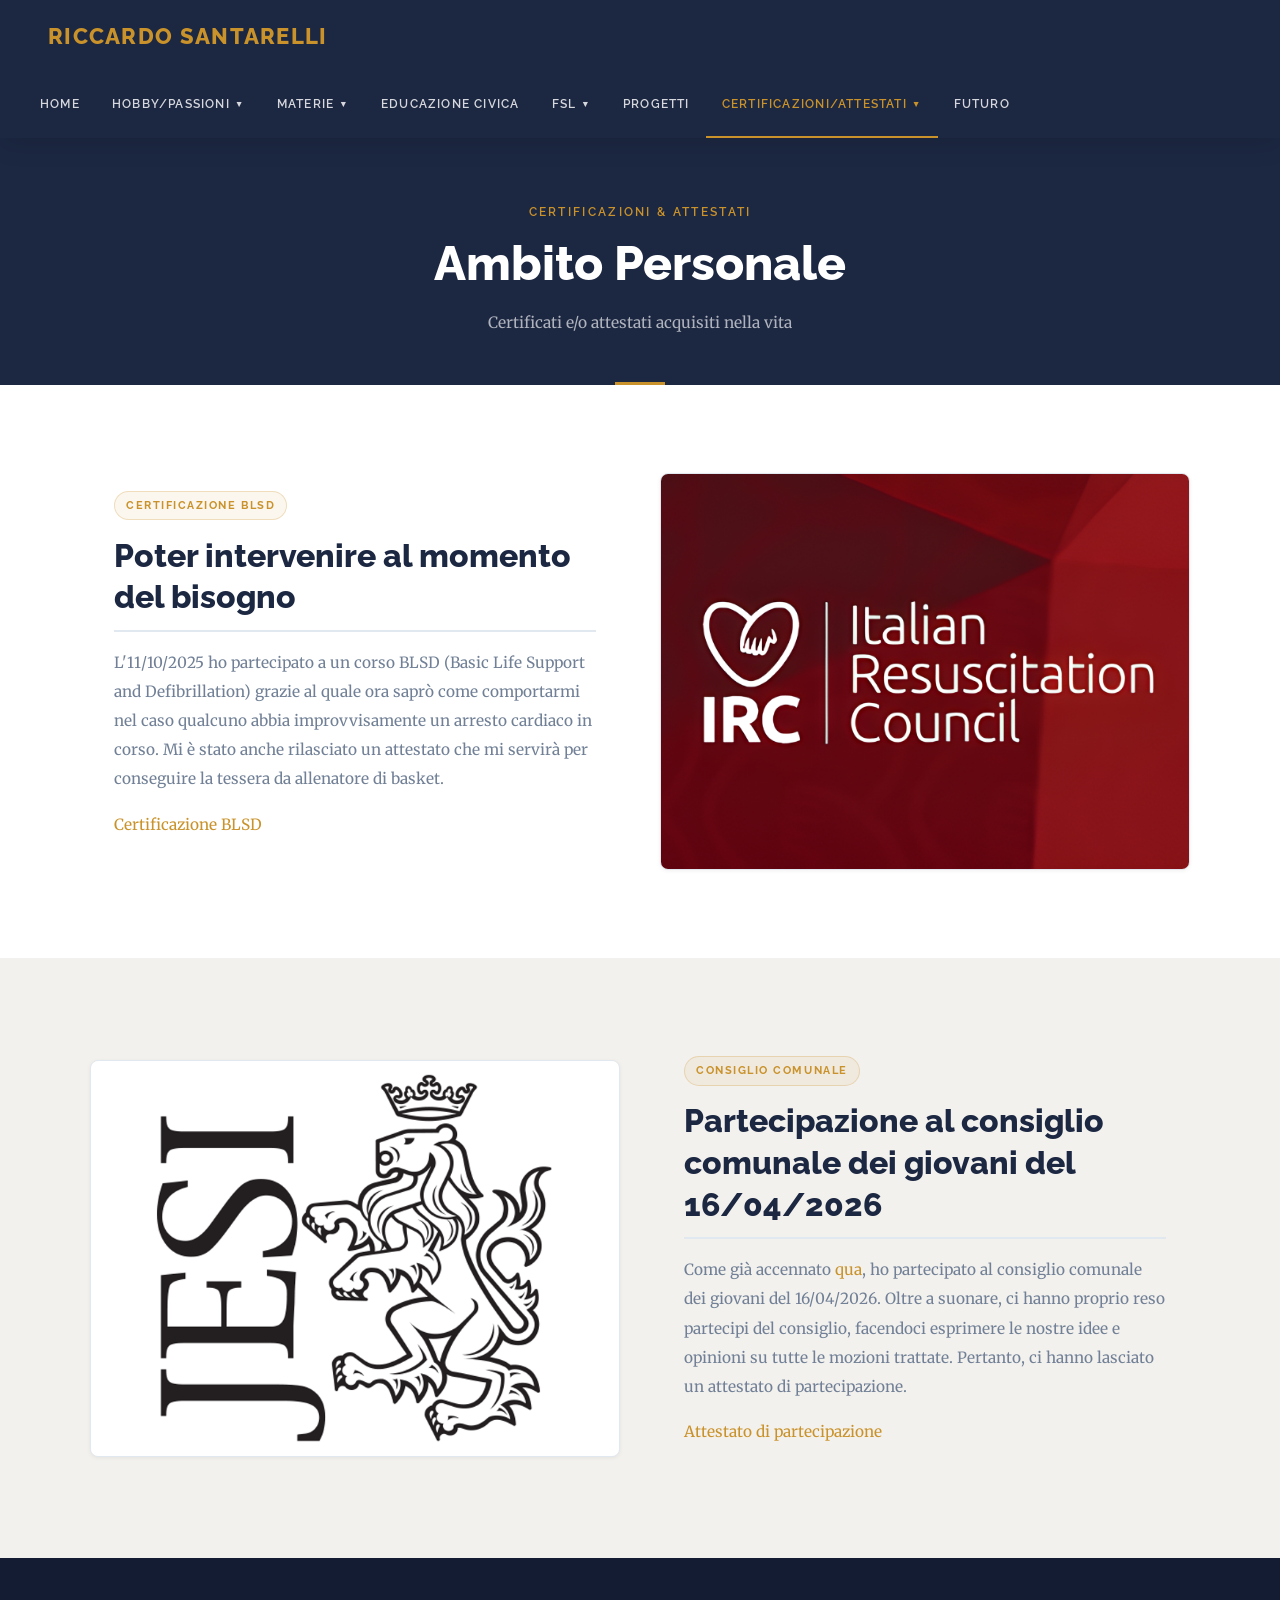
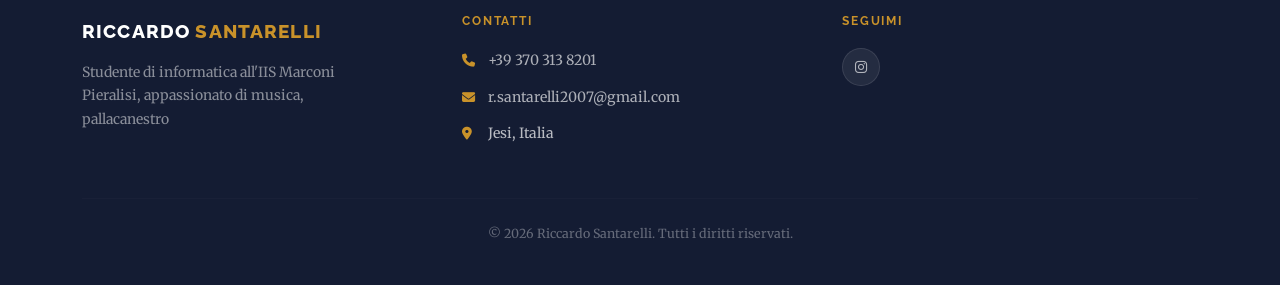
<file: ambito-personale.html>
<!DOCTYPE html>
<html lang="it">
<head>
  <meta charset="UTF-8" />
  <meta name="viewport" content="width=device-width, initial-scale=1.0" />
  <meta name="description" content="Certificazioni — Ambito Personale" />
  <title>Certificazioni — Ambito Personale</title>
  <link rel="stylesheet" href="https://cdn.jsdelivr.net/npm/bootstrap@5.3.2/dist/css/bootstrap.min.css" />
  <link rel="stylesheet" href="https://cdnjs.cloudflare.com/ajax/libs/font-awesome/6.5.0/css/all.min.css" />
  <link rel="preconnect" href="https://fonts.googleapis.com" />
  <link rel="preconnect" href="https://fonts.gstatic.com" crossorigin />
  <link href="https://fonts.googleapis.com/css2?family=Raleway:wght@400;600;700;800&family=Merriweather:wght@300;400&display=swap" rel="stylesheet" />
  <link rel="stylesheet" href="css/style.css" />
</head>
<body>

  <div id="navbar-placeholder"></div>

  <section class="page-hero">
    <div class="container">
      <p class="page-category">Certificazioni & Attestati</p>
      <h1>Ambito Personale</h1>
      <p class="page-description">
        Certificati e/o attestati acquisiti nella vita
      </p>
    </div>
  </section>

  <section class="content-section bg-white">
    <div class="container">
      <div class="row align-items-center gy-4">
        <div class="col-lg-6 fade-in">
          <div class="section-text-block">
            <span class="section-badge">Certificazione BLSD</span>
            <h2 class="section-title">Poter intervenire al momento del bisogno</h2>
            <p class="section-text">
              L'11/10/2025 ho partecipato a un corso BLSD (Basic Life Support and Defibrillation) grazie al
              quale ora saprò come comportarmi nel caso qualcuno abbia improvvisamente un
              arresto cardiaco in corso. Mi è stato anche rilasciato un attestato che mi servirà per
              conseguire la tessera da allenatore di basket.
            </p>
            <p class="section-text">
              <a href="ATTESTATO SANTARELLI RICCARDO blsd-1.png" target="_blank">Certificazione BLSD</a>
            </p>
          </div>
        </div>
        <div class="col-lg-6 fade-in">
          <div class="section-image-wrapper">
            <img class="section-image" src="irc.png" alt="Corsi e diplomi personali" />
          </div>
        </div>
      </div>
    </div>
  </section>

  <section class="content-section bg-alt">
    <div class="container">
      <div class="row align-items-center gy-4">
        <div class="col-lg-6 fade-in">
          <div class="section-image-wrapper">
            <img class="section-image" src="logo jesi.jpg" alt="Brevetti e qualifiche personali" />
          </div>
        </div>
        <div class="col-lg-6 fade-in">
          <div class="section-text-block">
            <span class="section-badge">Consiglio comunale</span>
            <h2 class="section-title">Partecipazione al consiglio comunale dei giovani del 16/04/2026</h2>
            <p class="section-text">
              Come già accennato <a href="progetti.html#collegamentoMusica">qua</a>, ho partecipato al consiglio comunale dei giovani del 16/04/2026.
              Oltre a suonare, ci hanno proprio reso partecipi del consiglio, facendoci esprimere le nostre idee e opinioni su tutte le mozioni trattate. Pertanto, ci hanno lasciato un attestato di partecipazione.
            </p>
            <p class="section-text">
              <a href="pdf/comune.pdf" target="_blank">Attestato di partecipazione</a>
            </p>
          </div>
        </div>
      </div>
    </div>
  </section>

  

  <div id="footer-placeholder"></div>

  <script src="https://cdn.jsdelivr.net/npm/bootstrap@5.3.2/dist/js/bootstrap.bundle.min.js"></script>
  <script src="js/main.js"></script>
</body>
</html>
</file>
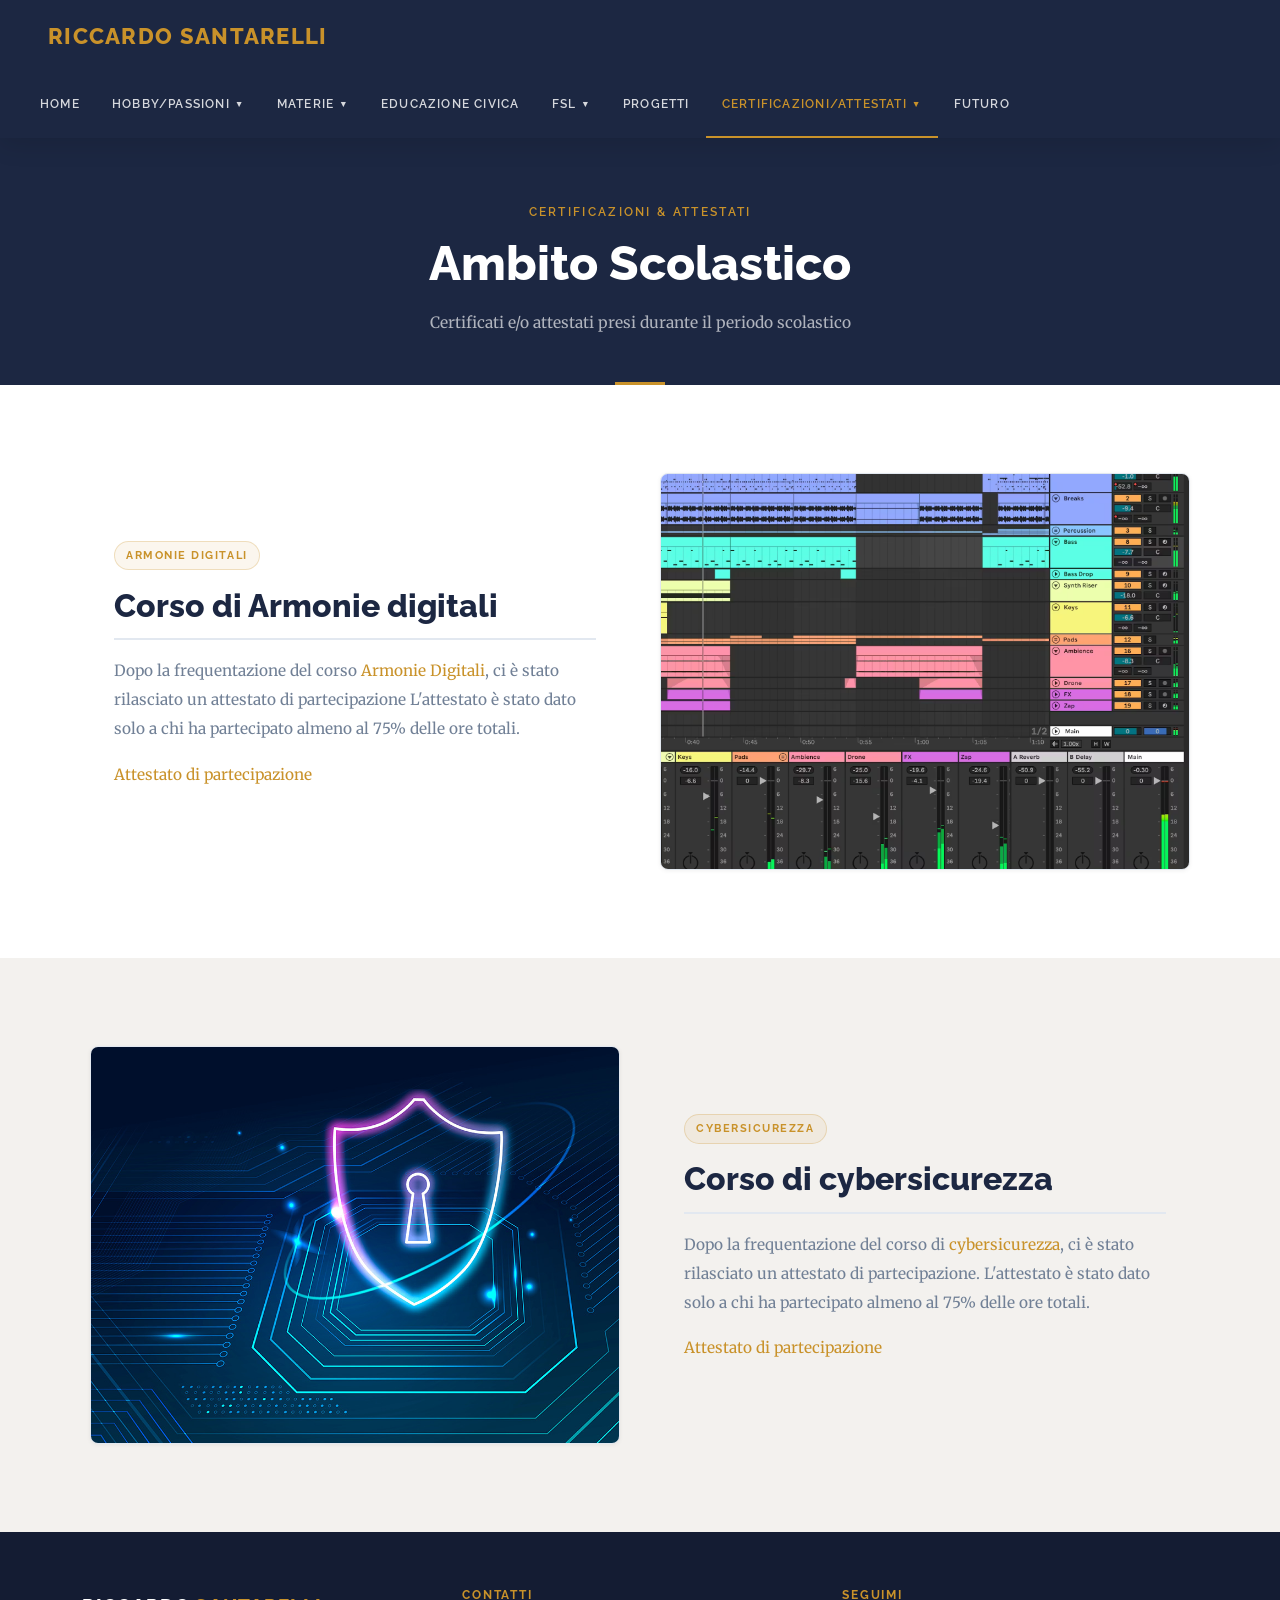
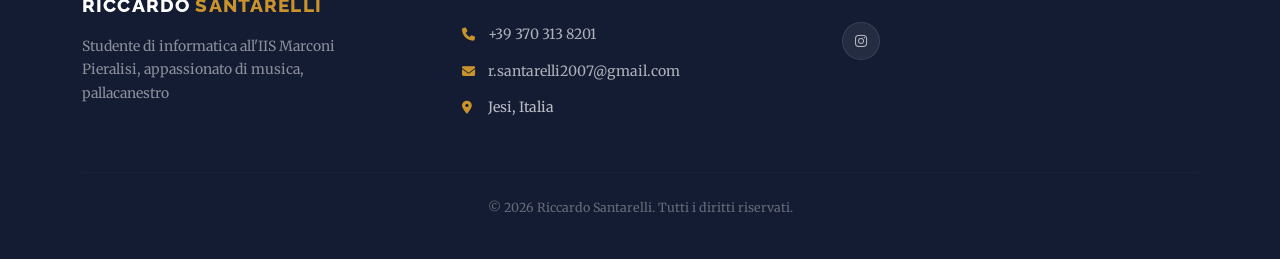
<file: ambito-scolastico.html>
<!DOCTYPE html>
<html lang="it">
<head>
  <meta charset="UTF-8" />
  <meta name="viewport" content="width=device-width, initial-scale=1.0" />
  <meta name="description" content="Certificazioni — Ambito Scolastico" />
  <title>Certificazioni — Ambito Scolastico</title>
  <link rel="stylesheet" href="https://cdn.jsdelivr.net/npm/bootstrap@5.3.2/dist/css/bootstrap.min.css" />
  <link rel="stylesheet" href="https://cdnjs.cloudflare.com/ajax/libs/font-awesome/6.5.0/css/all.min.css" />
  <link rel="preconnect" href="https://fonts.googleapis.com" />
  <link rel="preconnect" href="https://fonts.gstatic.com" crossorigin />
  <link href="https://fonts.googleapis.com/css2?family=Raleway:wght@400;600;700;800&family=Merriweather:wght@300;400&display=swap" rel="stylesheet" />
  <link rel="stylesheet" href="css/style.css" />
</head>
<body>

  <div id="navbar-placeholder"></div>

  <section class="page-hero">
    <div class="container">
      <p class="page-category">Certificazioni & Attestati</p>
      <h1>Ambito Scolastico</h1>
      <p class="page-description">
        Certificati e/o attestati presi durante il periodo scolastico
      </p>
    </div>
  </section>

  <section class="content-section bg-white">
    <div class="container">
      <div class="row align-items-center gy-4">
        <div class="col-lg-6 fade-in">
          <div class="section-text-block">
            <span class="section-badge">Armonie digitali</span>
            <h2 class="section-title">Corso di Armonie digitali</h2>
            <p class="section-text">
              Dopo la frequentazione del corso <a href="progetti.html#collegamentoMusica">Armonie Digitali</a>, ci è stato rilasciato un attestato di partecipazione
              L'attestato è stato dato solo a chi ha partecipato almeno al 75% delle ore totali.
            </p>
            <p class="section-text">
              <a href="pdf/attestato armonie digitali.pdf" target="_blank">Attestato di partecipazione</a>
            </p>
          </div>
        </div>
        <div class="col-lg-6 fade-in">
          <div class="section-image-wrapper">
            <img class="section-image" src="ableton.png" alt="Certificazioni linguistiche" />
          </div>
        </div>
      </div>
    </div>
  </section>

  <section class="content-section bg-alt">
    <div class="container">
      <div class="row align-items-center gy-4">
        <div class="col-lg-6 fade-in">
          <div class="section-image-wrapper">
            <img class="section-image" src="cybersicurezza.jpg" alt="Attestati scolastici" />
          </div>
        </div>
        <div class="col-lg-6 fade-in">
          <div class="section-text-block">
            <span class="section-badge">Cybersicurezza</span>
            <h2 class="section-title">Corso di cybersicurezza</h2>
            <p class="section-text">
              Dopo la frequentazione del corso di <a href="progetti.html#collegamentoCyber">cybersicurezza</a>, ci è stato rilasciato un attestato di partecipazione.
              L'attestato è stato dato solo a chi ha partecipato almeno al 75% delle ore totali.
            </p>
            <p class="section-text">
              <a href="pdf/attestato cybersicurezza.pdf" target="_blank">Attestato di partecipazione</a>
            </p>
          </div>
        </div>
      </div>
    </div>
  </section>

  <div id="footer-placeholder"></div>

  <script src="https://cdn.jsdelivr.net/npm/bootstrap@5.3.2/dist/js/bootstrap.bundle.min.js"></script>
  <script src="js/main.js"></script>
</body>
</html>
</file>
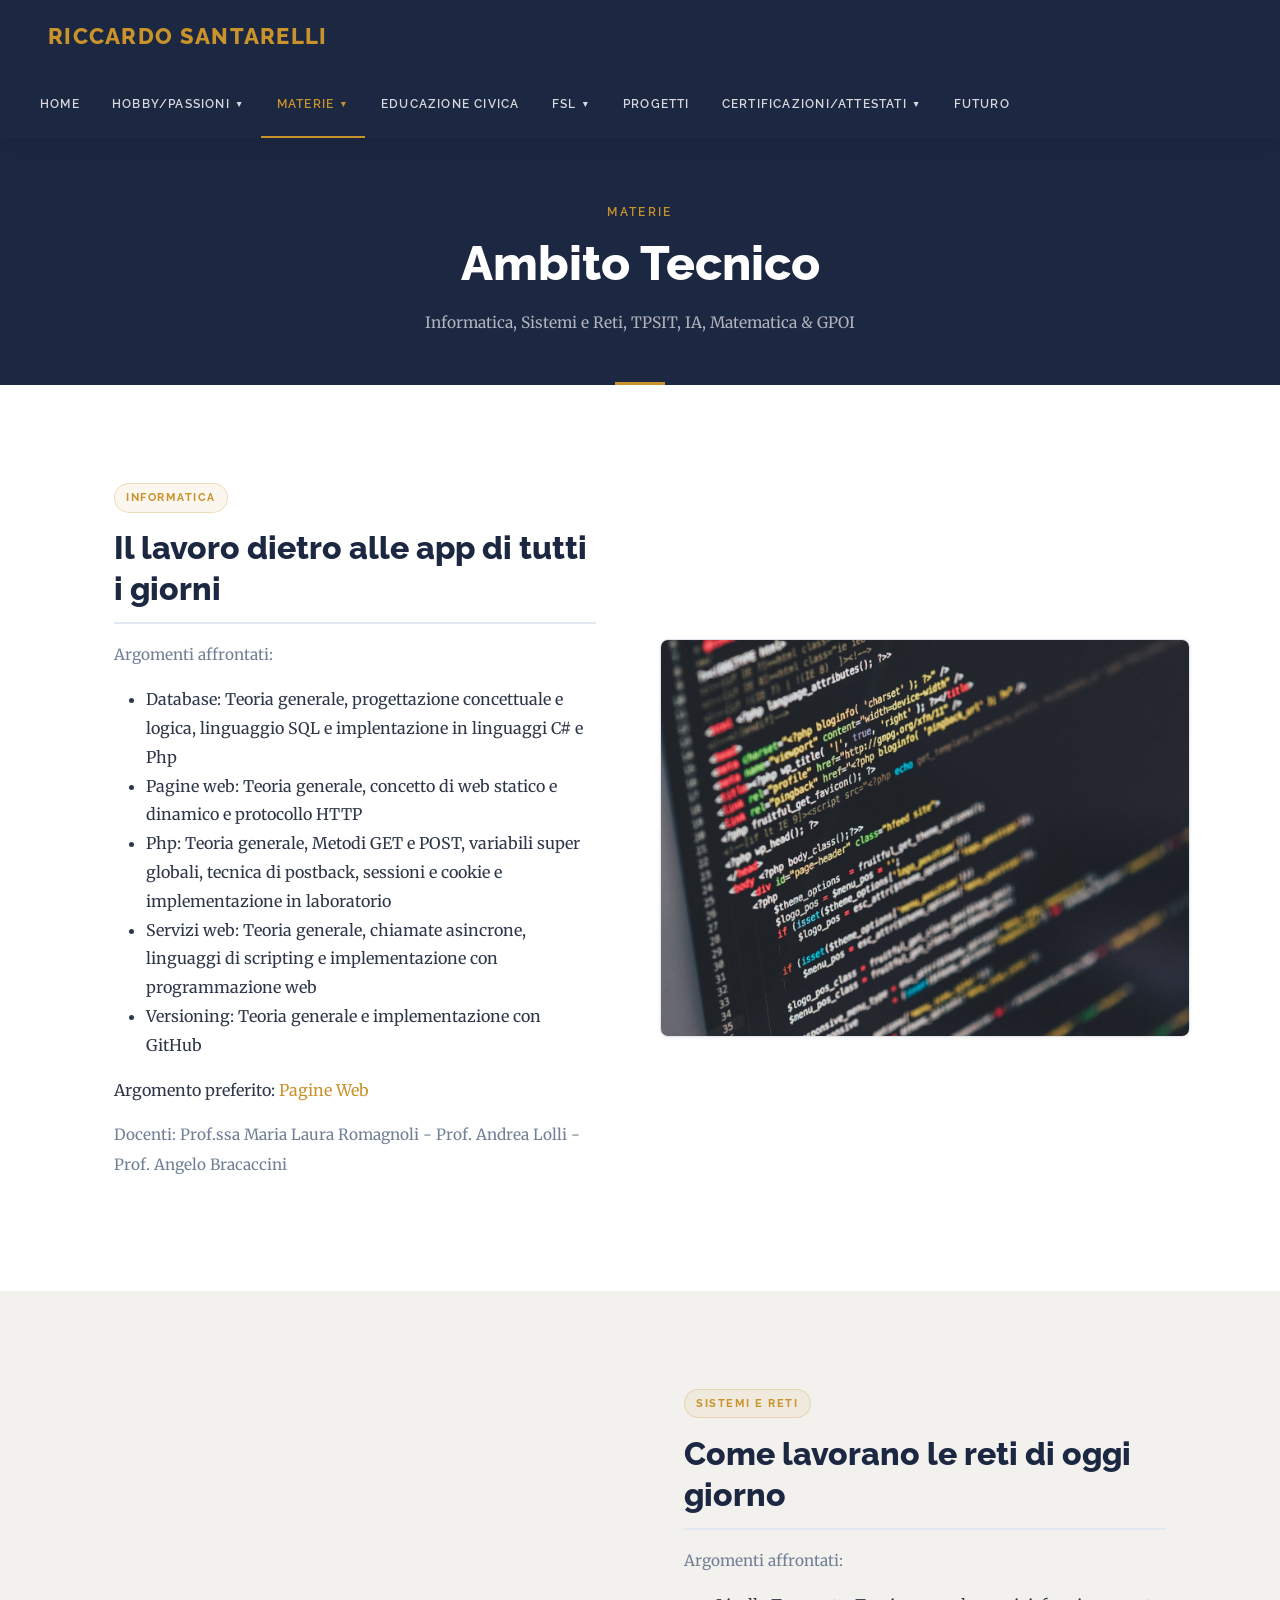
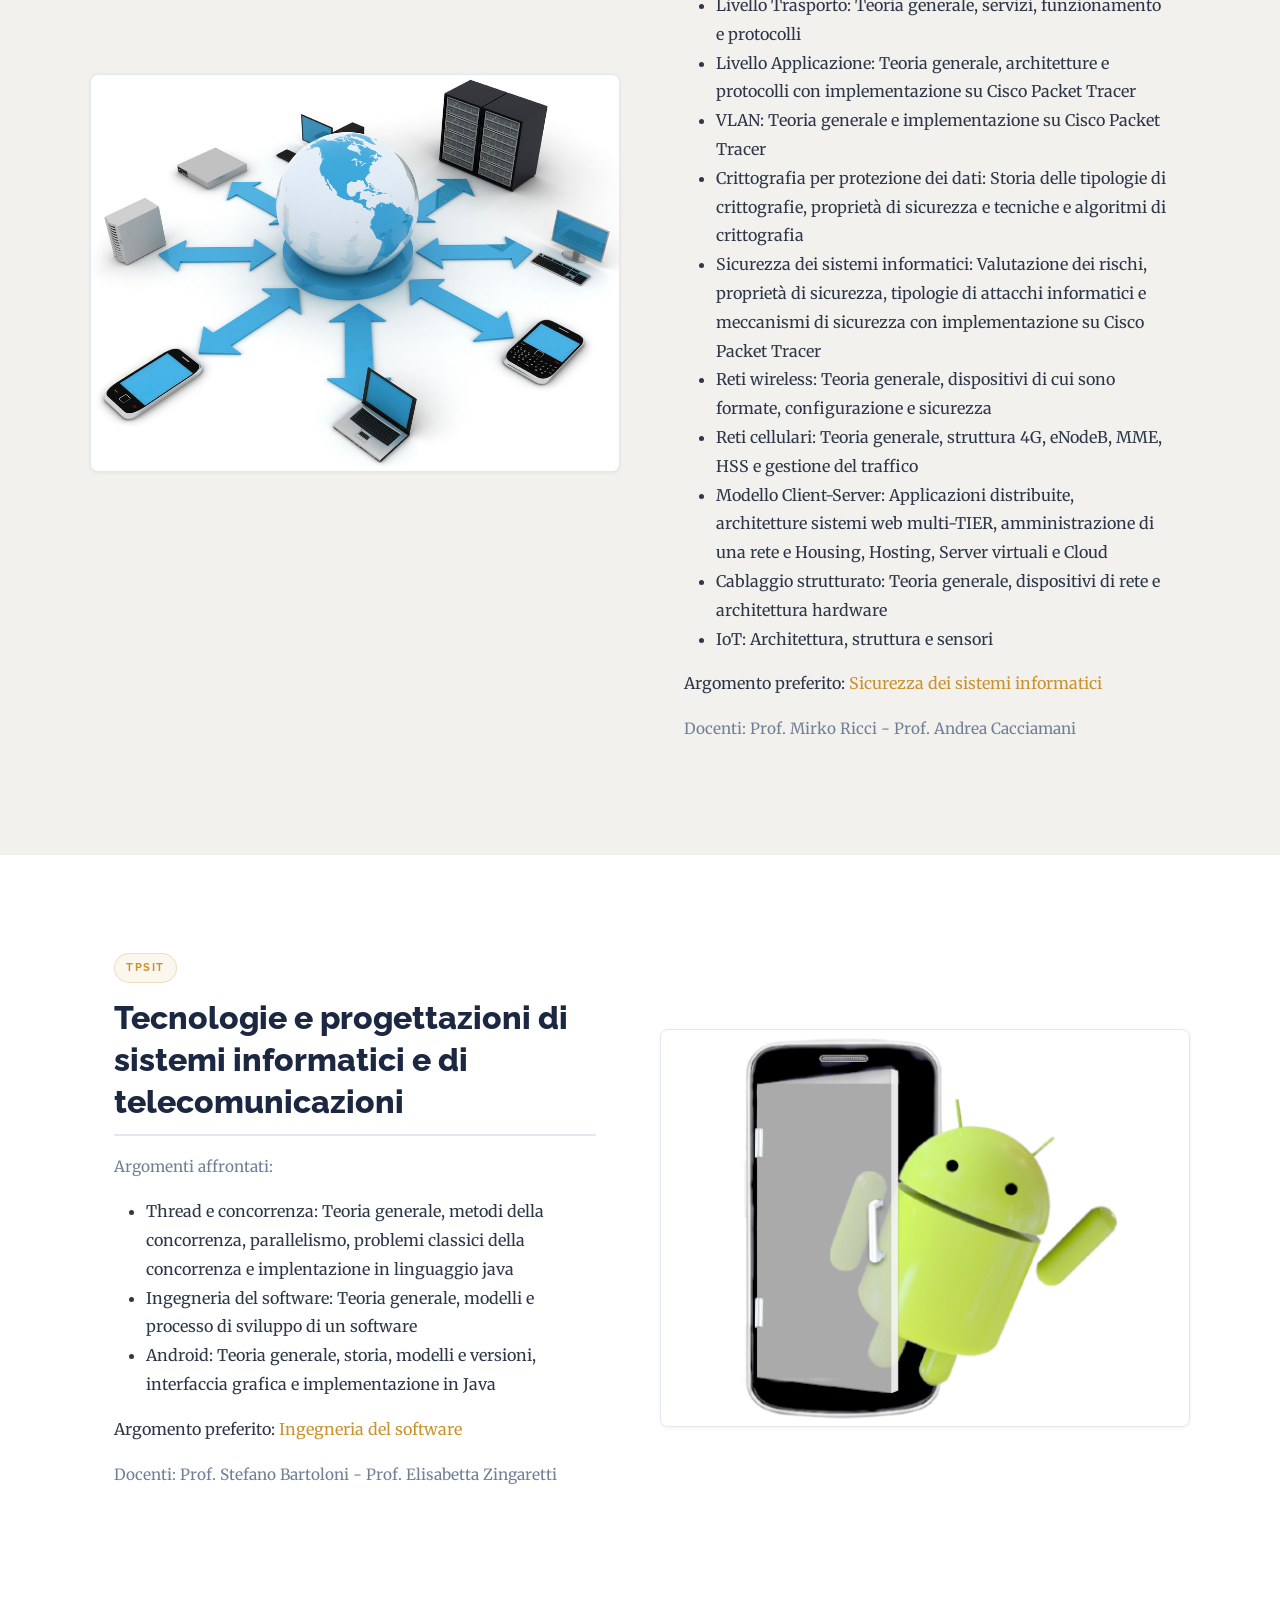
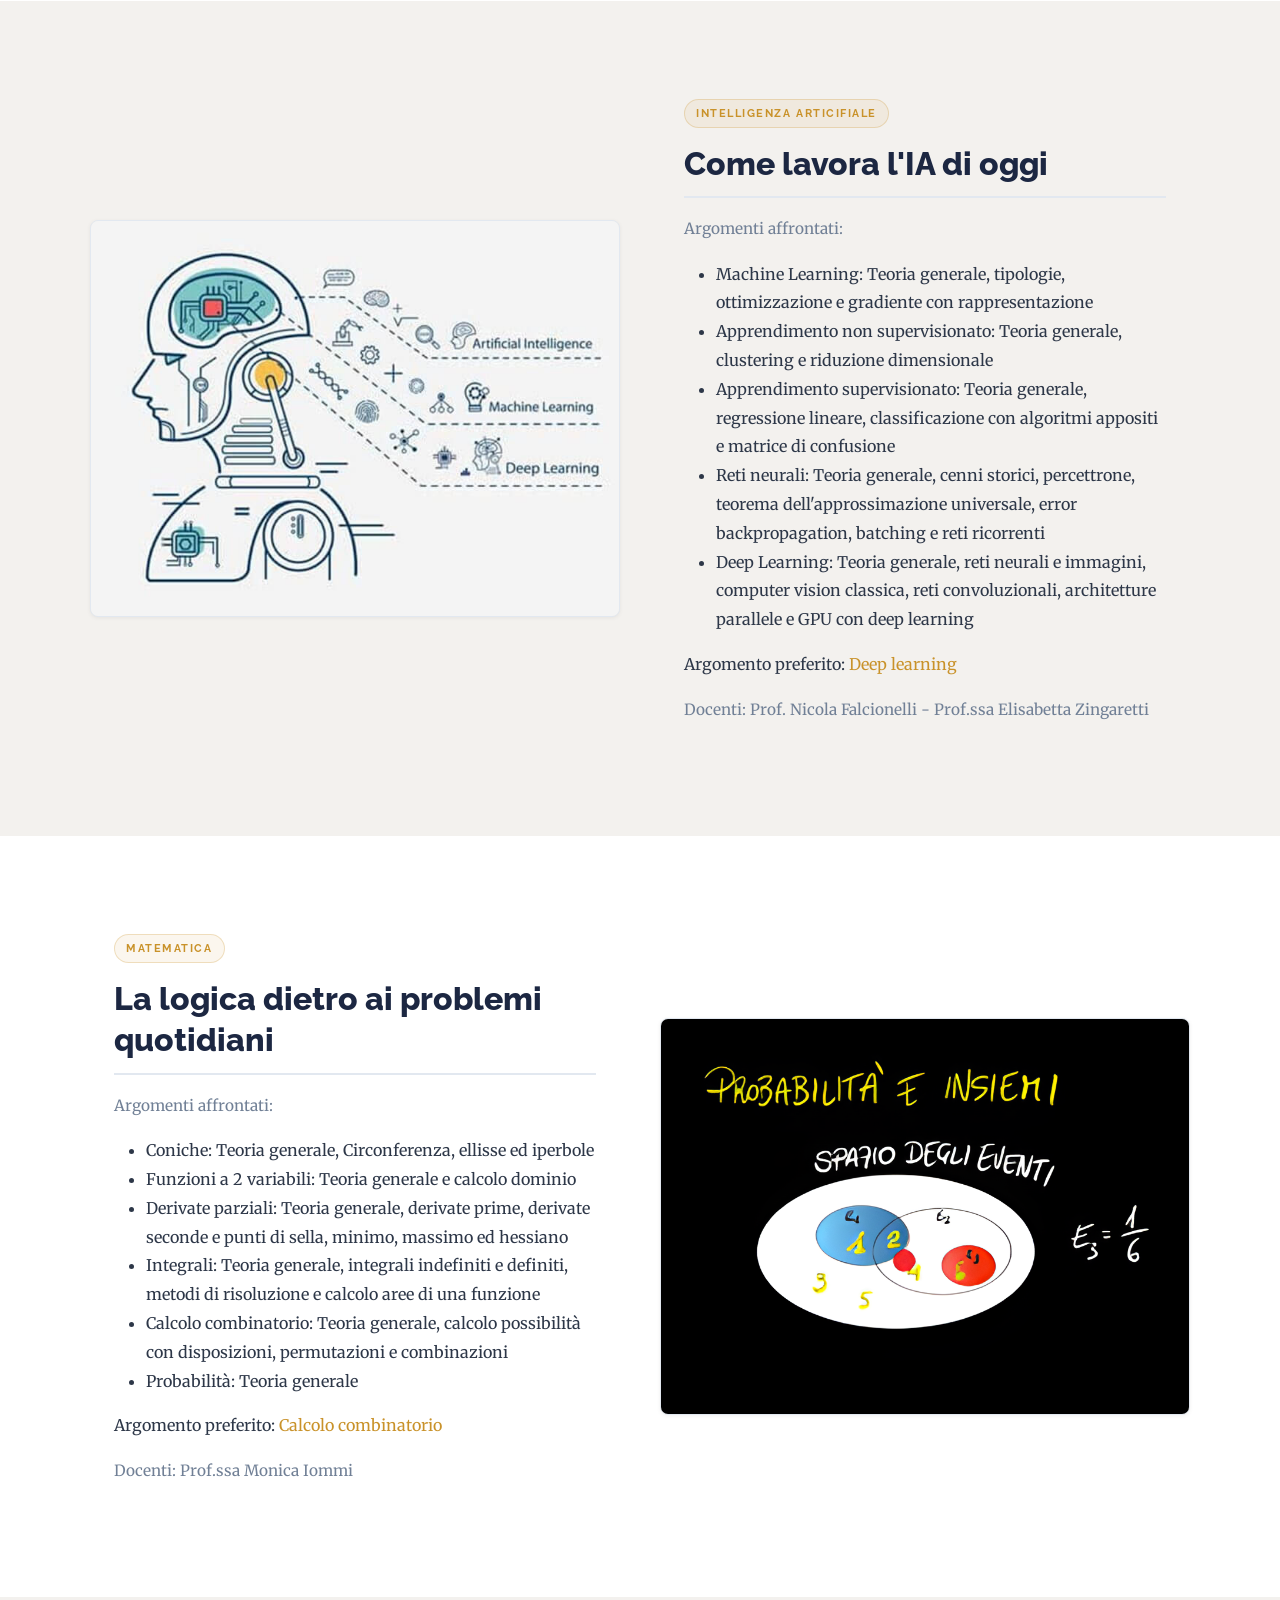
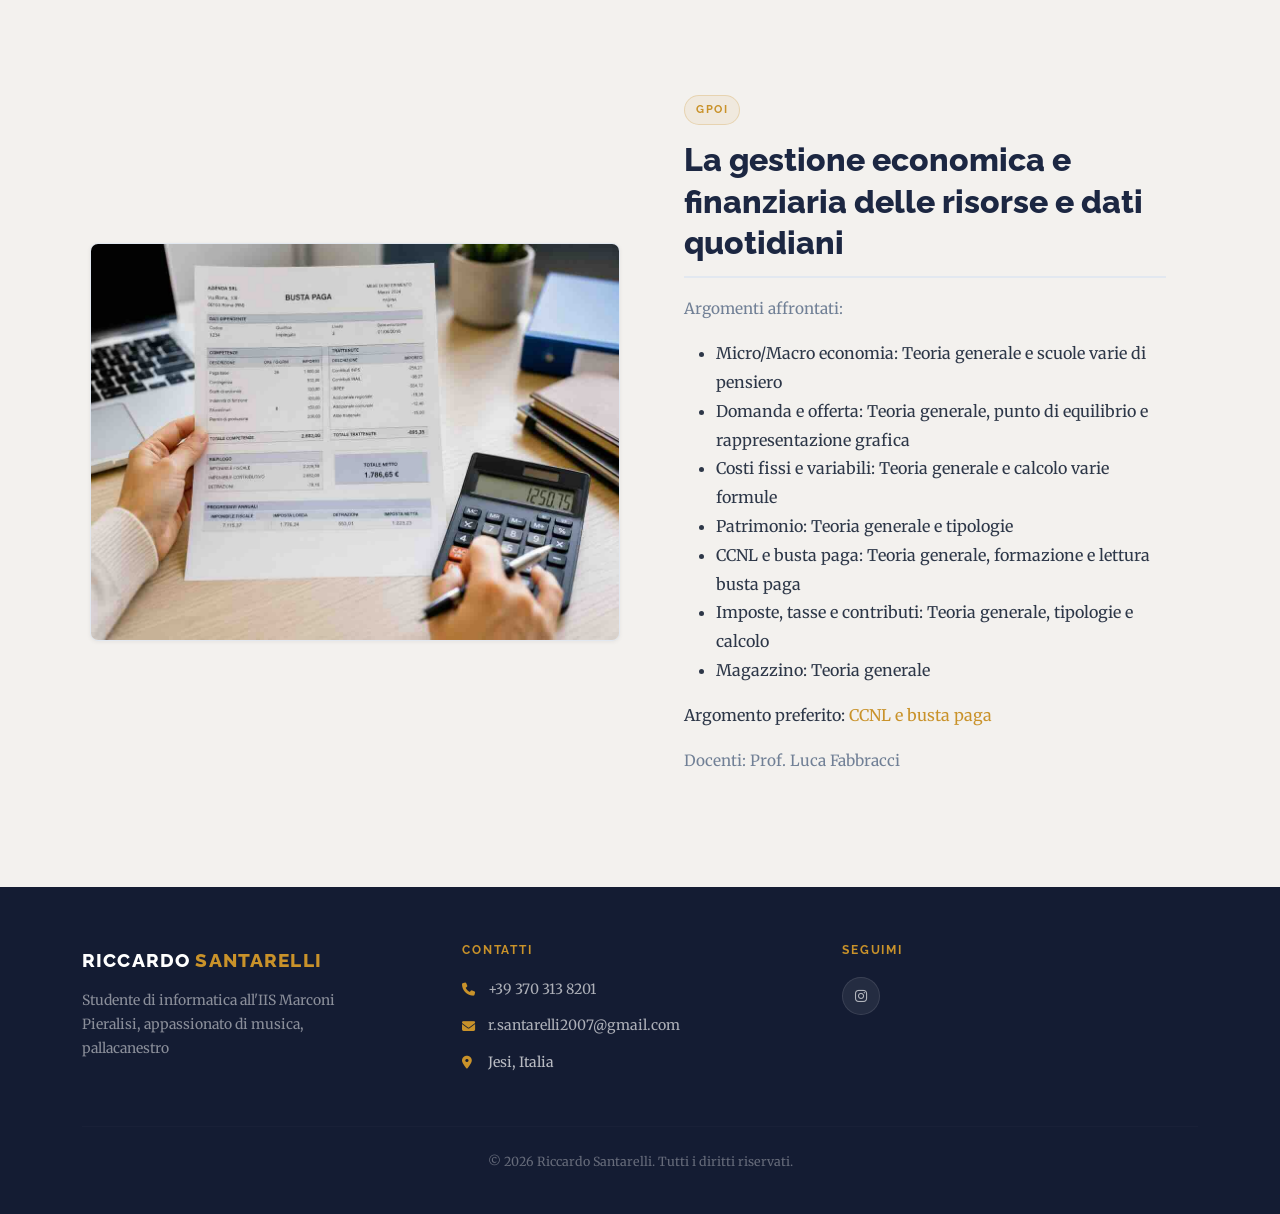
<file: ambito-tecnico.html>
<!DOCTYPE html>
<html lang="it">
<head>
  <meta charset="UTF-8" />
  <meta name="viewport" content="width=device-width, initial-scale=1.0" />
  <meta name="description" content="Materie - Ambito Tecnico" />
  <title>Materie — Ambito Tecnico</title>
  <link rel="stylesheet" href="https://cdn.jsdelivr.net/npm/bootstrap@5.3.2/dist/css/bootstrap.min.css" />
  <link rel="stylesheet" href="https://cdnjs.cloudflare.com/ajax/libs/font-awesome/6.5.0/css/all.min.css" />
  <link rel="preconnect" href="https://fonts.googleapis.com" />
  <link rel="preconnect" href="https://fonts.gstatic.com" crossorigin />
  <link href="https://fonts.googleapis.com/css2?family=Raleway:wght@400;600;700;800&family=Merriweather:wght@300;400&display=swap" rel="stylesheet" />
  <link rel="stylesheet" href="css/style.css" />
</head>
<body>

  <div id="navbar-placeholder"></div>

  <section class="page-hero">
    <div class="container">
      <p class="page-category">Materie</p>
      <h1>Ambito Tecnico</h1>
      <p class="page-description">Informatica, Sistemi e Reti, TPSIT, IA, Matematica & GPOI</p>
    </div>
  </section>

  <section class="content-section bg-white">
    <div class="container">
      <div class="row align-items-center gy-4">
        <div class="col-lg-6 fade-in">
          <div class="section-text-block">
            <span class="section-badge">Informatica</span>
            <h2 class="section-title">Il lavoro dietro alle app di tutti i giorni</h2>
            <p class="section-text">
              Argomenti affrontati:
              <ul>
                <li>Database: Teoria generale, progettazione concettuale e logica, linguaggio SQL e implentazione in linguaggi C# e Php</li>
                <li>Pagine web: Teoria generale, concetto di web statico e dinamico e protocollo HTTP</li>
                <li>Php: Teoria generale, Metodi GET e POST, variabili super globali, tecnica di postback, sessioni e cookie e implementazione in laboratorio</li>
                <li>Servizi web: Teoria generale, chiamate asincrone, linguaggi di scripting e implementazione con programmazione web</li>
                <li>Versioning: Teoria generale e implementazione con GitHub</li>
              </ul>
              Argomento preferito: <a href="argomenti-preferiti.html#pagineWeb">Pagine Web</a>
            </p>
            <p class="section-text">
              Docenti: Prof.ssa Maria Laura Romagnoli - Prof. Andrea Lolli - Prof. Angelo Bracaccini
            </p>
          </div>
        </div>
        <div class="col-lg-6 fade-in">
          <div class="section-image-wrapper">
            <img class="section-image" src="codice.jpg" alt="Materie tecniche" />
          </div>
        </div>
      </div>
    </div>
  </section>

  <section class="content-section bg-alt">
    <div class="container">
      <div class="row align-items-center gy-4">
        <div class="col-lg-6 fade-in">
          <div class="section-image-wrapper">
            <img class="section-image" src="reti.jpeg" alt="Il mio futuro professionale" />
          </div>
        </div>
        <div class="col-lg-6 fade-in">
          <div class="section-text-block">
            <span class="section-badge">Sistemi e Reti</span>
            <h2 class="section-title">Come lavorano le reti di oggi giorno</h2>
            <p class="section-text">
              Argomenti affrontati:
              <ul>
                <li>Livello Trasporto: Teoria generale, servizi, funzionamento e protocolli</li>
                <li>Livello Applicazione: Teoria generale, architetture e protocolli con implementazione su Cisco Packet Tracer</li>
                <li>VLAN: Teoria generale e implementazione su Cisco Packet Tracer</li>
                <li>Crittografia per protezione dei dati: Storia delle tipologie di crittografie, proprietà di sicurezza e tecniche e algoritmi di crittografia</li>
                <li>Sicurezza dei sistemi informatici: Valutazione dei rischi, proprietà di sicurezza, tipologie di attacchi informatici e meccanismi di sicurezza con implementazione su Cisco Packet Tracer</li>
                <li>Reti wireless: Teoria generale, dispositivi di cui sono formate, configurazione e sicurezza</li>
                <li>Reti cellulari: Teoria generale, struttura 4G, eNodeB, MME, HSS e gestione del traffico</li>
                <li>Modello Client-Server: Applicazioni distribuite, architetture sistemi web multi-TIER, amministrazione di una rete e Housing, Hosting, Server virtuali e Cloud</li>
                <li>Cablaggio strutturato: Teoria generale, dispositivi di rete e architettura hardware</li>
                <li>IoT: Architettura, struttura e sensori</li>
              </ul>
              Argomento preferito: <a href="argomenti-preferiti.html#sicurezza">Sicurezza dei sistemi informatici</a>
            </p>
            <p class="section-text">
              Docenti: Prof. Mirko Ricci - Prof. Andrea Cacciamani
            </p>
          </div>
        </div>
      </div>
    </div>
  </section>

  <section class="content-section bg-white">
    <div class="container">
      <div class="row align-items-center gy-4">
        <div class="col-lg-6 fade-in">
          <div class="section-text-block">
            <span class="section-badge">TPSIT</span>
            <h2 class="section-title">Tecnologie e progettazioni di sistemi informatici e di telecomunicazioni</h2>
            <p class="section-text">
              Argomenti affrontati:
              <ul>
                <li>Thread e concorrenza: Teoria generale, metodi della concorrenza, parallelismo, problemi classici della concorrenza e implentazione in linguaggio java</li>
                <li>Ingegneria del software: Teoria generale, modelli e processo di sviluppo di un software</li>
                <li>Android: Teoria generale, storia, modelli e versioni, interfaccia grafica e implementazione in Java</li>
              </ul>
              Argomento preferito: <a href="argomenti-preferiti.html#ingegneria">Ingegneria del software</a>
            </p>
            <p class="section-text">
              Docenti: Prof. Stefano Bartoloni - Prof. Elisabetta Zingaretti
            </p>
          </div>
        </div>
        <div class="col-lg-6 fade-in">
          <div class="section-image-wrapper">
            <img class="section-image" src="android.png" alt="Materie tecniche" />
          </div>
        </div>
      </div>
    </div>
  </section>

  <section class="content-section bg-alt">
    <div class="container">
      <div class="row align-items-center gy-4">
        <div class="col-lg-6 fade-in">
          <div class="section-image-wrapper">
            <img class="section-image" src="ia.jpg" alt="Il mio futuro professionale" />
          </div>
        </div>
        <div class="col-lg-6 fade-in">
          <div class="section-text-block">
            <span class="section-badge">Intelligenza articifiale</span>
            <h2 class="section-title">Come lavora l'IA di oggi</h2>
            <p class="section-text">
              Argomenti affrontati:
              <ul>
                <li>Machine Learning: Teoria generale, tipologie, ottimizzazione e gradiente con rappresentazione</li>
                <li>Apprendimento non supervisionato: Teoria generale, clustering e riduzione dimensionale</li>
                <li>Apprendimento supervisionato: Teoria generale, regressione lineare, classificazione con algoritmi appositi e matrice di confusione</li>
                <li>Reti neurali: Teoria generale, cenni storici, percettrone, teorema dell'approssimazione universale, error backpropagation, batching e reti ricorrenti</li>
                <li>Deep Learning: Teoria generale, reti neurali e immagini, computer vision classica, reti convoluzionali, architetture parallele e GPU con deep learning</li>
              </ul>
              Argomento preferito: <a href="argomenti-preferiti.html#ia">Deep learning</a>
            </p>
            <p class="section-text">
              Docenti: Prof. Nicola Falcionelli - Prof.ssa Elisabetta Zingaretti
            </p>
          </div>
        </div>
      </div>
    </div>
  </section>

  <section class="content-section bg-white">
    <div class="container">
      <div class="row align-items-center gy-4">
        <div class="col-lg-6 fade-in">
          <div class="section-text-block">
            <span class="section-badge">Matematica</span>
            <h2 class="section-title">La logica dietro ai problemi quotidiani</h2>
            <p class="section-text">
              Argomenti affrontati:
              <ul>
                <li>Coniche: Teoria generale, Circonferenza, ellisse ed iperbole</li>
                <li>Funzioni a 2 variabili: Teoria generale e calcolo dominio</li>
                <li>Derivate parziali: Teoria generale, derivate prime, derivate seconde e punti di sella, minimo, massimo ed hessiano</li>
                <li>Integrali: Teoria generale, integrali indefiniti e definiti, metodi di risoluzione e calcolo aree di una funzione</li>
                <li>Calcolo combinatorio: Teoria generale, calcolo possibilità con disposizioni, permutazioni e combinazioni</li>
                <li>Probabilità: Teoria generale</li>
              </ul>
              Argomento preferito: <a href="argomenti-preferiti.html#matematica">Calcolo combinatorio</a>
            </p>
            <p class="section-text">
              Docenti: Prof.ssa Monica Iommi
            </p>
          </div>
        </div>
        <div class="col-lg-6 fade-in">
          <div class="section-image-wrapper">
            <img class="section-image" src="matematica.png" alt="Materie tecniche" />
          </div>
        </div>
      </div>
    </div>
  </section>

  <section class="content-section bg-alt">
    <div class="container">
      <div class="row align-items-center gy-4">
        <div class="col-lg-6 fade-in">
          <div class="section-image-wrapper">
            <img class="section-image" src="busta-paga.jpg" alt="Il mio futuro professionale" />
          </div>
        </div>
        <div class="col-lg-6 fade-in">
          <div class="section-text-block">
            <span class="section-badge">GPOI</span>
            <h2 class="section-title">La gestione economica e finanziaria delle risorse e dati quotidiani</h2>
            <p class="section-text">
              Argomenti affrontati:
              <ul>
                <li>Micro/Macro economia: Teoria generale e scuole varie di pensiero</li>
                <li>Domanda e offerta: Teoria generale, punto di equilibrio e rappresentazione grafica</li>
                <li>Costi fissi e variabili: Teoria generale e calcolo varie formule</li>
                <li>Patrimonio: Teoria generale e tipologie</li>
                <li>CCNL e busta paga: Teoria generale, formazione e lettura busta paga </li>
                <li>Imposte, tasse e contributi: Teoria generale, tipologie e calcolo</li>
                <li>Magazzino: Teoria generale</li>
              </ul>
              Argomento preferito: <a href="argomenti-preferiti.html#gpoi">CCNL e busta paga</a>
            </p>
            <p class="section-text">
              Docenti: Prof. Luca Fabbracci
            </p>
          </div>
        </div>
      </div>
    </div>
  </section>

  <div id="footer-placeholder"></div>

  <script src="https://cdn.jsdelivr.net/npm/bootstrap@5.3.2/dist/js/bootstrap.bundle.min.js"></script>
  <script src="js/main.js"></script>
</body>
</html>
</file>
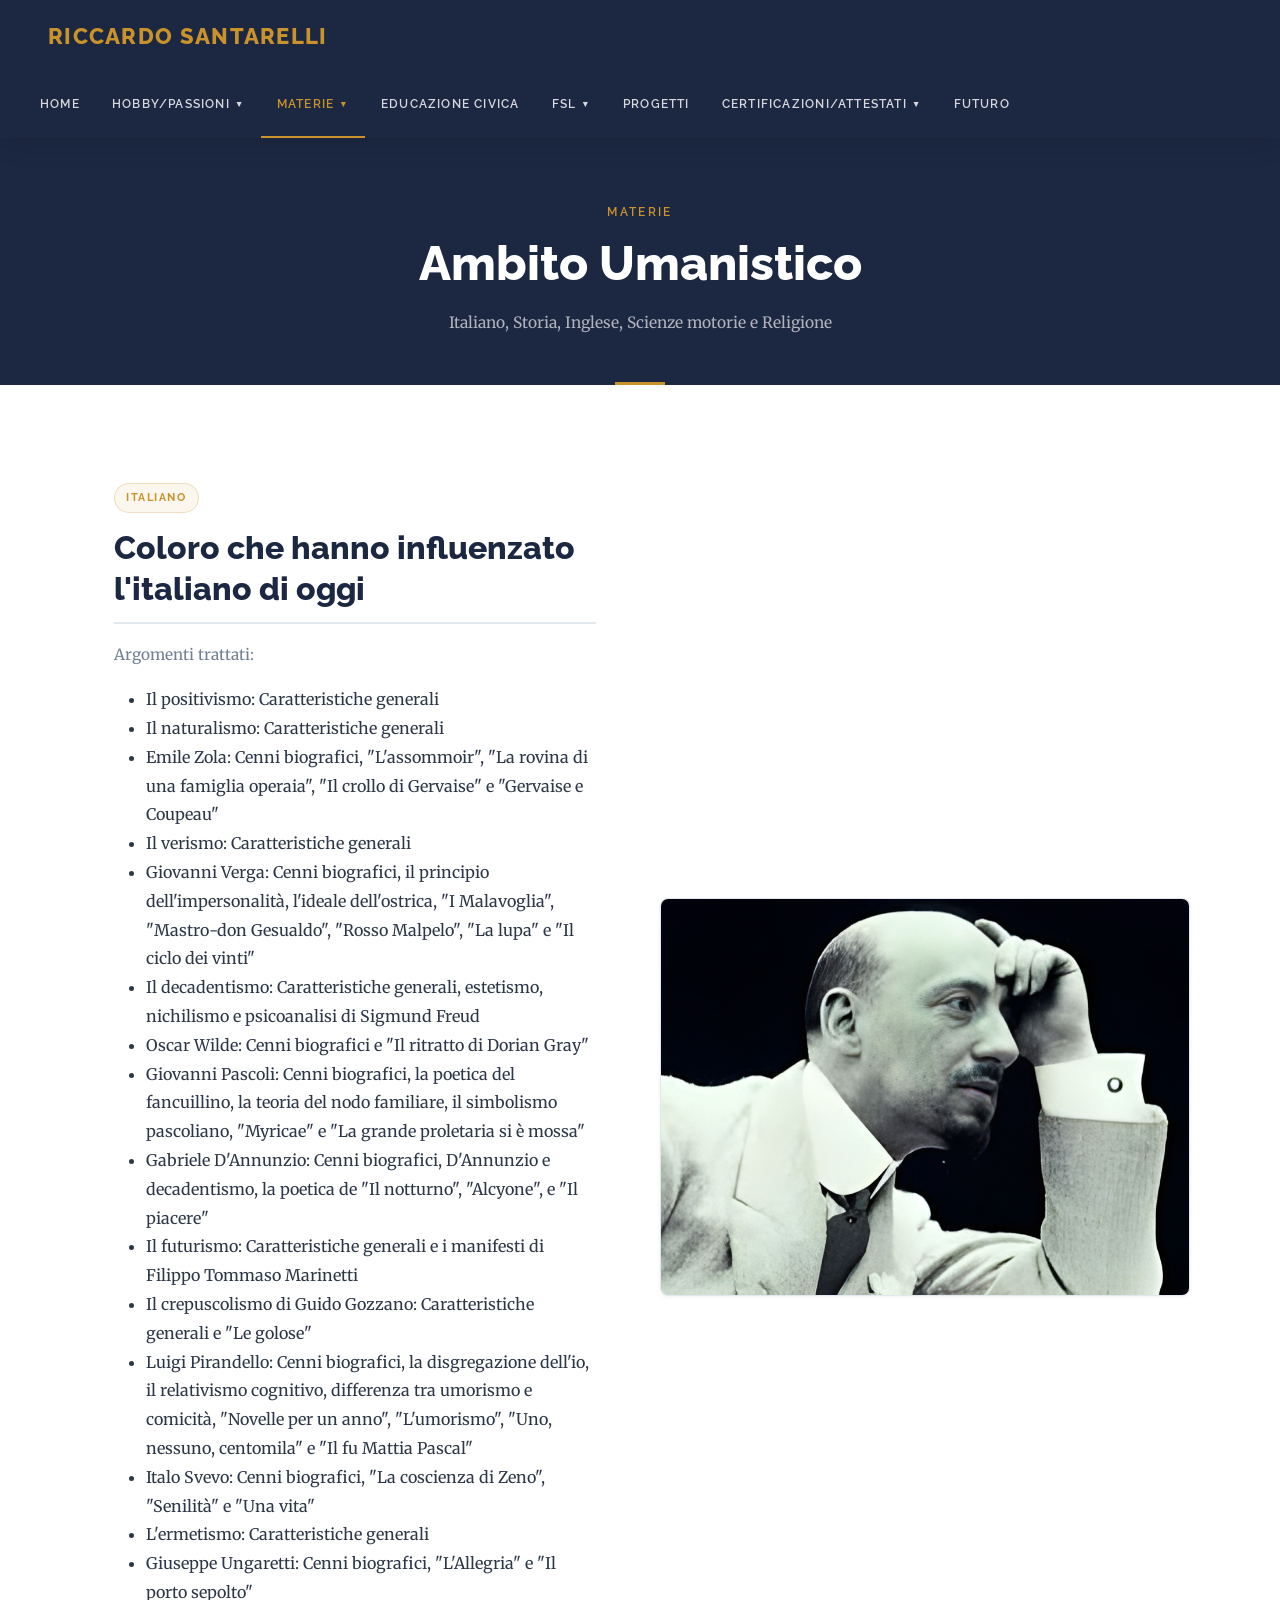
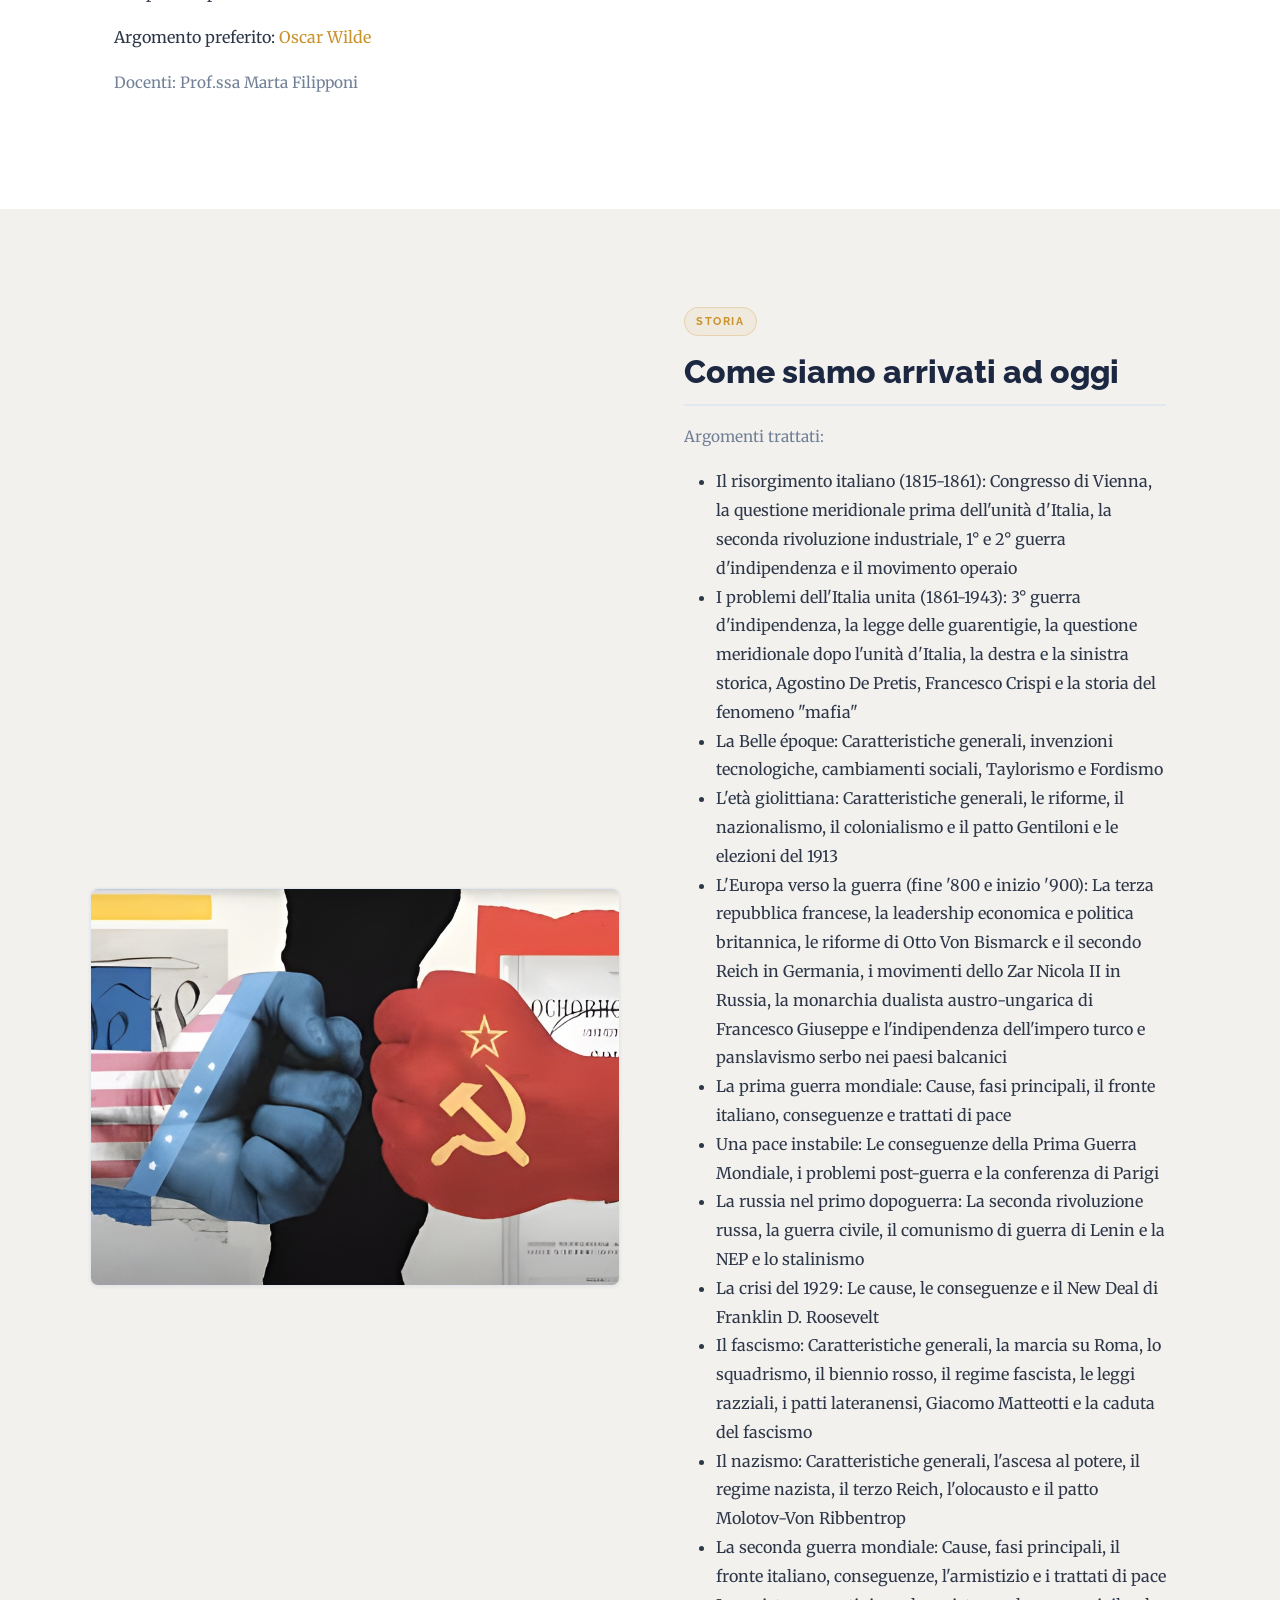
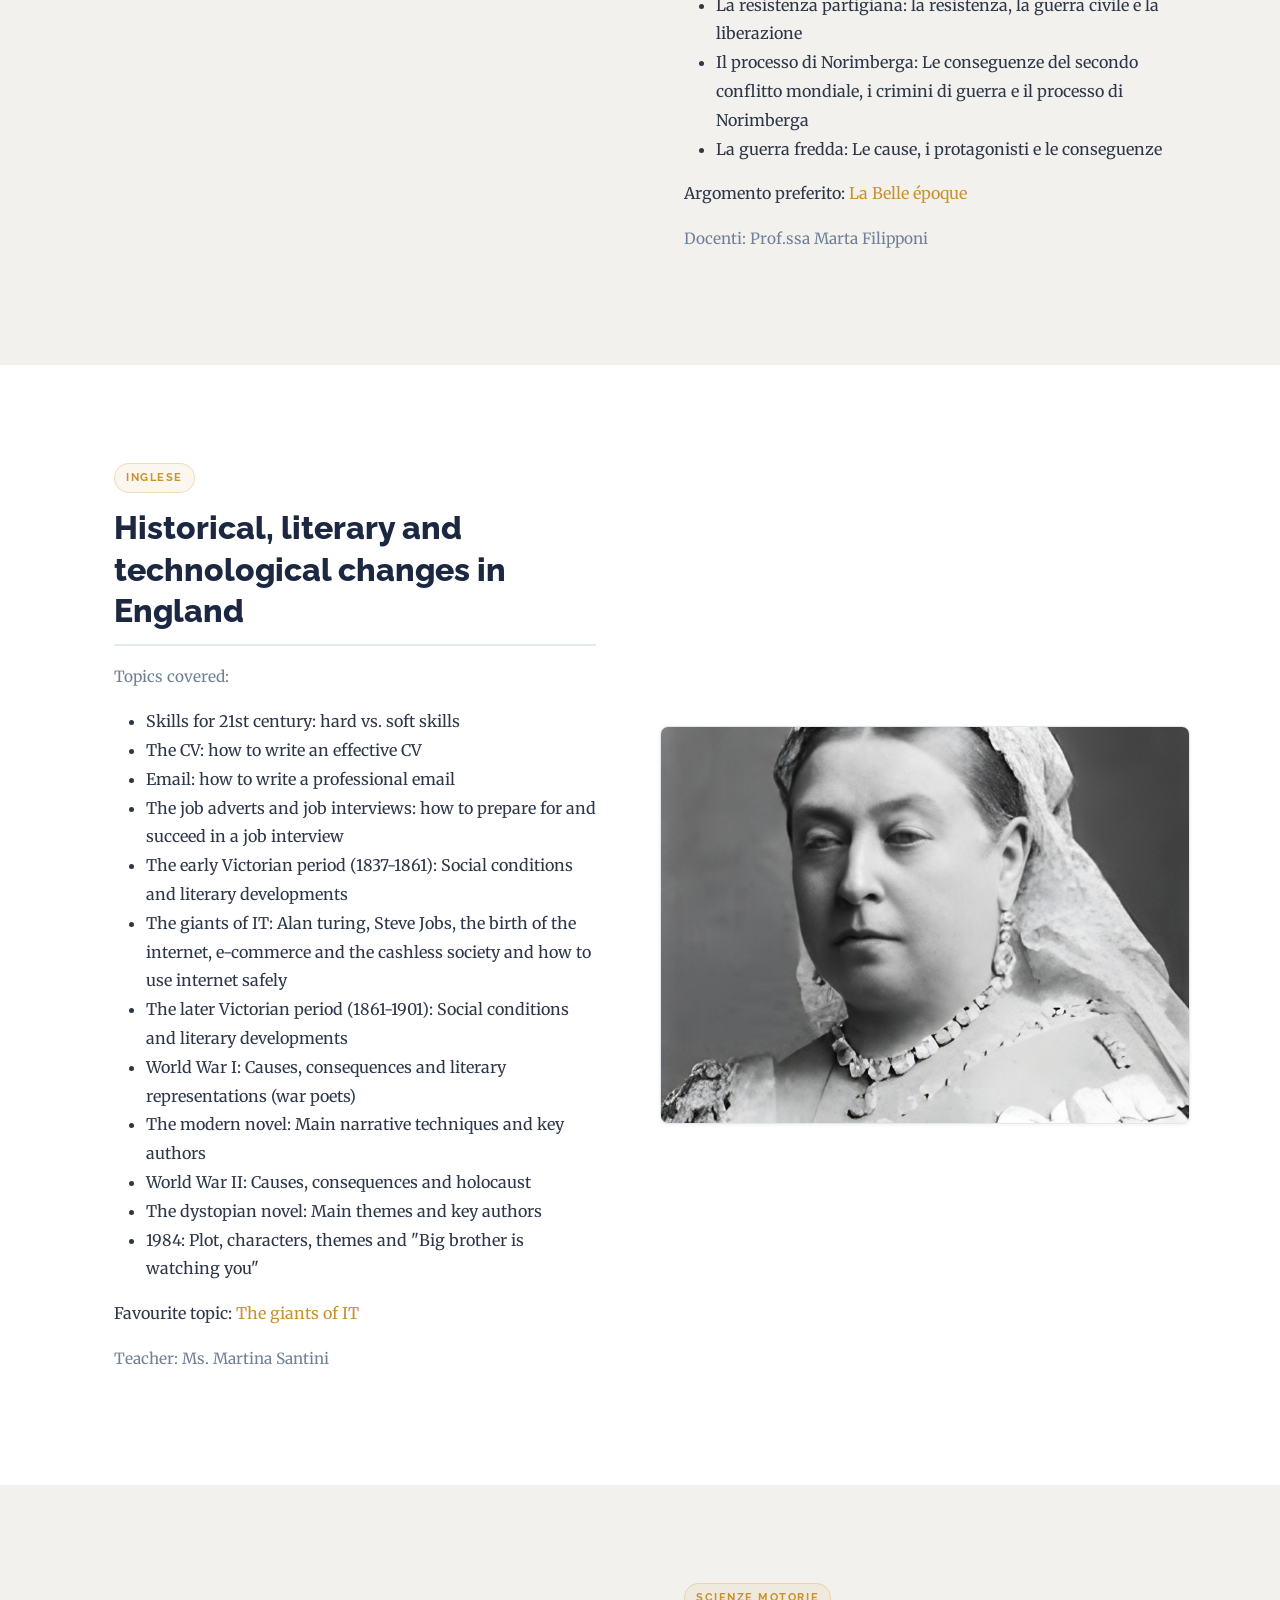
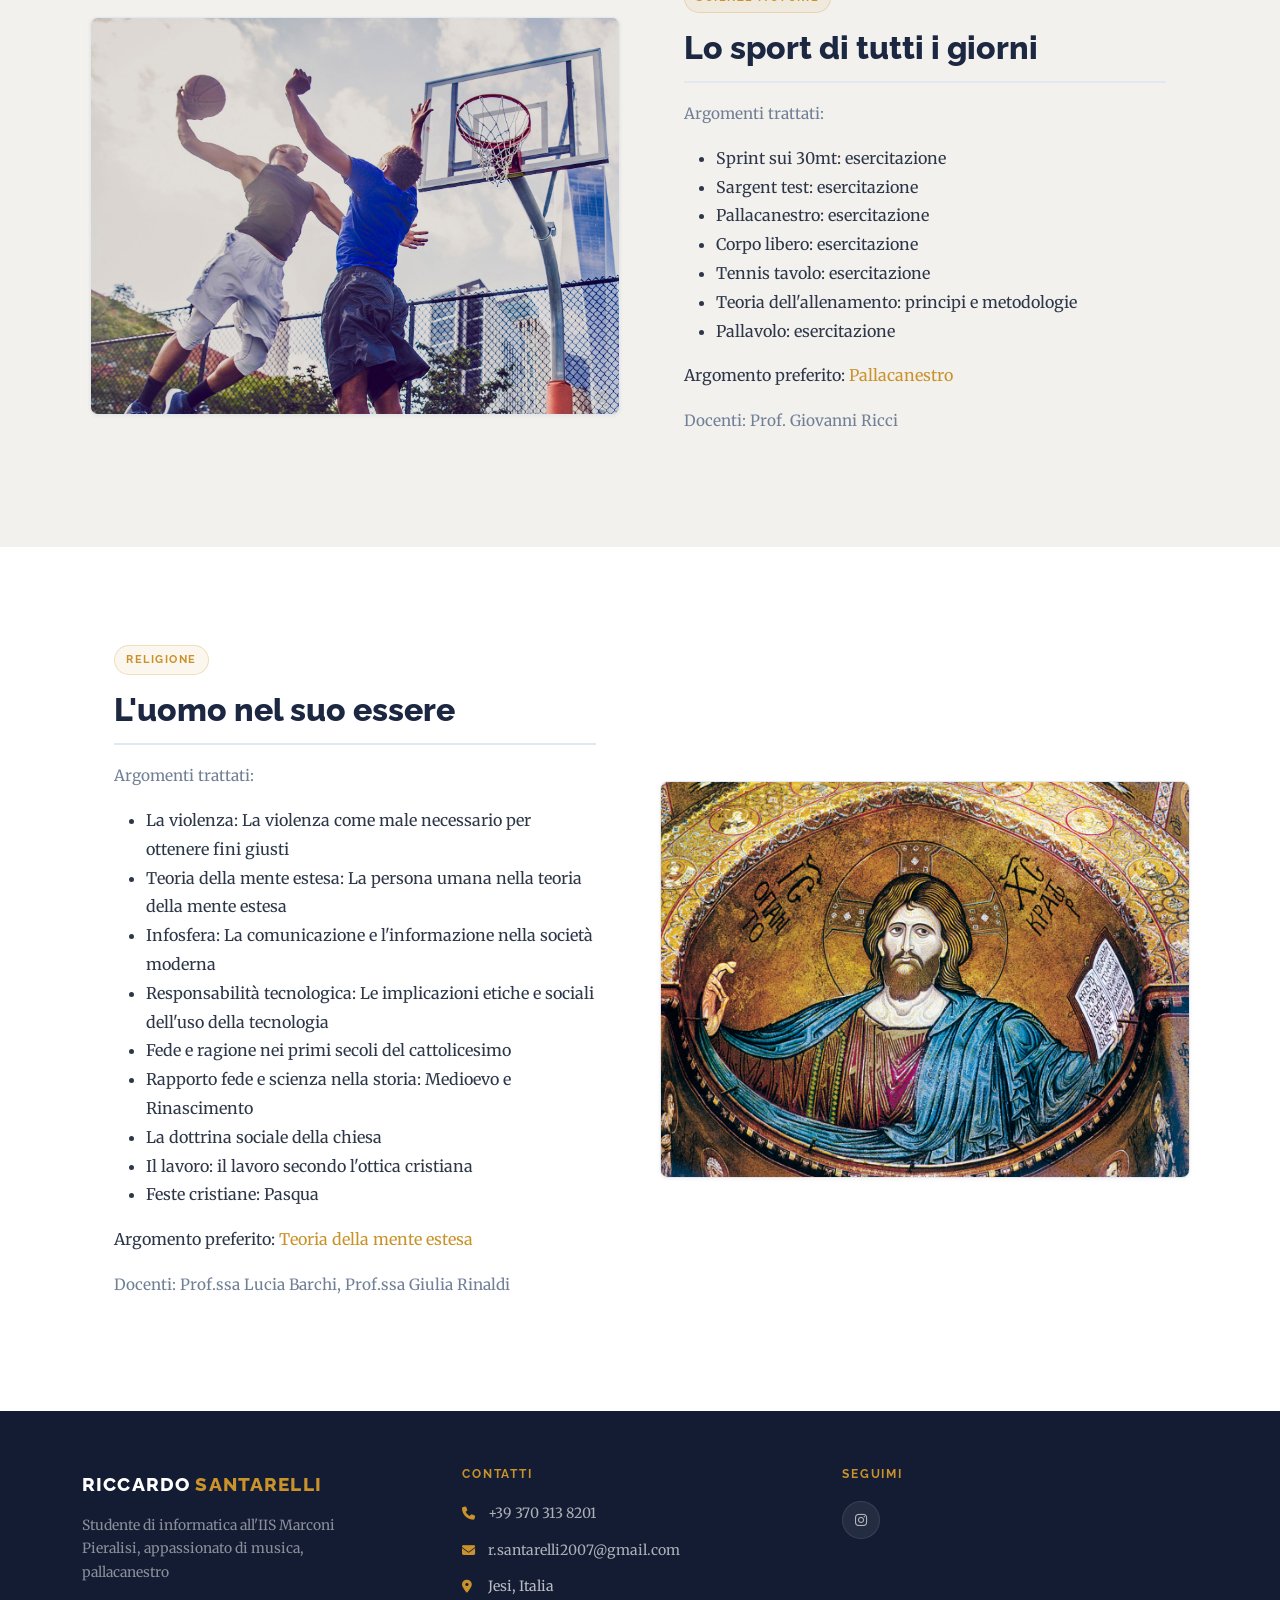
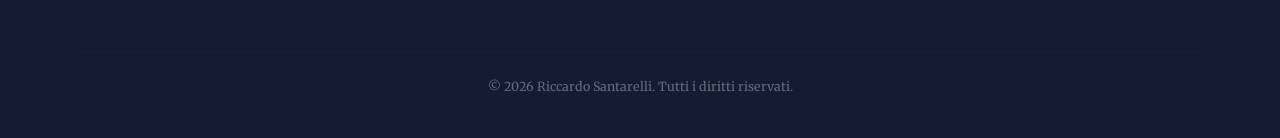
<file: ambito-umanistico.html>
<!DOCTYPE html>
<html lang="it">
<head>
  <meta charset="UTF-8" />
  <meta name="viewport" content="width=device-width, initial-scale=1.0" />
  <meta name="description" content="Materie - Ambito Umanistico" />
  <title>Materie — Ambito Umanistico</title>
  <link rel="stylesheet" href="https://cdn.jsdelivr.net/npm/bootstrap@5.3.2/dist/css/bootstrap.min.css" />
  <link rel="stylesheet" href="https://cdnjs.cloudflare.com/ajax/libs/font-awesome/6.5.0/css/all.min.css" />
  <link rel="preconnect" href="https://fonts.googleapis.com" />
  <link rel="preconnect" href="https://fonts.gstatic.com" crossorigin />
  <link href="https://fonts.googleapis.com/css2?family=Raleway:wght@400;600;700;800&family=Merriweather:wght@300;400&display=swap" rel="stylesheet" />
  <link rel="stylesheet" href="css/style.css" />
</head>
<body>

  <div id="navbar-placeholder"></div>

  <section class="page-hero">
    <div class="container">
      <p class="page-category">Materie</p>
      <h1>Ambito Umanistico</h1>
      <p class="page-description">Italiano, Storia, Inglese, Scienze motorie e Religione</p>
    </div>
  </section>

  <section class="content-section bg-white">
    <div class="container">
      <div class="row align-items-center gy-4">
        <div class="col-lg-6 fade-in">
          <div class="section-text-block">
            <span class="section-badge">Italiano</span>
            <h2 class="section-title">Coloro che hanno influenzato l'italiano di oggi</h2>
            <p class="section-text">
              Argomenti trattati:
              <ul>
                <li>Il positivismo: Caratteristiche generali</li>
                <li>Il naturalismo: Caratteristiche generali</li>
                <li>Emile Zola: Cenni biografici, "L'assommoir", "La rovina di una famiglia operaia", "Il crollo di Gervaise" e "Gervaise e Coupeau"</li>
                <li>Il verismo: Caratteristiche generali</li>
                <li>Giovanni Verga: Cenni biografici, il principio dell'impersonalità, l'ideale dell'ostrica, "I Malavoglia", "Mastro-don Gesualdo", "Rosso Malpelo", "La lupa" e "Il ciclo dei vinti"</li>
                <li>Il decadentismo: Caratteristiche generali, estetismo, nichilismo e psicoanalisi di Sigmund Freud</li>
                <li>Oscar Wilde: Cenni biografici e "Il ritratto di Dorian Gray"</li>
                <li>Giovanni Pascoli: Cenni biografici, la poetica del fancuillino, la teoria del nodo familiare, il simbolismo pascoliano, "Myricae" e "La grande proletaria si è mossa"</li>
                <li>Gabriele D'Annunzio: Cenni biografici, D'Annunzio e decadentismo, la poetica de "Il notturno", "Alcyone", e "Il piacere"</li>
                <li>Il futurismo: Caratteristiche generali e i manifesti di Filippo Tommaso Marinetti</li>
                <li>Il crepuscolismo di Guido Gozzano: Caratteristiche generali e "Le golose"</li>
                <li>Luigi Pirandello: Cenni biografici, la disgregazione dell'io, il relativismo cognitivo, differenza tra umorismo e comicità, "Novelle per un anno", "L'umorismo", "Uno, nessuno, centomila" e "Il fu Mattia Pascal"</li>
                <li>Italo Svevo: Cenni biografici, "La coscienza di Zeno", "Senilità" e "Una vita"</li>
                <li>L'ermetismo: Caratteristiche generali</li>
                <li>Giuseppe Ungaretti: Cenni biografici, "L'Allegria" e "Il porto sepolto"</li>
              </ul>
              Argomento preferito: <a href="argomenti-preferiti.html#italiano">Oscar Wilde</a>
            </p>
            <p class="section-text">
              Docenti: Prof.ssa Marta Filipponi
            </p>
          </div>
        </div>
        <div class="col-lg-6 fade-in">
          <div class="section-image-wrapper">
            <img class="section-image" src="d-annunzio.jpeg" alt="Materie umanistiche" />
          </div>
        </div>
      </div>
    </div>
  </section>

  <section class="content-section bg-alt">
    <div class="container">
      <div class="row align-items-center gy-4">
        <div class="col-lg-6 fade-in">
          <div class="section-image-wrapper">
            <img class="section-image" src="guerra fredda.jpeg" alt="Studio delle lingue straniere" />
          </div>
        </div>
        <div class="col-lg-6 fade-in">
          <div class="section-text-block">
            <span class="section-badge">Storia</span>
            <h2 class="section-title">Come siamo arrivati ad oggi</h2>
            <p class="section-text">
              Argomenti trattati:
              <ul>
                <li>Il risorgimento italiano (1815-1861): Congresso di Vienna, la questione meridionale prima dell'unità d'Italia, la seconda rivoluzione industriale, 1° e 2° guerra d'indipendenza e il movimento operaio</li>
                <li>I problemi dell'Italia unita (1861-1943): 3° guerra d'indipendenza, la legge delle guarentigie, la questione meridionale dopo l'unità d'Italia, la destra e la sinistra storica, Agostino De Pretis, Francesco Crispi e la storia del fenomeno "mafia"</li>
                <li>La Belle époque: Caratteristiche generali, invenzioni tecnologiche, cambiamenti sociali, Taylorismo e Fordismo</li>
                <li>L'età giolittiana: Caratteristiche generali, le riforme, il nazionalismo, il colonialismo e il patto Gentiloni e le elezioni del 1913</li>
                <li>L'Europa verso la guerra (fine '800 e inizio '900): La terza repubblica francese, la leadership economica e politica britannica, le riforme di Otto Von Bismarck e il secondo Reich in Germania, i movimenti dello Zar Nicola II in Russia, la monarchia dualista austro-ungarica di Francesco Giuseppe e l'indipendenza dell'impero turco e panslavismo serbo nei paesi balcanici</li>
                <li>La prima guerra mondiale: Cause, fasi principali, il fronte italiano, conseguenze e trattati di pace</li>
                <li>Una pace instabile: Le conseguenze della Prima Guerra Mondiale, i problemi post-guerra e la conferenza di Parigi</li>
                <li>La russia nel primo dopoguerra: La seconda rivoluzione russa, la guerra civile, il comunismo di guerra di Lenin e la NEP e lo stalinismo</li>
                <li>La crisi del 1929: Le cause, le conseguenze e il New Deal di Franklin D. Roosevelt</li>
                <li>Il fascismo: Caratteristiche generali, la marcia su Roma, lo squadrismo, il biennio rosso, il regime fascista, le leggi razziali, i patti lateranensi, Giacomo Matteotti e la caduta del fascismo</li>
                <li>Il nazismo: Caratteristiche generali, l'ascesa al potere, il regime nazista, il terzo Reich, l'olocausto e il patto Molotov-Von Ribbentrop</li>
                <li>La seconda guerra mondiale: Cause, fasi principali, il fronte italiano, conseguenze, l'armistizio e i trattati di pace</li>
                <li>La resistenza partigiana: la resistenza, la guerra civile e la liberazione</li>
                <li>Il processo di Norimberga: Le conseguenze del secondo conflitto mondiale, i crimini di guerra e il processo di Norimberga</li>
                <li>La guerra fredda: Le cause, i protagonisti e le conseguenze</li>
              </ul>
              Argomento preferito: <a href="argomenti-preferiti.html#storia">La Belle époque</a>
            </p>
            <p class="section-text">
              Docenti: Prof.ssa Marta Filipponi
            </p>
          </div>
        </div>
      </div>
    </div>
  </section>

  <section class="content-section bg-white">
    <div class="container">
      <div class="row align-items-center gy-4">
        <div class="col-lg-6 fade-in">
          <div class="section-text-block">
            <span class="section-badge">Inglese</span>
            <h2 class="section-title">Historical, literary and technological changes in England</h2>
            <p class="section-text">
              Topics covered:
              <ul>
                <li>Skills for 21st century: hard vs. soft skills</li>
                <li>The CV: how to write an effective CV</li>
                <li>Email: how to write a professional email</li>
                <li>The job adverts and job interviews: how to prepare for and succeed in a job interview</li>
                <li>The early Victorian period (1837-1861): Social conditions and literary developments</li>
                <li>The giants of IT: Alan turing, Steve Jobs, the birth of the internet, e-commerce and the cashless society and how to use internet safely</li>
                <li>The later Victorian period (1861-1901): Social conditions and literary developments</li>
                <li>World War I: Causes, consequences and literary representations (war poets)</li>
                <li>The modern novel: Main narrative techniques and key authors</li>
                <li>World War II: Causes, consequences and holocaust</li>
                <li>The dystopian novel: Main themes and key authors</li>
                <li>1984: Plot, characters, themes and "Big brother is watching you"</li>
              </ul>
              Favourite topic: <a href="argomenti-preferiti.html#inglese">The giants of IT</a>
            </p>
            <p class="section-text">
              Teacher: Ms. Martina Santini
            </p>
          </div>
        </div>
        <div class="col-lg-6 fade-in">
          <div class="section-image-wrapper">
            <img class="section-image" src="queen victoria.jpeg" alt="Materie umanistiche" />
          </div>
        </div>
      </div>
    </div>
  </section>

  <section class="content-section bg-alt">
    <div class="container">
      <div class="row align-items-center gy-4">
        <div class="col-lg-6 fade-in">
          <div class="section-image-wrapper">
            <img class="section-image" src="basket mateira.jpg" alt="Studio delle lingue straniere" />
          </div>
        </div>
        <div class="col-lg-6 fade-in">
          <div class="section-text-block">
            <span class="section-badge">Scienze motorie</span>
            <h2 class="section-title">Lo sport di tutti i giorni</h2>
            <p class="section-text">
              Argomenti trattati:
              <ul>
                <li>Sprint sui 30mt: esercitazione</li>
                <li>Sargent test: esercitazione</li>
                <li>Pallacanestro: esercitazione</li>
                <li>Corpo libero: esercitazione</li>
                <li>Tennis tavolo: esercitazione</li>
                <li>Teoria dell'allenamento: principi e metodologie</li>
                <li>Pallavolo: esercitazione</li>
              </ul>
              Argomento preferito: <a href="argomenti-preferiti.html#scienzemotorie">Pallacanestro</a>
            </p>
            <p class="section-text">
              Docenti: Prof. Giovanni Ricci
            </p>
          </div>
        </div>
      </div>
    </div>
  </section>

  <section class="content-section bg-white">
    <div class="container">
      <div class="row align-items-center gy-4">
        <div class="col-lg-6 fade-in">
          <div class="section-text-block">
            <span class="section-badge">Religione</span>
            <h2 class="section-title">L'uomo nel suo essere</h2>
            <p class="section-text">
              Argomenti trattati:
              <ul>
                <li>La violenza: La violenza come male necessario per ottenere fini giusti</li>
                <li>Teoria della mente estesa: La persona umana nella teoria della mente estesa</li>
                <li>Infosfera: La comunicazione e l'informazione nella società moderna</li>
                <li>Responsabilità tecnologica: Le implicazioni etiche e sociali dell'uso della tecnologia</li>
                <li>Fede e ragione nei primi secoli del cattolicesimo</li>
                <li>Rapporto fede e scienza nella storia: Medioevo e Rinascimento</li>
                <li>La dottrina sociale della chiesa</li>
                <li>Il lavoro: il lavoro secondo l'ottica cristiana</li>
                <li>Feste cristiane: Pasqua</li>
              </ul>
              Argomento preferito: <a href="argomenti-preferiti.html#religione">Teoria della mente estesa</a>
            </p>
            <p class="section-text">
              Docenti: Prof.ssa Lucia Barchi, Prof.ssa Giulia Rinaldi
            </p>
          </div>
        </div>
        <div class="col-lg-6 fade-in">
          <div class="section-image-wrapper">
            <img class="section-image" src="Cristo-Pantocratore-Duomo-di-Monreale.jpg" alt="Materie umanistiche" />
          </div>
        </div>
      </div>
    </div>
  </section>

  <div id="footer-placeholder"></div>

  <script src="https://cdn.jsdelivr.net/npm/bootstrap@5.3.2/dist/js/bootstrap.bundle.min.js"></script>
  <script src="js/main.js"></script>

  <div id="footer-placeholder"></div>

  <script src="https://cdn.jsdelivr.net/npm/bootstrap@5.3.2/dist/js/bootstrap.bundle.min.js"></script>
  <script src="js/main.js"></script>
</body>
</html>
</file>
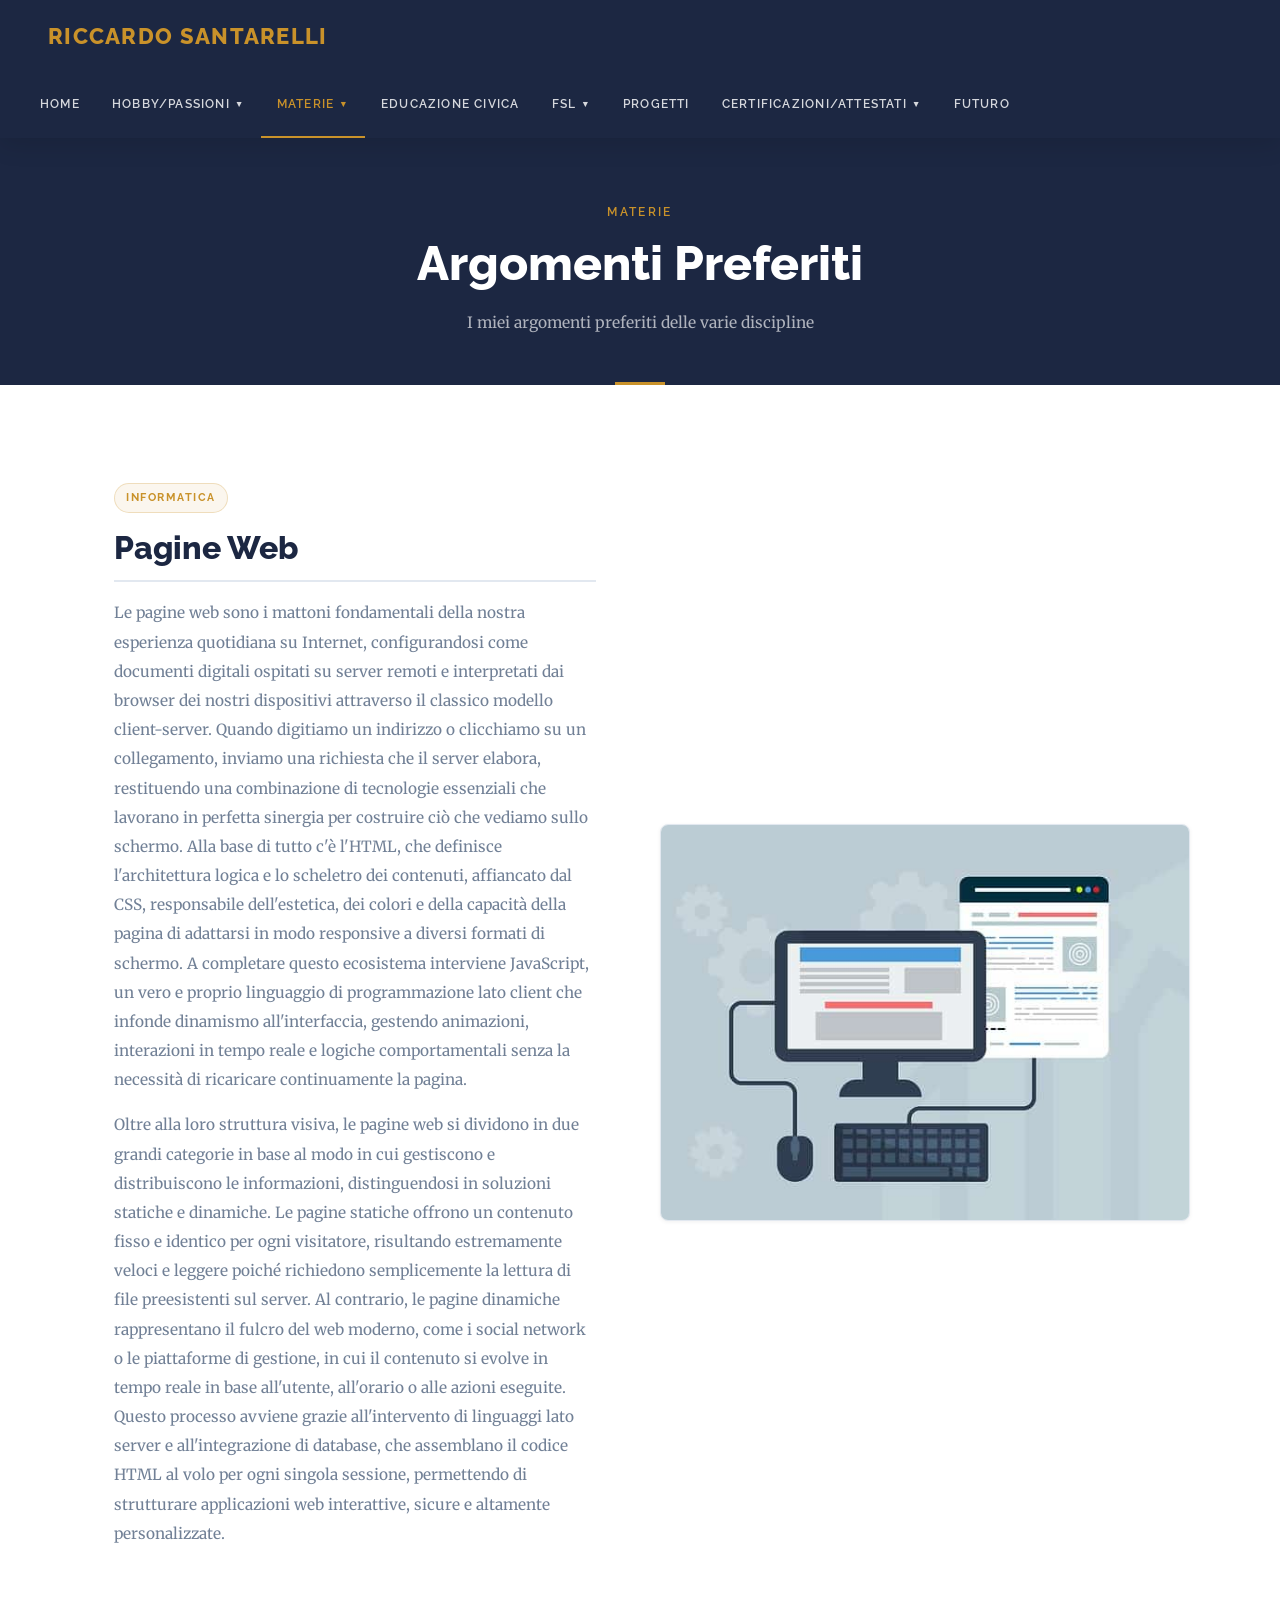
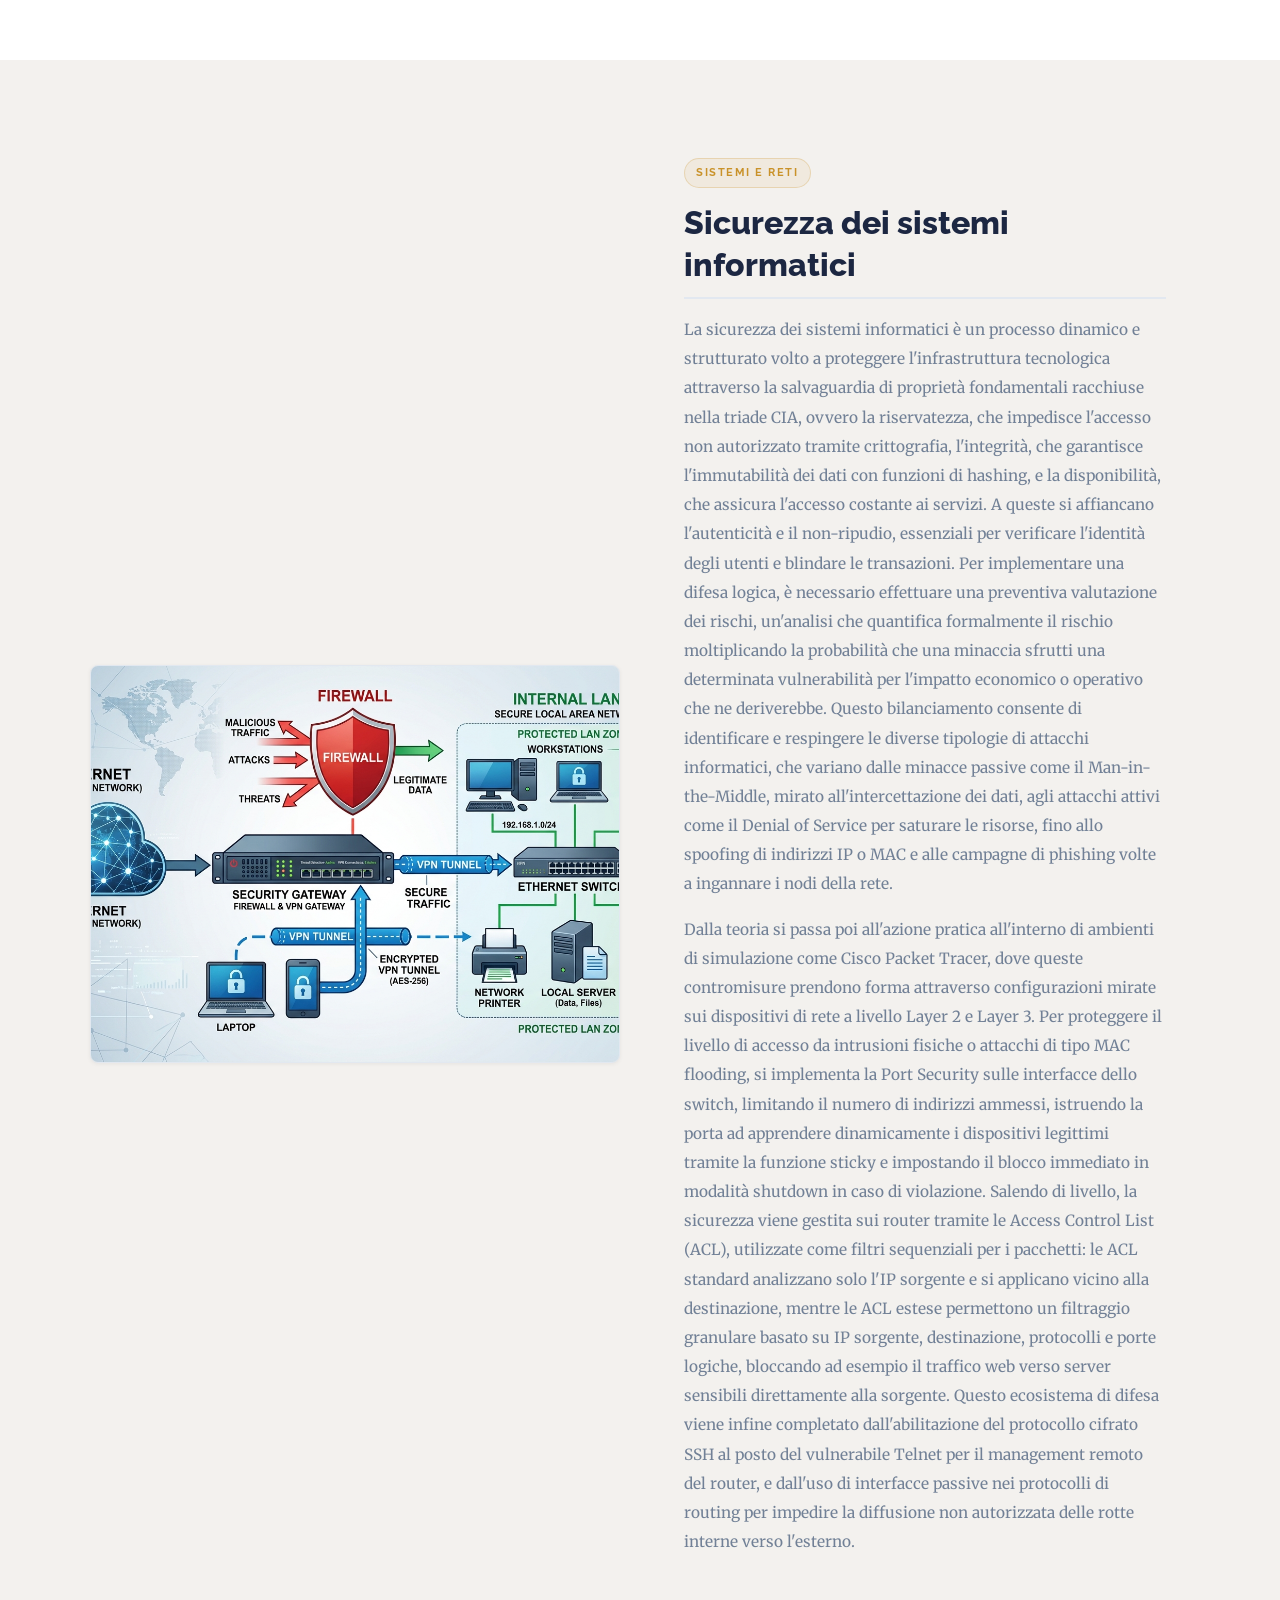
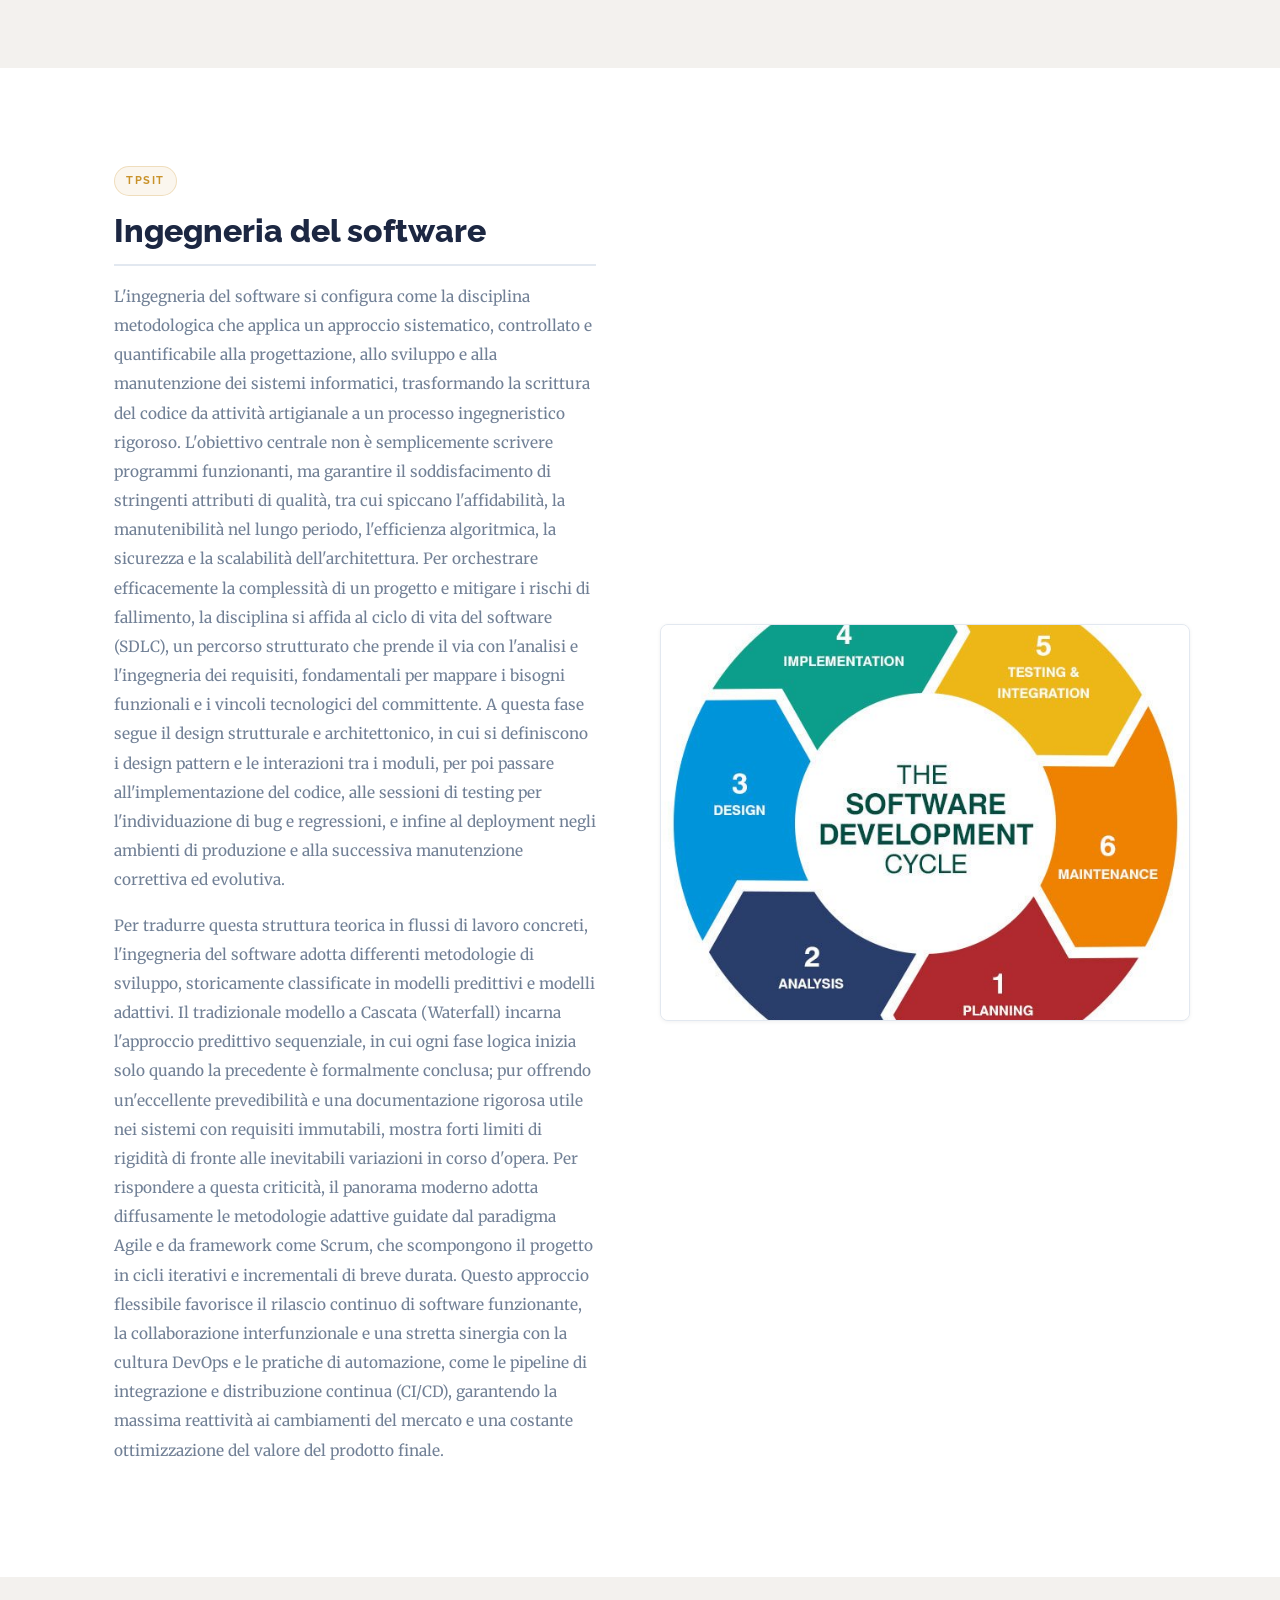
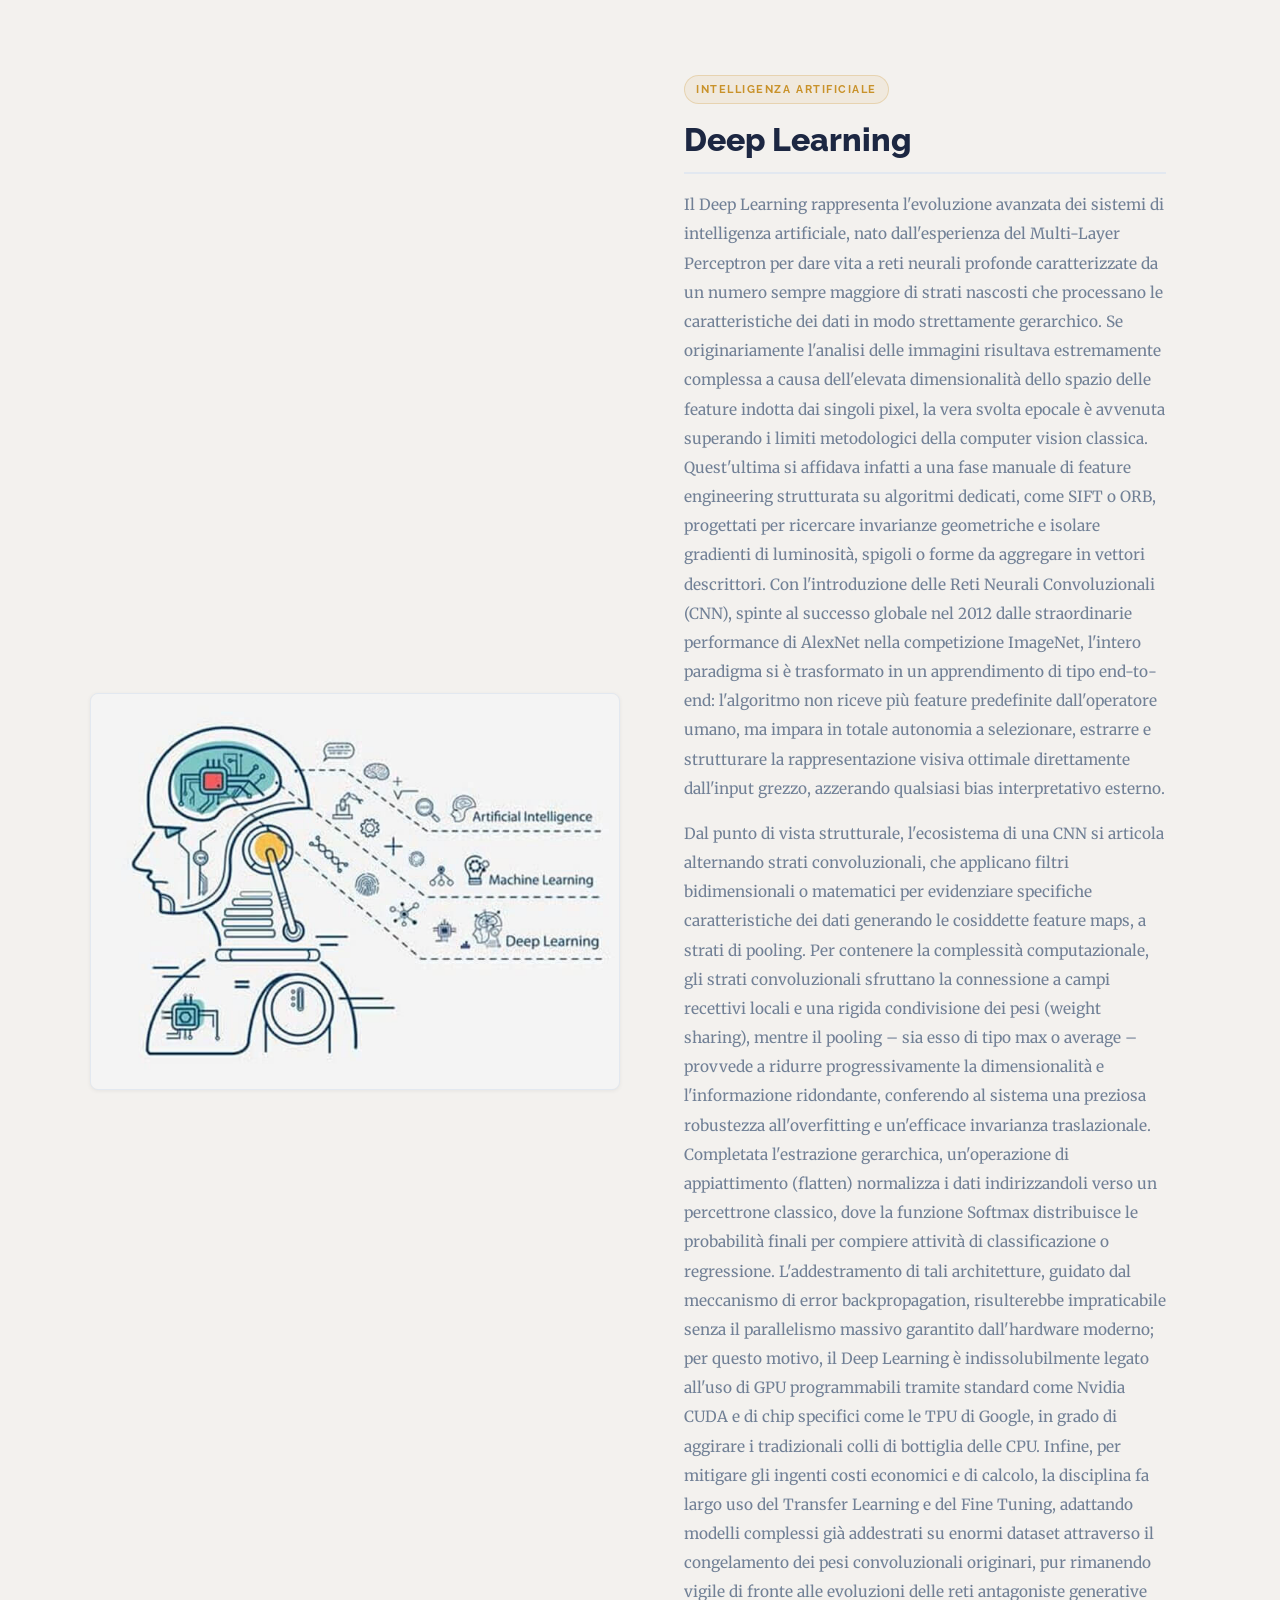
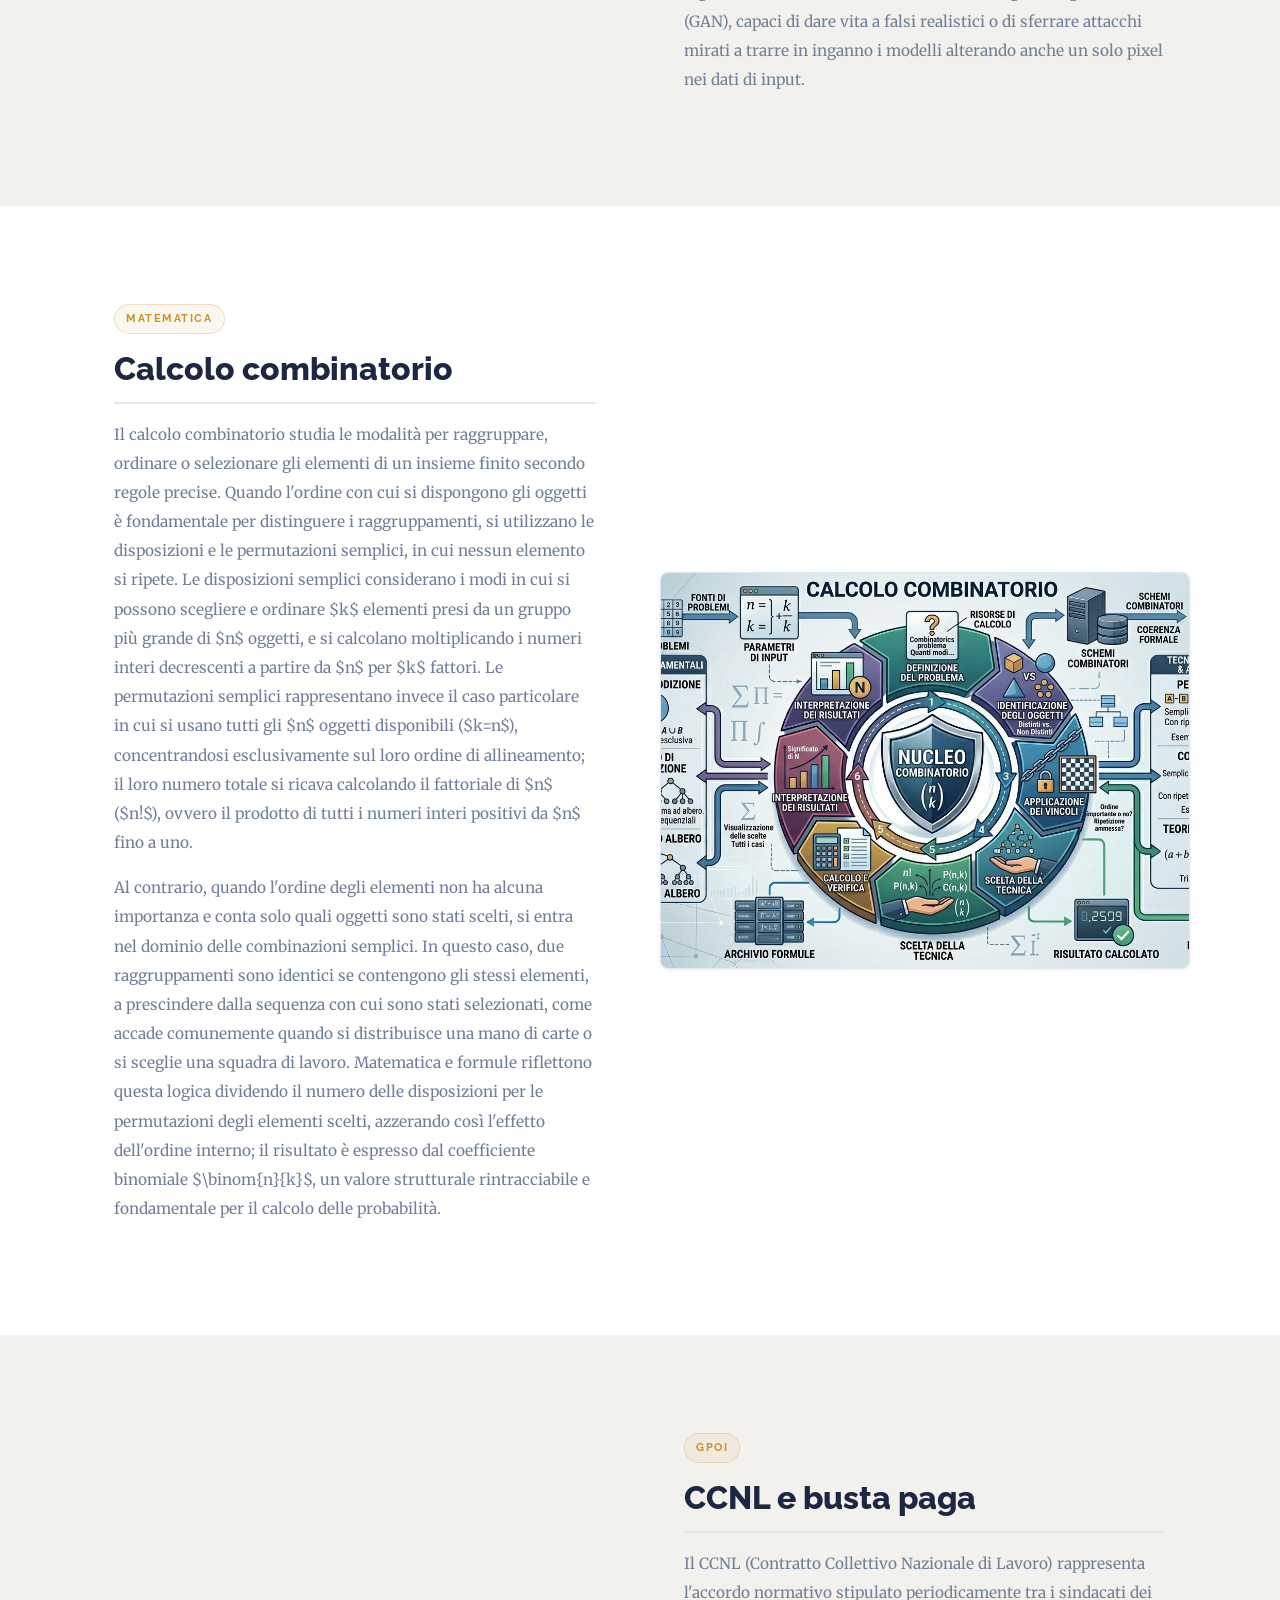
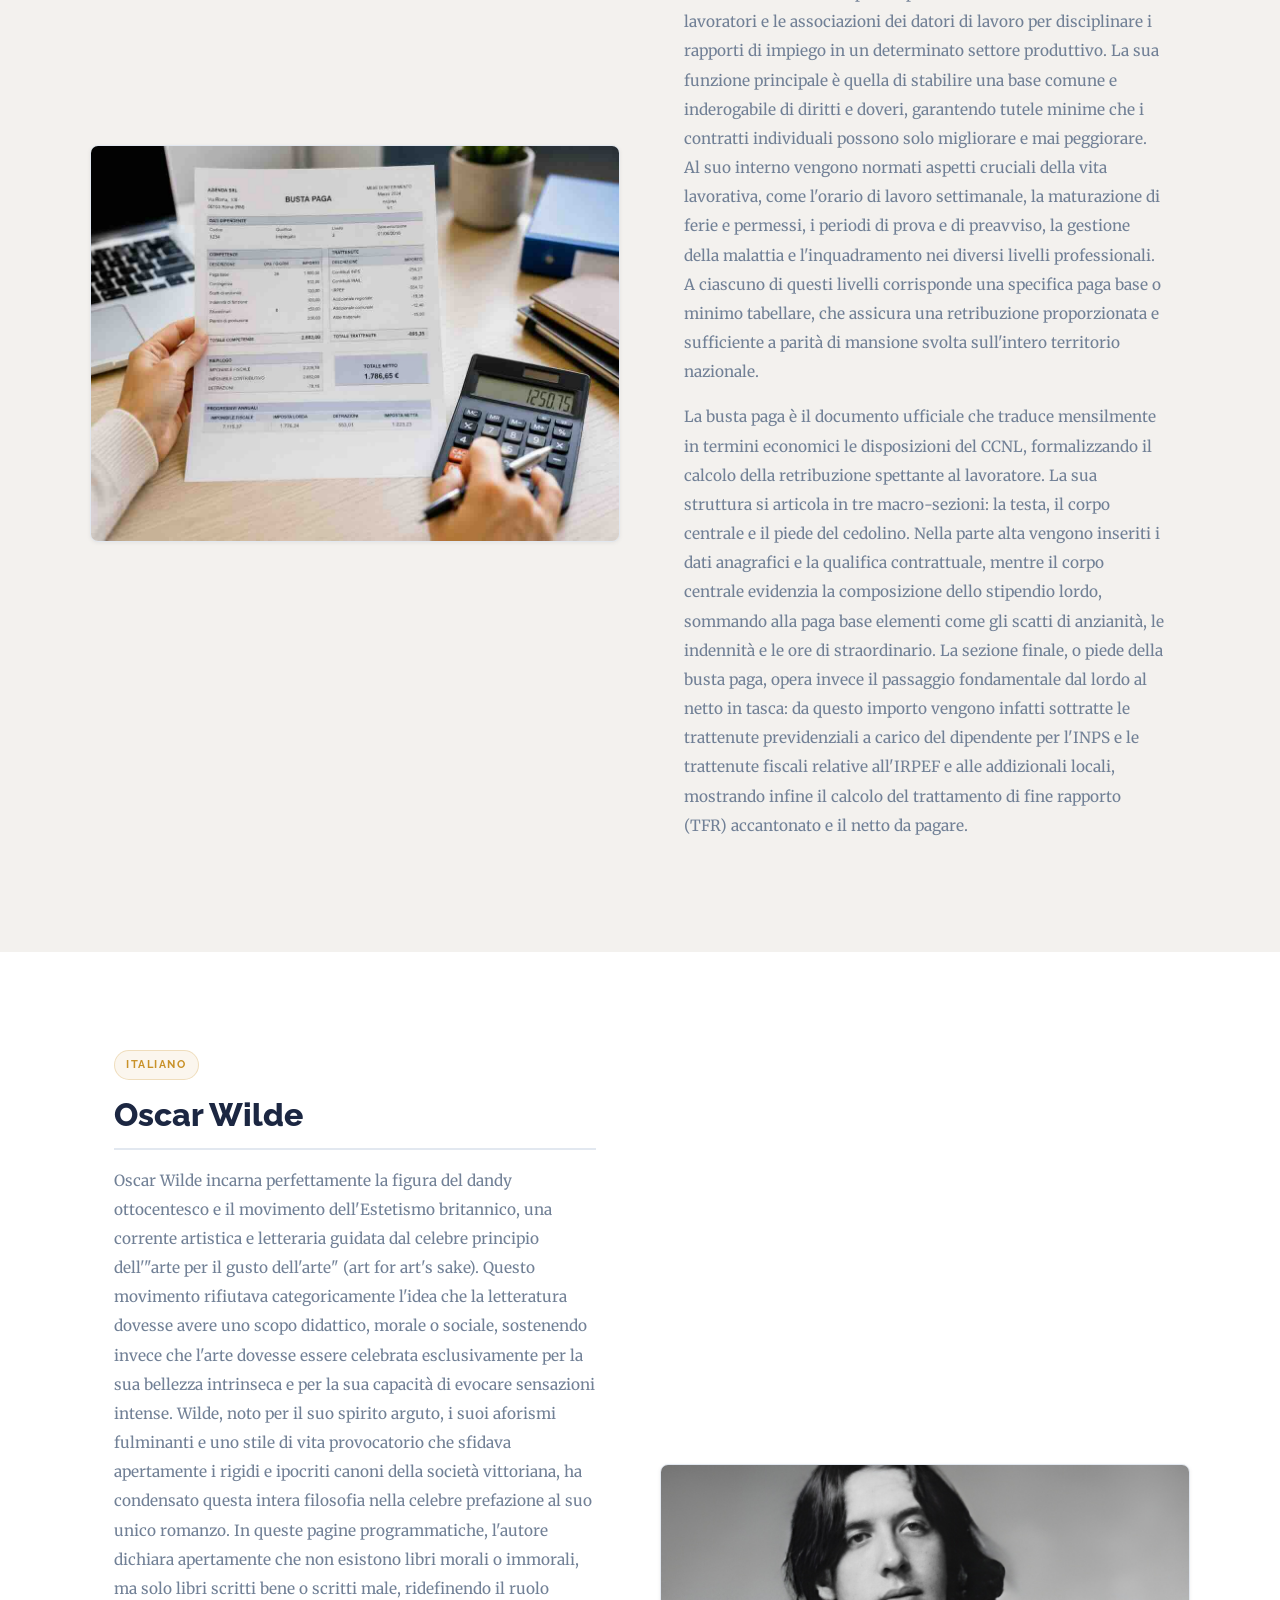
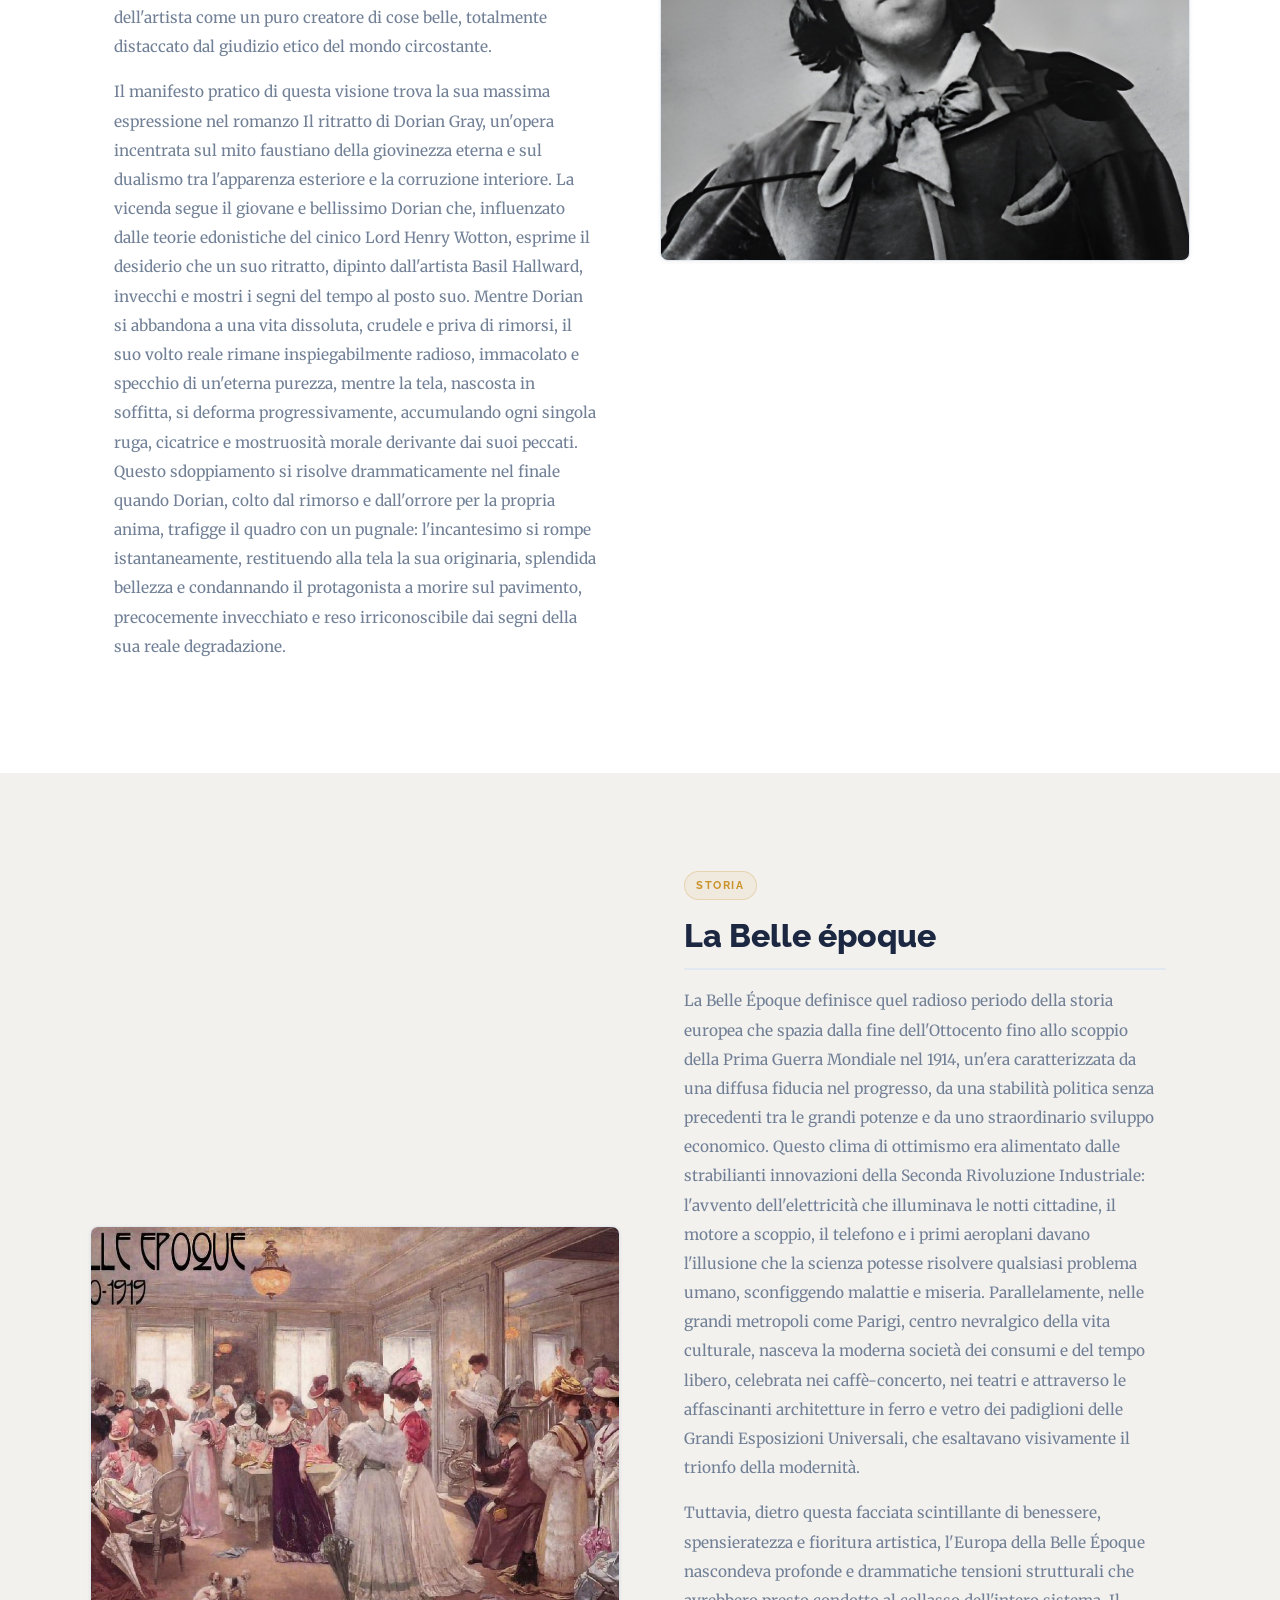
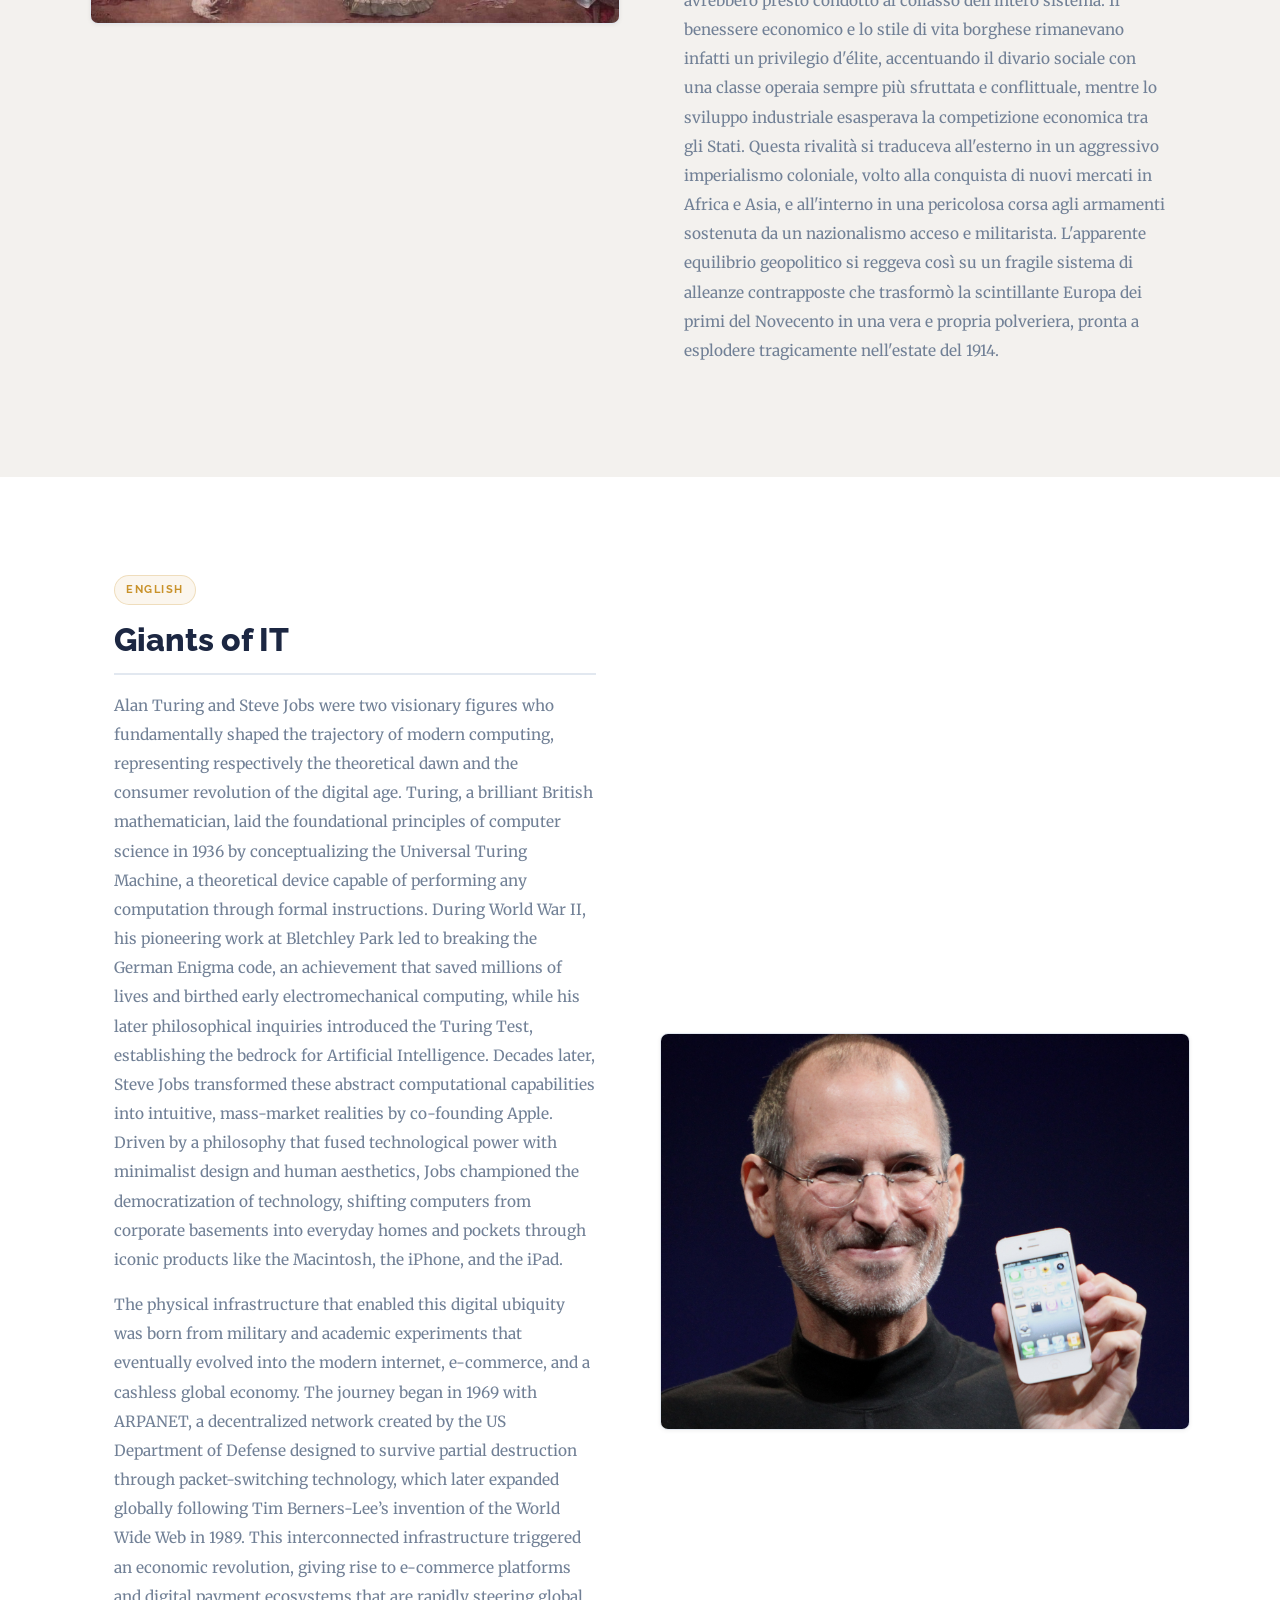
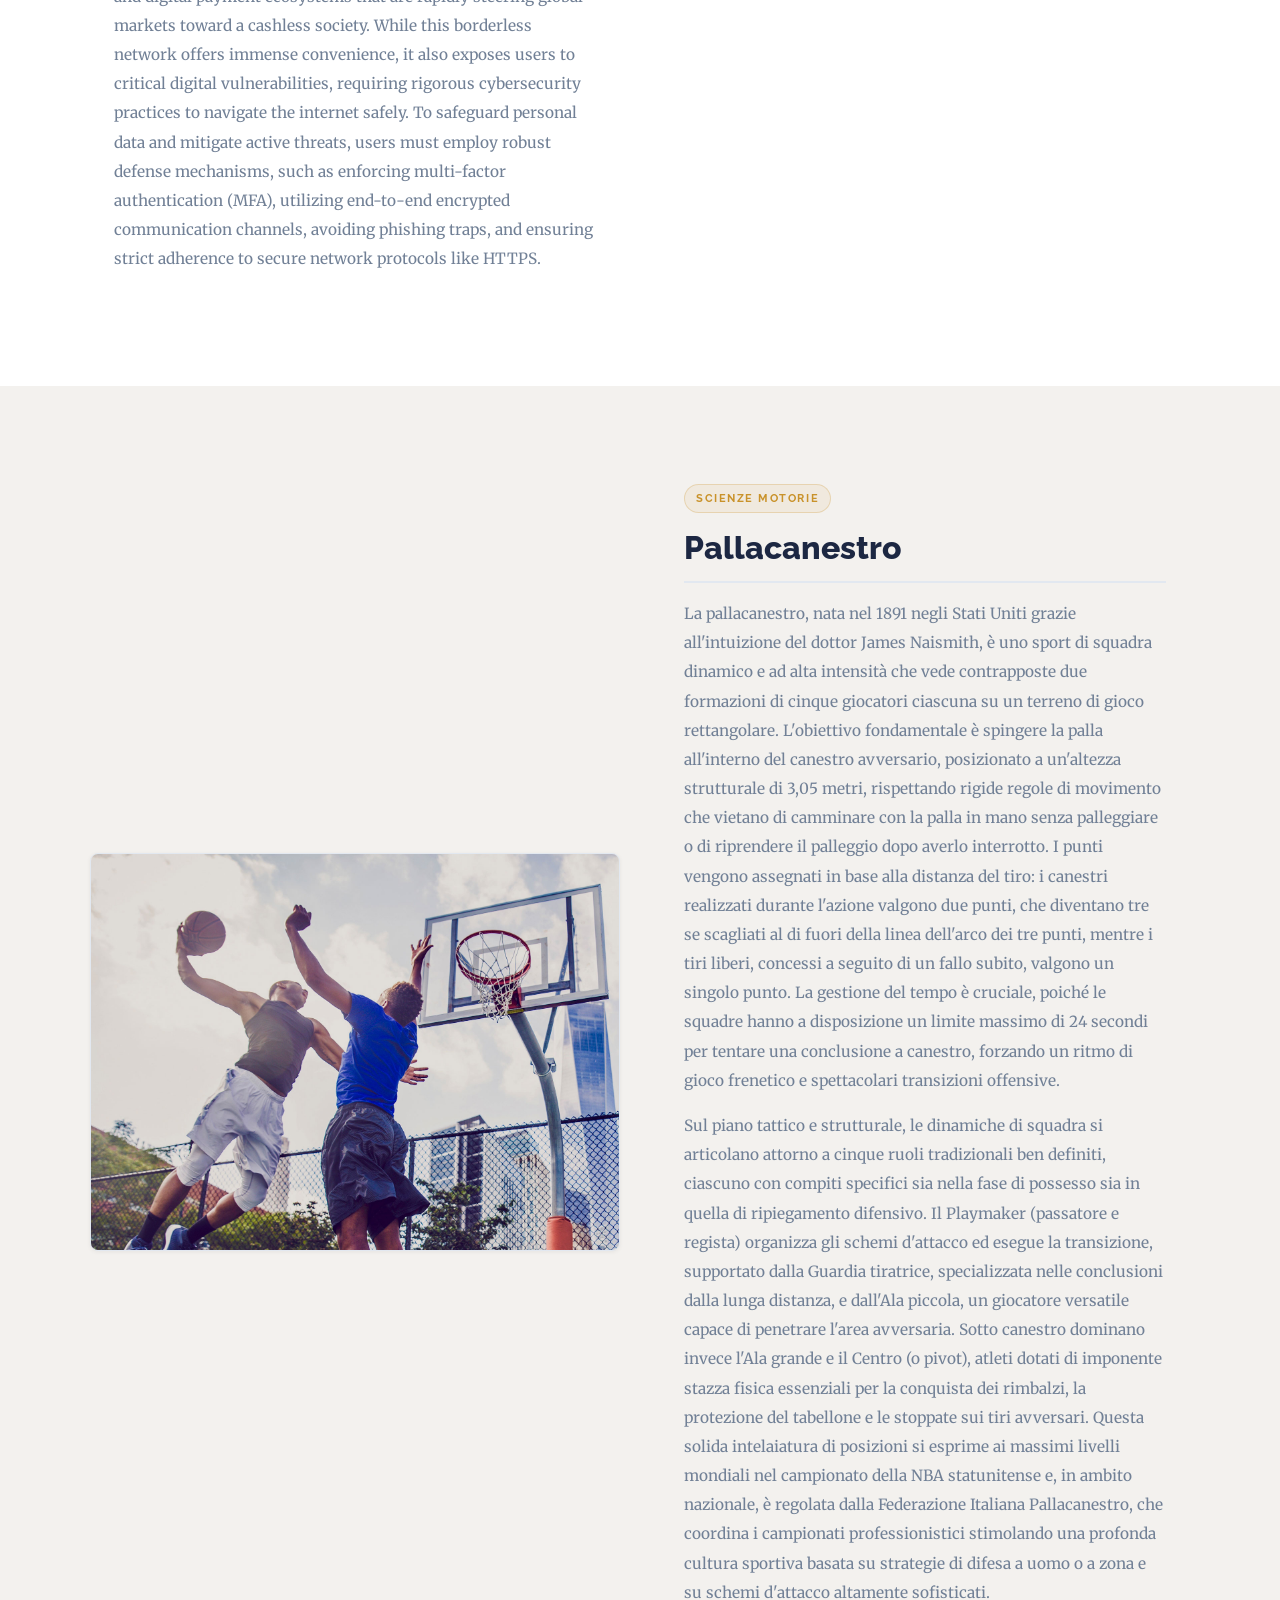
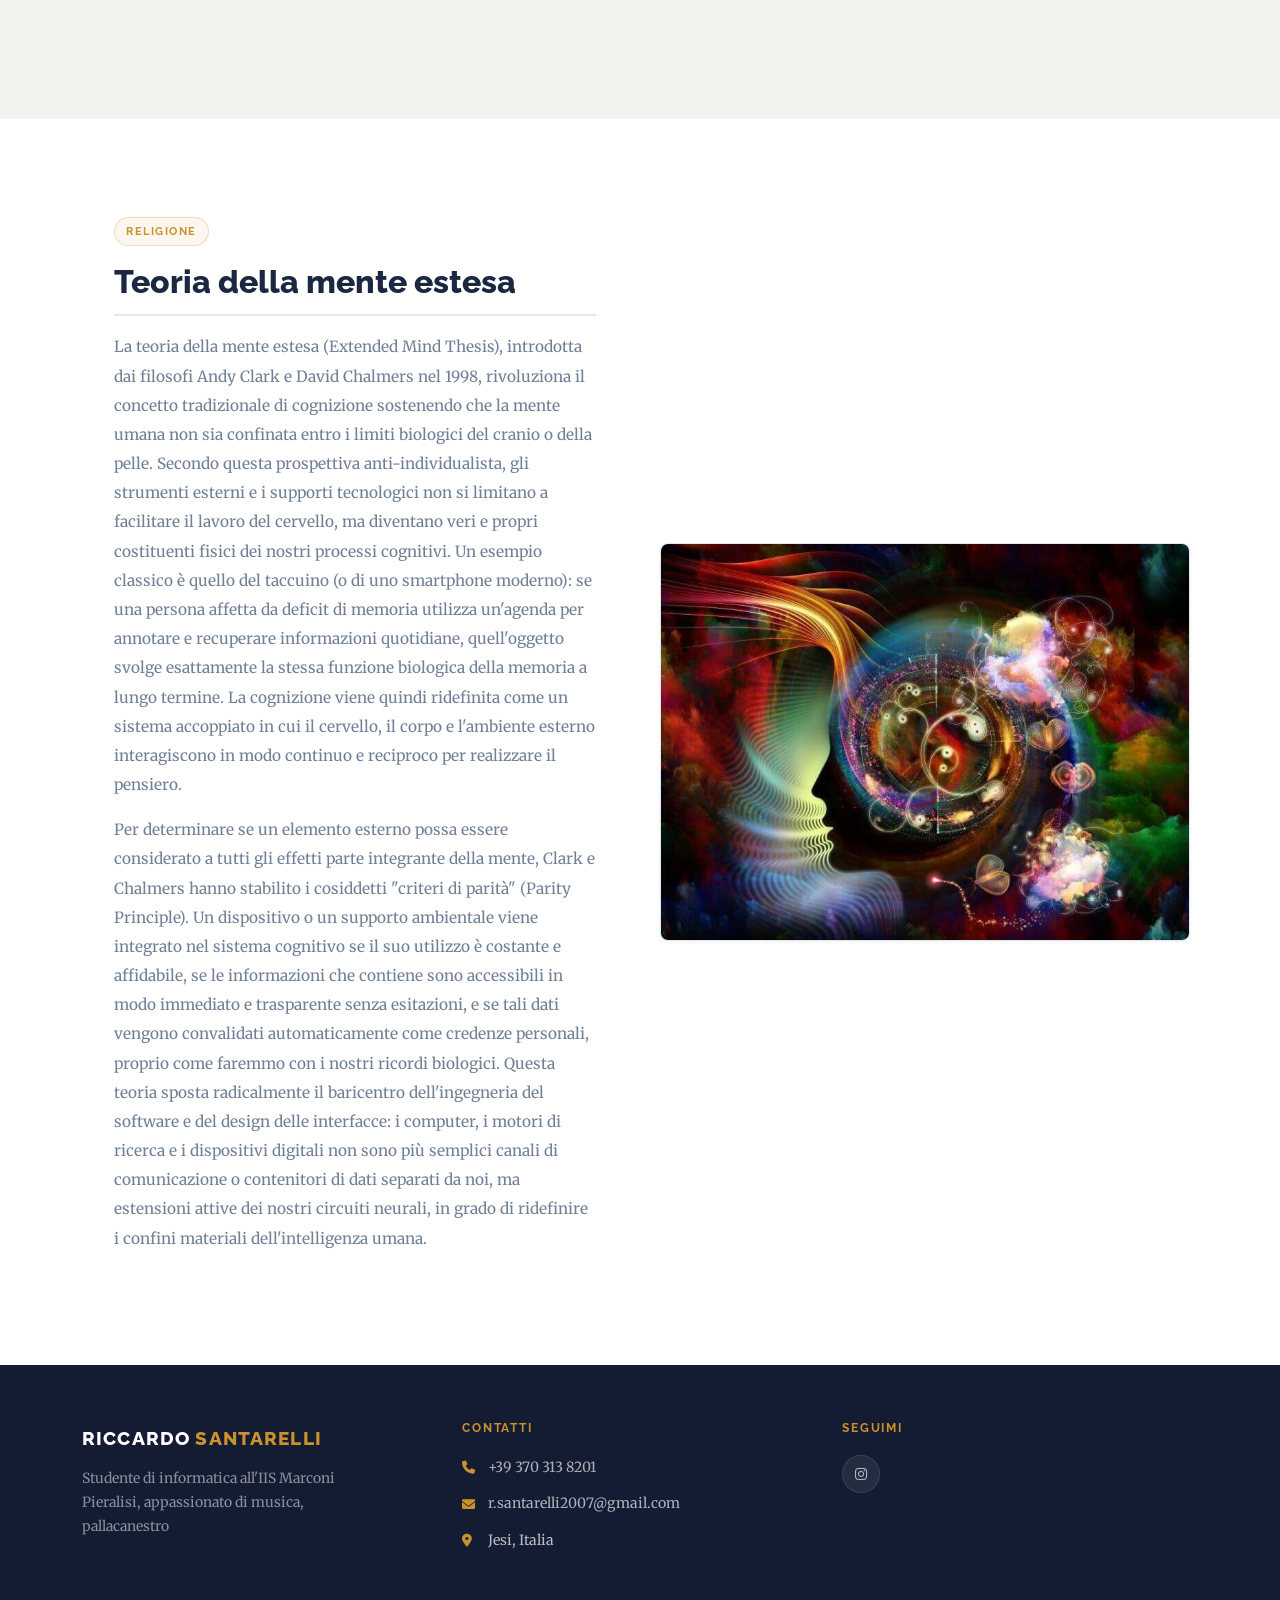
<file: argomenti-preferiti.html>
<!DOCTYPE html>
<html lang="it">
<head>
  <meta charset="UTF-8" />
  <meta name="viewport" content="width=device-width, initial-scale=1.0" />
  <meta name="description" content="Materie — Argomenti Preferiti" />
  <title>Materie — Argomenti Preferiti</title>
  <link rel="stylesheet" href="https://cdn.jsdelivr.net/npm/bootstrap@5.3.2/dist/css/bootstrap.min.css" />
  <link rel="stylesheet" href="https://cdnjs.cloudflare.com/ajax/libs/font-awesome/6.5.0/css/all.min.css" />
  <link rel="preconnect" href="https://fonts.googleapis.com" />
  <link rel="preconnect" href="https://fonts.gstatic.com" crossorigin />
  <link href="https://fonts.googleapis.com/css2?family=Raleway:wght@400;600;700;800&family=Merriweather:wght@300;400&display=swap" rel="stylesheet" />
  <link rel="stylesheet" href="css/style.css" />
</head>
<body>

  <div id="navbar-placeholder"></div>

  <section class="page-hero">
    <div class="container">
      <p class="page-category">Materie</p>
      <h1>Argomenti Preferiti</h1>
      <p class="page-description">I miei argomenti preferiti delle varie discipline</p>
    </div>
  </section>

  <section class="content-section bg-white" id="pagineWeb">
    <div class="container">
      <div class="row align-items-center gy-4">
        <div class="col-lg-6 fade-in">
          <div class="section-text-block">
            <span class="section-badge">Informatica</span>
            <h2 class="section-title">Pagine Web</h2>
            <p class="section-text">
              Le pagine web sono i mattoni fondamentali della nostra esperienza quotidiana su Internet, configurandosi come documenti digitali ospitati su server remoti e interpretati dai browser dei nostri dispositivi attraverso il classico modello client-server. Quando digitiamo un indirizzo o clicchiamo su un collegamento, inviamo una richiesta che il server elabora, restituendo una combinazione di tecnologie essenziali che lavorano in perfetta sinergia per costruire ciò che vediamo sullo schermo. Alla base di tutto c'è l'HTML, che definisce l'architettura logica e lo scheletro dei contenuti, affiancato dal CSS, responsabile dell'estetica, dei colori e della capacità della pagina di adattarsi in modo responsive a diversi formati di schermo. A completare questo ecosistema interviene JavaScript, un vero e proprio linguaggio di programmazione lato client che infonde dinamismo all'interfaccia, gestendo animazioni, interazioni in tempo reale e logiche comportamentali senza la necessità di ricaricare continuamente la pagina.
            </p>
            <p class="section-text">Oltre alla loro struttura visiva, le pagine web si dividono in due grandi categorie in base al modo in cui gestiscono e distribuiscono le informazioni, distinguendosi in soluzioni statiche e dinamiche. Le pagine statiche offrono un contenuto fisso e identico per ogni visitatore, risultando estremamente veloci e leggere poiché richiedono semplicemente la lettura di file preesistenti sul server. Al contrario, le pagine dinamiche rappresentano il fulcro del web moderno, come i social network o le piattaforme di gestione, in cui il contenuto si evolve in tempo reale in base all'utente, all'orario o alle azioni eseguite. Questo processo avviene grazie all'intervento di linguaggi lato server e all'integrazione di database, che assemblano il codice HTML al volo per ogni singola sessione, permettendo di strutturare applicazioni web interattive, sicure e altamente personalizzate.</p>
          </div>
        </div>
        <div class="col-lg-6 fade-in">
          <div class="section-image-wrapper">
            <img class="section-image" src="pagina web.jpg" alt="Il mio argomento preferito" />
          </div>
        </div>
      </div>
    </div>
  </section>

  <section class="content-section bg-alt" id="sicurezza">
    <div class="container">
      <div class="row align-items-center gy-4">
        <div class="col-lg-6 fade-in">
          <div class="section-image-wrapper">
            <img class="section-image" src="vpn e firewall.png" alt="Secondo argomento preferito" />
          </div>
        </div>
        <div class="col-lg-6 fade-in">
          <div class="section-text-block">
            <span class="section-badge">Sistemi e Reti</span>
            <h2 class="section-title">Sicurezza dei sistemi informatici</h2>
            <p class="section-text">
              La sicurezza dei sistemi informatici è un processo dinamico e strutturato volto a proteggere l'infrastruttura tecnologica attraverso la salvaguardia di proprietà fondamentali racchiuse nella triade CIA, ovvero la riservatezza, che impedisce l'accesso non autorizzato tramite crittografia, l'integrità, che garantisce l'immutabilità dei dati con funzioni di hashing, e la disponibilità, che assicura l'accesso costante ai servizi. A queste si affiancano l'autenticità e il non-ripudio, essenziali per verificare l'identità degli utenti e blindare le transazioni. Per implementare una difesa logica, è necessario effettuare una preventiva valutazione dei rischi, un'analisi che quantifica formalmente il rischio moltiplicando la probabilità che una minaccia sfrutti una determinata vulnerabilità per l'impatto economico o operativo che ne deriverebbe. Questo bilanciamento consente di identificare e respingere le diverse tipologie di attacchi informatici, che variano dalle minacce passive come il Man-in-the-Middle, mirato all'intercettazione dei dati, agli attacchi attivi come il Denial of Service per saturare le risorse, fino allo spoofing di indirizzi IP o MAC e alle campagne di phishing volte a ingannare i nodi della rete.
            </p>
            <p class="section-text">Dalla teoria si passa poi all'azione pratica all'interno di ambienti di simulazione come Cisco Packet Tracer, dove queste contromisure prendono forma attraverso configurazioni mirate sui dispositivi di rete a livello Layer 2 e Layer 3. Per proteggere il livello di accesso da intrusioni fisiche o attacchi di tipo MAC flooding, si implementa la Port Security sulle interfacce dello switch, limitando il numero di indirizzi ammessi, istruendo la porta ad apprendere dinamicamente i dispositivi legittimi tramite la funzione sticky e impostando il blocco immediato in modalità shutdown in caso di violazione. Salendo di livello, la sicurezza viene gestita sui router tramite le Access Control List (ACL), utilizzate come filtri sequenziali per i pacchetti: le ACL standard analizzano solo l'IP sorgente e si applicano vicino alla destinazione, mentre le ACL estese permettono un filtraggio granulare basato su IP sorgente, destinazione, protocolli e porte logiche, bloccando ad esempio il traffico web verso server sensibili direttamente alla sorgente. Questo ecosistema di difesa viene infine completato dall'abilitazione del protocollo cifrato SSH al posto del vulnerabile Telnet per il management remoto del router, e dall'uso di interfacce passive nei protocolli di routing per impedire la diffusione non autorizzata delle rotte interne verso l'esterno.</p>
          </div>
        </div>
      </div>
    </div>
  </section>

  <section class="content-section bg-white" id="ingegneria">
    <div class="container">
      <div class="row align-items-center gy-4">
        <div class="col-lg-6 fade-in">
          <div class="section-text-block">
            <span class="section-badge">TPSIT</span>
            <h2 class="section-title">Ingegneria del software</h2>
            <p class="section-text">
              L'ingegneria del software si configura come la disciplina metodologica che applica un approccio sistematico, controllato e quantificabile alla progettazione, allo sviluppo e alla manutenzione dei sistemi informatici, trasformando la scrittura del codice da attività artigianale a un processo ingegneristico rigoroso. L'obiettivo centrale non è semplicemente scrivere programmi funzionanti, ma garantire il soddisfacimento di stringenti attributi di qualità, tra cui spiccano l'affidabilità, la manutenibilità nel lungo periodo, l'efficienza algoritmica, la sicurezza e la scalabilità dell'architettura. Per orchestrare efficacemente la complessità di un progetto e mitigare i rischi di fallimento, la disciplina si affida al ciclo di vita del software (SDLC), un percorso strutturato che prende il via con l'analisi e l'ingegneria dei requisiti, fondamentali per mappare i bisogni funzionali e i vincoli tecnologici del committente. A questa fase segue il design strutturale e architettonico, in cui si definiscono i design pattern e le interazioni tra i moduli, per poi passare all'implementazione del codice, alle sessioni di testing per l'individuazione di bug e regressioni, e infine al deployment negli ambienti di produzione e alla successiva manutenzione correttiva ed evolutiva.
            </p>
            <p class="section-text">
              Per tradurre questa struttura teorica in flussi di lavoro concreti, l'ingegneria del software adotta differenti metodologie di sviluppo, storicamente classificate in modelli predittivi e modelli adattivi. Il tradizionale modello a Cascata (Waterfall) incarna l'approccio predittivo sequenziale, in cui ogni fase logica inizia solo quando la precedente è formalmente conclusa; pur offrendo un'eccellente prevedibilità e una documentazione rigorosa utile nei sistemi con requisiti immutabili, mostra forti limiti di rigidità di fronte alle inevitabili variazioni in corso d'opera. Per rispondere a questa criticità, il panorama moderno adotta diffusamente le metodologie adattive guidate dal paradigma Agile e da framework come Scrum, che scompongono il progetto in cicli iterativi e incrementali di breve durata. Questo approccio flessibile favorisce il rilascio continuo di software funzionante, la collaborazione interfunzionale e una stretta sinergia con la cultura DevOps e le pratiche di automazione, come le pipeline di integrazione e distribuzione continua (CI/CD), garantendo la massima reattività ai cambiamenti del mercato e una costante ottimizzazione del valore del prodotto finale.
            </p>
          </div>
        </div>
        <div class="col-lg-6 fade-in">
          <div class="section-image-wrapper">
            <img class="section-image" src="Fasi-del-ciclo-di-vita-del-software-in-informatica.jpg" alt="Il mio argomento preferito" />
          </div>
        </div>
      </div>
    </div>
  </section>

  <section class="content-section bg-alt" id="ia">
    <div class="container">
      <div class="row align-items-center gy-4">
        <div class="col-lg-6 fade-in">
          <div class="section-image-wrapper">
            <img class="section-image" src="ia.jpg" alt="Secondo argomento preferito" />
          </div>
        </div>
        <div class="col-lg-6 fade-in">
          <div class="section-text-block">
            <span class="section-badge">Intelligenza Artificiale</span>
            <h2 class="section-title">Deep Learning</h2>
            <p class="section-text">
              Il Deep Learning rappresenta l'evoluzione avanzata dei sistemi di intelligenza artificiale, nato dall'esperienza del Multi-Layer Perceptron per dare vita a reti neurali profonde caratterizzate da un numero sempre maggiore di strati nascosti che processano le caratteristiche dei dati in modo strettamente gerarchico. Se originariamente l'analisi delle immagini risultava estremamente complessa a causa dell'elevata dimensionalità dello spazio delle feature indotta dai singoli pixel, la vera svolta epocale è avvenuta superando i limiti metodologici della computer vision classica. Quest'ultima si affidava infatti a una fase manuale di feature engineering strutturata su algoritmi dedicati, come SIFT o ORB, progettati per ricercare invarianze geometriche e isolare gradienti di luminosità, spigoli o forme da aggregare in vettori descrittori. Con l'introduzione delle Reti Neurali Convoluzionali (CNN), spinte al successo globale nel 2012 dalle straordinarie performance di AlexNet nella competizione ImageNet, l'intero paradigma si è trasformato in un apprendimento di tipo end-to-end: l'algoritmo non riceve più feature predefinite dall'operatore umano, ma impara in totale autonomia a selezionare, estrarre e strutturare la rappresentazione visiva ottimale direttamente dall'input grezzo, azzerando qualsiasi bias interpretativo esterno.
            </p>
            <p class="section-text">
              Dal punto di vista strutturale, l'ecosistema di una CNN si articola alternando strati convoluzionali, che applicano filtri bidimensionali o matematici per evidenziare specifiche caratteristiche dei dati generando le cosiddette feature maps, a strati di pooling. Per contenere la complessità computazionale, gli strati convoluzionali sfruttano la connessione a campi recettivi locali e una rigida condivisione dei pesi (weight sharing), mentre il pooling – sia esso di tipo max o average – provvede a ridurre progressivamente la dimensionalità e l'informazione ridondante, conferendo al sistema una preziosa robustezza all'overfitting e un'efficace invarianza traslazionale. Completata l'estrazione gerarchica, un'operazione di appiattimento (flatten) normalizza i dati indirizzandoli verso un percettrone classico, dove la funzione Softmax distribuisce le probabilità finali per compiere attività di classificazione o regressione. L'addestramento di tali architetture, guidato dal meccanismo di error backpropagation, risulterebbe impraticabile senza il parallelismo massivo garantito dall'hardware moderno; per questo motivo, il Deep Learning è indissolubilmente legato all'uso di GPU programmabili tramite standard come Nvidia CUDA e di chip specifici come le TPU di Google, in grado di aggirare i tradizionali colli di bottiglia delle CPU. Infine, per mitigare gli ingenti costi economici e di calcolo, la disciplina fa largo uso del Transfer Learning e del Fine Tuning, adattando modelli complessi già addestrati su enormi dataset attraverso il congelamento dei pesi convoluzionali originari, pur rimanendo vigile di fronte alle evoluzioni delle reti antagoniste generative (GAN), capaci di dare vita a falsi realistici o di sferrare attacchi mirati a trarre in inganno i modelli alterando anche un solo pixel nei dati di input.
            </p>
          </div>
        </div>
      </div>
    </div>
  </section>

  <section class="content-section bg-white" id="matematica">
    <div class="container">
      <div class="row align-items-center gy-4">
        <div class="col-lg-6 fade-in">
          <div class="section-text-block">
            <span class="section-badge">Matematica</span>
            <h2 class="section-title">Calcolo combinatorio</h2>
            <p class="section-text">
              Il calcolo combinatorio studia le modalità per raggruppare, ordinare o selezionare gli elementi di un insieme finito secondo regole precise. Quando l'ordine con cui si dispongono gli oggetti è fondamentale per distinguere i raggruppamenti, si utilizzano le disposizioni e le permutazioni semplici, in cui nessun elemento si ripete. Le disposizioni semplici considerano i modi in cui si possono scegliere e ordinare $k$ elementi presi da un gruppo più grande di $n$ oggetti, e si calcolano moltiplicando i numeri interi decrescenti a partire da $n$ per $k$ fattori. Le permutazioni semplici rappresentano invece il caso particolare in cui si usano tutti gli $n$ oggetti disponibili ($k=n$), concentrandosi esclusivamente sul loro ordine di allineamento; il loro numero totale si ricava calcolando il fattoriale di $n$ ($n!$), ovvero il prodotto di tutti i numeri interi positivi da $n$ fino a uno.
            </p>
            <p class="section-text">
              Al contrario, quando l'ordine degli elementi non ha alcuna importanza e conta solo quali oggetti sono stati scelti, si entra nel dominio delle combinazioni semplici. In questo caso, due raggruppamenti sono identici se contengono gli stessi elementi, a prescindere dalla sequenza con cui sono stati selezionati, come accade comunemente quando si distribuisce una mano di carte o si sceglie una squadra di lavoro. Matematica e formule riflettono questa logica dividendo il numero delle disposizioni per le permutazioni degli elementi scelti, azzerando così l'effetto dell'ordine interno; il risultato è espresso dal coefficiente binomiale $\binom{n}{k}$, un valore strutturale rintracciabile e fondamentale per il calcolo delle probabilità.
            </p>
          </div>
        </div>
        <div class="col-lg-6 fade-in">
          <div class="section-image-wrapper">
            <img class="section-image" src="calcolo combinatorio.png" alt="Il mio argomento preferito" />
          </div>
        </div>
      </div>
    </div>
  </section>

  <section class="content-section bg-alt" id="gpoi">
    <div class="container">
      <div class="row align-items-center gy-4">
        <div class="col-lg-6 fade-in">
          <div class="section-image-wrapper">
            <img class="section-image" src="busta-paga.jpg" alt="Secondo argomento preferito" />
          </div>
        </div>
        <div class="col-lg-6 fade-in">
          <div class="section-text-block">
            <span class="section-badge">GPOI</span>
            <h2 class="section-title">CCNL e busta paga</h2>
            <p class="section-text">
              Il CCNL (Contratto Collettivo Nazionale di Lavoro) rappresenta l'accordo normativo stipulato periodicamente tra i sindacati dei lavoratori e le associazioni dei datori di lavoro per disciplinare i rapporti di impiego in un determinato settore produttivo. La sua funzione principale è quella di stabilire una base comune e inderogabile di diritti e doveri, garantendo tutele minime che i contratti individuali possono solo migliorare e mai peggiorare. Al suo interno vengono normati aspetti cruciali della vita lavorativa, come l'orario di lavoro settimanale, la maturazione di ferie e permessi, i periodi di prova e di preavviso, la gestione della malattia e l'inquadramento nei diversi livelli professionali. A ciascuno di questi livelli corrisponde una specifica paga base o minimo tabellare, che assicura una retribuzione proporzionata e sufficiente a parità di mansione svolta sull'intero territorio nazionale.
            </p>
            <p class="section-text">
              La busta paga è il documento ufficiale che traduce mensilmente in termini economici le disposizioni del CCNL, formalizzando il calcolo della retribuzione spettante al lavoratore. La sua struttura si articola in tre macro-sezioni: la testa, il corpo centrale e il piede del cedolino. Nella parte alta vengono inseriti i dati anagrafici e la qualifica contrattuale, mentre il corpo centrale evidenzia la composizione dello stipendio lordo, sommando alla paga base elementi come gli scatti di anzianità, le indennità e le ore di straordinario. La sezione finale, o piede della busta paga, opera invece il passaggio fondamentale dal lordo al netto in tasca: da questo importo vengono infatti sottratte le trattenute previdenziali a carico del dipendente per l'INPS e le trattenute fiscali relative all'IRPEF e alle addizionali locali, mostrando infine il calcolo del trattamento di fine rapporto (TFR) accantonato e il netto da pagare.
            </p>
          </div>
        </div>
      </div>
    </div>
  </section>

  <section class="content-section bg-white" id="italiano">
    <div class="container">
      <div class="row align-items-center gy-4">
        <div class="col-lg-6 fade-in">
          <div class="section-text-block">
            <span class="section-badge">Italiano</span>
            <h2 class="section-title">Oscar Wilde</h2>
            <p class="section-text">
              Oscar Wilde incarna perfettamente la figura del dandy ottocentesco e il movimento dell'Estetismo britannico, una corrente artistica e letteraria guidata dal celebre principio dell'"arte per il gusto dell'arte" (art for art's sake). Questo movimento rifiutava categoricamente l'idea che la letteratura dovesse avere uno scopo didattico, morale o sociale, sostenendo invece che l'arte dovesse essere celebrata esclusivamente per la sua bellezza intrinseca e per la sua capacità di evocare sensazioni intense. Wilde, noto per il suo spirito arguto, i suoi aforismi fulminanti e uno stile di vita provocatorio che sfidava apertamente i rigidi e ipocriti canoni della società vittoriana, ha condensato questa intera filosofia nella celebre prefazione al suo unico romanzo. In queste pagine programmatiche, l'autore dichiara apertamente che non esistono libri morali o immorali, ma solo libri scritti bene o scritti male, ridefinendo il ruolo dell'artista come un puro creatore di cose belle, totalmente distaccato dal giudizio etico del mondo circostante.
            </p>
            <p class="section-text">
              Il manifesto pratico di questa visione trova la sua massima espressione nel romanzo Il ritratto di Dorian Gray, un'opera incentrata sul mito faustiano della giovinezza eterna e sul dualismo tra l'apparenza esteriore e la corruzione interiore. La vicenda segue il giovane e bellissimo Dorian che, influenzato dalle teorie edonistiche del cinico Lord Henry Wotton, esprime il desiderio che un suo ritratto, dipinto dall'artista Basil Hallward, invecchi e mostri i segni del tempo al posto suo. Mentre Dorian si abbandona a una vita dissoluta, crudele e priva di rimorsi, il suo volto reale rimane inspiegabilmente radioso, immacolato e specchio di un'eterna purezza, mentre la tela, nascosta in soffitta, si deforma progressivamente, accumulando ogni singola ruga, cicatrice e mostruosità morale derivante dai suoi peccati. Questo sdoppiamento si risolve drammaticamente nel finale quando Dorian, colto dal rimorso e dall'orrore per la propria anima, trafigge il quadro con un pugnale: l'incantesimo si rompe istantaneamente, restituendo alla tela la sua originaria, splendida bellezza e condannando il protagonista a morire sul pavimento, precocemente invecchiato e reso irriconoscibile dai segni della sua reale degradazione.
            </p>
          </div>
        </div>
        <div class="col-lg-6 fade-in">
          <div class="section-image-wrapper">
            <img class="section-image" src="featured-famous-bi-oscar-wilde.jpeg" alt="Il mio argomento preferito" />
          </div>
        </div>
      </div>
    </div>
  </section>

  <section class="content-section bg-alt" id="storia">
    <div class="container">
      <div class="row align-items-center gy-4">
        <div class="col-lg-6 fade-in">
          <div class="section-image-wrapper">
            <img class="section-image" src="59-la-belle-epoque.jpg" alt="Secondo argomento preferito" />
          </div>
        </div>
        <div class="col-lg-6 fade-in">
          <div class="section-text-block">
            <span class="section-badge">Storia</span>
            <h2 class="section-title">La Belle époque</h2>
            <p class="section-text">
              La Belle Époque definisce quel radioso periodo della storia europea che spazia dalla fine dell'Ottocento fino allo scoppio della Prima Guerra Mondiale nel 1914, un'era caratterizzata da una diffusa fiducia nel progresso, da una stabilità politica senza precedenti tra le grandi potenze e da uno straordinario sviluppo economico. Questo clima di ottimismo era alimentato dalle strabilianti innovazioni della Seconda Rivoluzione Industriale: l'avvento dell'elettricità che illuminava le notti cittadine, il motore a scoppio, il telefono e i primi aeroplani davano l'illusione che la scienza potesse risolvere qualsiasi problema umano, sconfiggendo malattie e miseria. Parallelamente, nelle grandi metropoli come Parigi, centro nevralgico della vita culturale, nasceva la moderna società dei consumi e del tempo libero, celebrata nei caffè-concerto, nei teatri e attraverso le affascinanti architetture in ferro e vetro dei padiglioni delle Grandi Esposizioni Universali, che esaltavano visivamente il trionfo della modernità.
            </p>
            <p class="section-text">
              Tuttavia, dietro questa facciata scintillante di benessere, spensieratezza e fioritura artistica, l'Europa della Belle Époque nascondeva profonde e drammatiche tensioni strutturali che avrebbero presto condotto al collasso dell'intero sistema. Il benessere economico e lo stile di vita borghese rimanevano infatti un privilegio d'élite, accentuando il divario sociale con una classe operaia sempre più sfruttata e conflittuale, mentre lo sviluppo industriale esasperava la competizione economica tra gli Stati. Questa rivalità si traduceva all'esterno in un aggressivo imperialismo coloniale, volto alla conquista di nuovi mercati in Africa e Asia, e all'interno in una pericolosa corsa agli armamenti sostenuta da un nazionalismo acceso e militarista. L'apparente equilibrio geopolitico si reggeva così su un fragile sistema di alleanze contrapposte che trasformò la scintillante Europa dei primi del Novecento in una vera e propria polveriera, pronta a esplodere tragicamente nell'estate del 1914.
            </p>
          </div>
        </div>
      </div>
    </div>
  </section>

  <section class="content-section bg-white" id="inglese">
    <div class="container">
      <div class="row align-items-center gy-4">
        <div class="col-lg-6 fade-in">
          <div class="section-text-block">
            <span class="section-badge">English</span>
            <h2 class="section-title">Giants of IT</h2>
            <p class="section-text">
              Alan Turing and Steve Jobs were two visionary figures who fundamentally shaped the trajectory of modern computing, representing respectively the theoretical dawn and the consumer revolution of the digital age. Turing, a brilliant British mathematician, laid the foundational principles of computer science in 1936 by conceptualizing the Universal Turing Machine, a theoretical device capable of performing any computation through formal instructions. During World War II, his pioneering work at Bletchley Park led to breaking the German Enigma code, an achievement that saved millions of lives and birthed early electromechanical computing, while his later philosophical inquiries introduced the Turing Test, establishing the bedrock for Artificial Intelligence. Decades later, Steve Jobs transformed these abstract computational capabilities into intuitive, mass-market realities by co-founding Apple. Driven by a philosophy that fused technological power with minimalist design and human aesthetics, Jobs championed the democratization of technology, shifting computers from corporate basements into everyday homes and pockets through iconic products like the Macintosh, the iPhone, and the iPad.
            </p>
            <p class="section-text">
              The physical infrastructure that enabled this digital ubiquity was born from military and academic experiments that eventually evolved into the modern internet, e-commerce, and a cashless global economy. The journey began in 1969 with ARPANET, a decentralized network created by the US Department of Defense designed to survive partial destruction through packet-switching technology, which later expanded globally following Tim Berners-Lee’s invention of the World Wide Web in 1989. This interconnected infrastructure triggered an economic revolution, giving rise to e-commerce platforms and digital payment ecosystems that are rapidly steering global markets toward a cashless society. While this borderless network offers immense convenience, it also exposes users to critical digital vulnerabilities, requiring rigorous cybersecurity practices to navigate the internet safely. To safeguard personal data and mitigate active threats, users must employ robust defense mechanisms, such as enforcing multi-factor authentication (MFA), utilizing end-to-end encrypted communication channels, avoiding phishing traps, and ensuring strict adherence to secure network protocols like HTTPS.
            </p>
          </div>
        </div>
        <div class="col-lg-6 fade-in">
          <div class="section-image-wrapper">
            <img class="section-image" src="Steve_Jobs_Headshot_2010-CROP.jpg" alt="Il mio argomento preferito" />
          </div>
        </div>
      </div>
    </div>
  </section>

  <section class="content-section bg-alt" id="scienzemotorie">
    <div class="container">
      <div class="row align-items-center gy-4">
        <div class="col-lg-6 fade-in">
          <div class="section-image-wrapper">
            <img class="section-image" src="basket mateira.jpg" alt="Secondo argomento preferito" />
          </div>
        </div>
        <div class="col-lg-6 fade-in">
          <div class="section-text-block">
            <span class="section-badge">Scienze motorie</span>
            <h2 class="section-title">Pallacanestro</h2>
            <p class="section-text">
              La pallacanestro, nata nel 1891 negli Stati Uniti grazie all'intuizione del dottor James Naismith, è uno sport di squadra dinamico e ad alta intensità che vede contrapposte due formazioni di cinque giocatori ciascuna su un terreno di gioco rettangolare. L'obiettivo fondamentale è spingere la palla all'interno del canestro avversario, posizionato a un'altezza strutturale di 3,05 metri, rispettando rigide regole di movimento che vietano di camminare con la palla in mano senza palleggiare o di riprendere il palleggio dopo averlo interrotto. I punti vengono assegnati in base alla distanza del tiro: i canestri realizzati durante l'azione valgono due punti, che diventano tre se scagliati al di fuori della linea dell'arco dei tre punti, mentre i tiri liberi, concessi a seguito di un fallo subito, valgono un singolo punto. La gestione del tempo è cruciale, poiché le squadre hanno a disposizione un limite massimo di 24 secondi per tentare una conclusione a canestro, forzando un ritmo di gioco frenetico e spettacolari transizioni offensive.
            </p>
            <p class="section-text">
              Sul piano tattico e strutturale, le dinamiche di squadra si articolano attorno a cinque ruoli tradizionali ben definiti, ciascuno con compiti specifici sia nella fase di possesso sia in quella di ripiegamento difensivo. Il Playmaker (passatore e regista) organizza gli schemi d'attacco ed esegue la transizione, supportato dalla Guardia tiratrice, specializzata nelle conclusioni dalla lunga distanza, e dall'Ala piccola, un giocatore versatile capace di penetrare l'area avversaria. Sotto canestro dominano invece l'Ala grande e il Centro (o pivot), atleti dotati di imponente stazza fisica essenziali per la conquista dei rimbalzi, la protezione del tabellone e le stoppate sui tiri avversari. Questa solida intelaiatura di posizioni si esprime ai massimi livelli mondiali nel campionato della NBA statunitense e, in ambito nazionale, è regolata dalla Federazione Italiana Pallacanestro, che coordina i campionati professionistici stimolando una profonda cultura sportiva basata su strategie di difesa a uomo o a zona e su schemi d'attacco altamente sofisticati.
            </p>
          </div>
        </div>
      </div>
    </div>
  </section>

  <section class="content-section bg-white" id="religione">
    <div class="container">
      <div class="row align-items-center gy-4">
        <!-- Testo (colonna sinistra) -->
        <div class="col-lg-6 fade-in">
          <div class="section-text-block">
            <span class="section-badge">Religione</span>
            <h2 class="section-title">Teoria della mente estesa</h2>
            <p class="section-text">
              La teoria della mente estesa (Extended Mind Thesis), introdotta dai filosofi Andy Clark e David Chalmers nel 1998, rivoluziona il concetto tradizionale di cognizione sostenendo che la mente umana non sia confinata entro i limiti biologici del cranio o della pelle. Secondo questa prospettiva anti-individualista, gli strumenti esterni e i supporti tecnologici non si limitano a facilitare il lavoro del cervello, ma diventano veri e propri costituenti fisici dei nostri processi cognitivi. Un esempio classico è quello del taccuino (o di uno smartphone moderno): se una persona affetta da deficit di memoria utilizza un'agenda per annotare e recuperare informazioni quotidiane, quell'oggetto svolge esattamente la stessa funzione biologica della memoria a lungo termine. La cognizione viene quindi ridefinita come un sistema accoppiato in cui il cervello, il corpo e l'ambiente esterno interagiscono in modo continuo e reciproco per realizzare il pensiero.
            </p>
            <p class="section-text">
              Per determinare se un elemento esterno possa essere considerato a tutti gli effetti parte integrante della mente, Clark e Chalmers hanno stabilito i cosiddetti "criteri di parità" (Parity Principle). Un dispositivo o un supporto ambientale viene integrato nel sistema cognitivo se il suo utilizzo è costante e affidabile, se le informazioni che contiene sono accessibili in modo immediato e trasparente senza esitazioni, e se tali dati vengono convalidati automaticamente come credenze personali, proprio come faremmo con i nostri ricordi biologici. Questa teoria sposta radicalmente il baricentro dell'ingegneria del software e del design delle interfacce: i computer, i motori di ricerca e i dispositivi digitali non sono più semplici canali di comunicazione o contenitori di dati separati da noi, ma estensioni attive dei nostri circuiti neurali, in grado di ridefinire i confini materiali dell'intelligenza umana.
            </p>
          </div>
        </div>
        <!-- Immagine (colonna destra) — Sostituisci src con la tua foto/immagine -->
        <div class="col-lg-6 fade-in">
          <div class="section-image-wrapper">
            <img class="section-image" src="mente estesa.jpg" alt="Il mio argomento preferito" />
          </div>
        </div>
      </div>
    </div>
  </section>

  <div id="footer-placeholder"></div>

  <script src="https://cdn.jsdelivr.net/npm/bootstrap@5.3.2/dist/js/bootstrap.bundle.min.js"></script>
  <script src="js/main.js"></script>
</body>
</html>
</file>
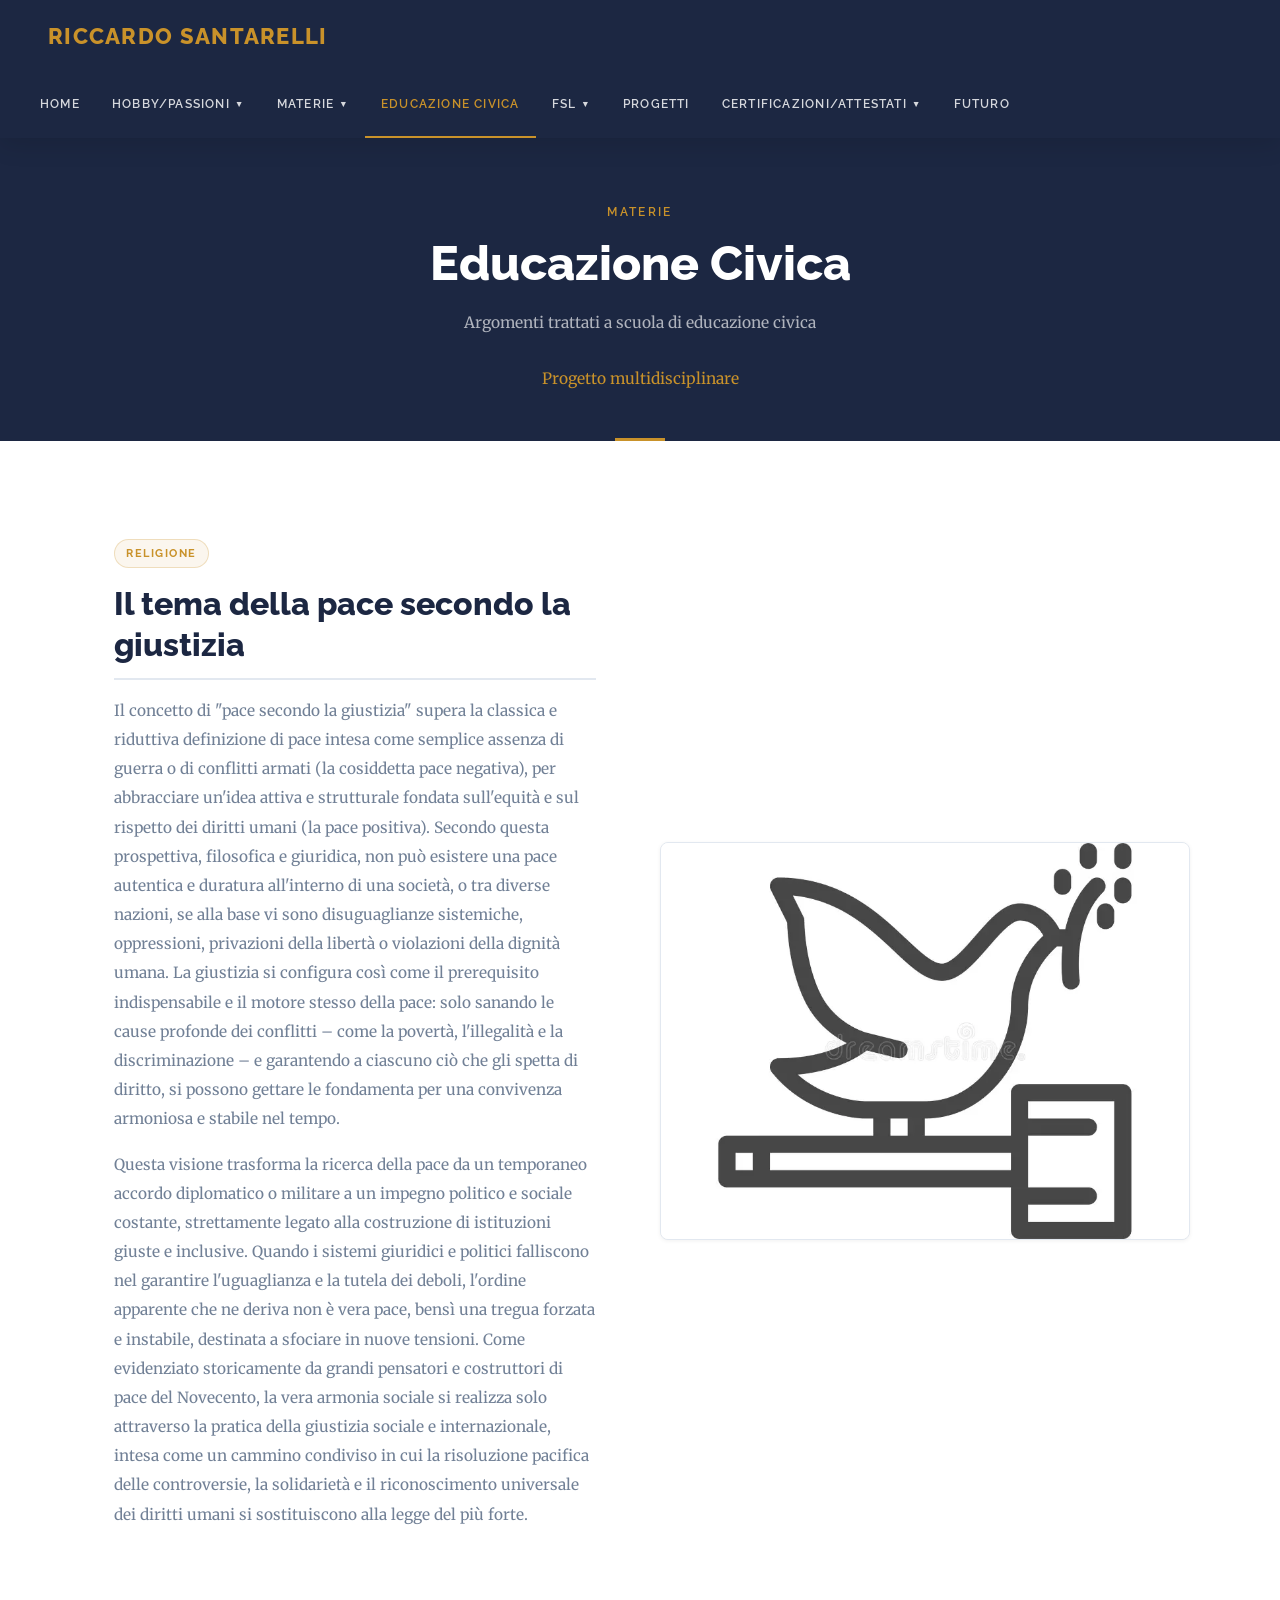
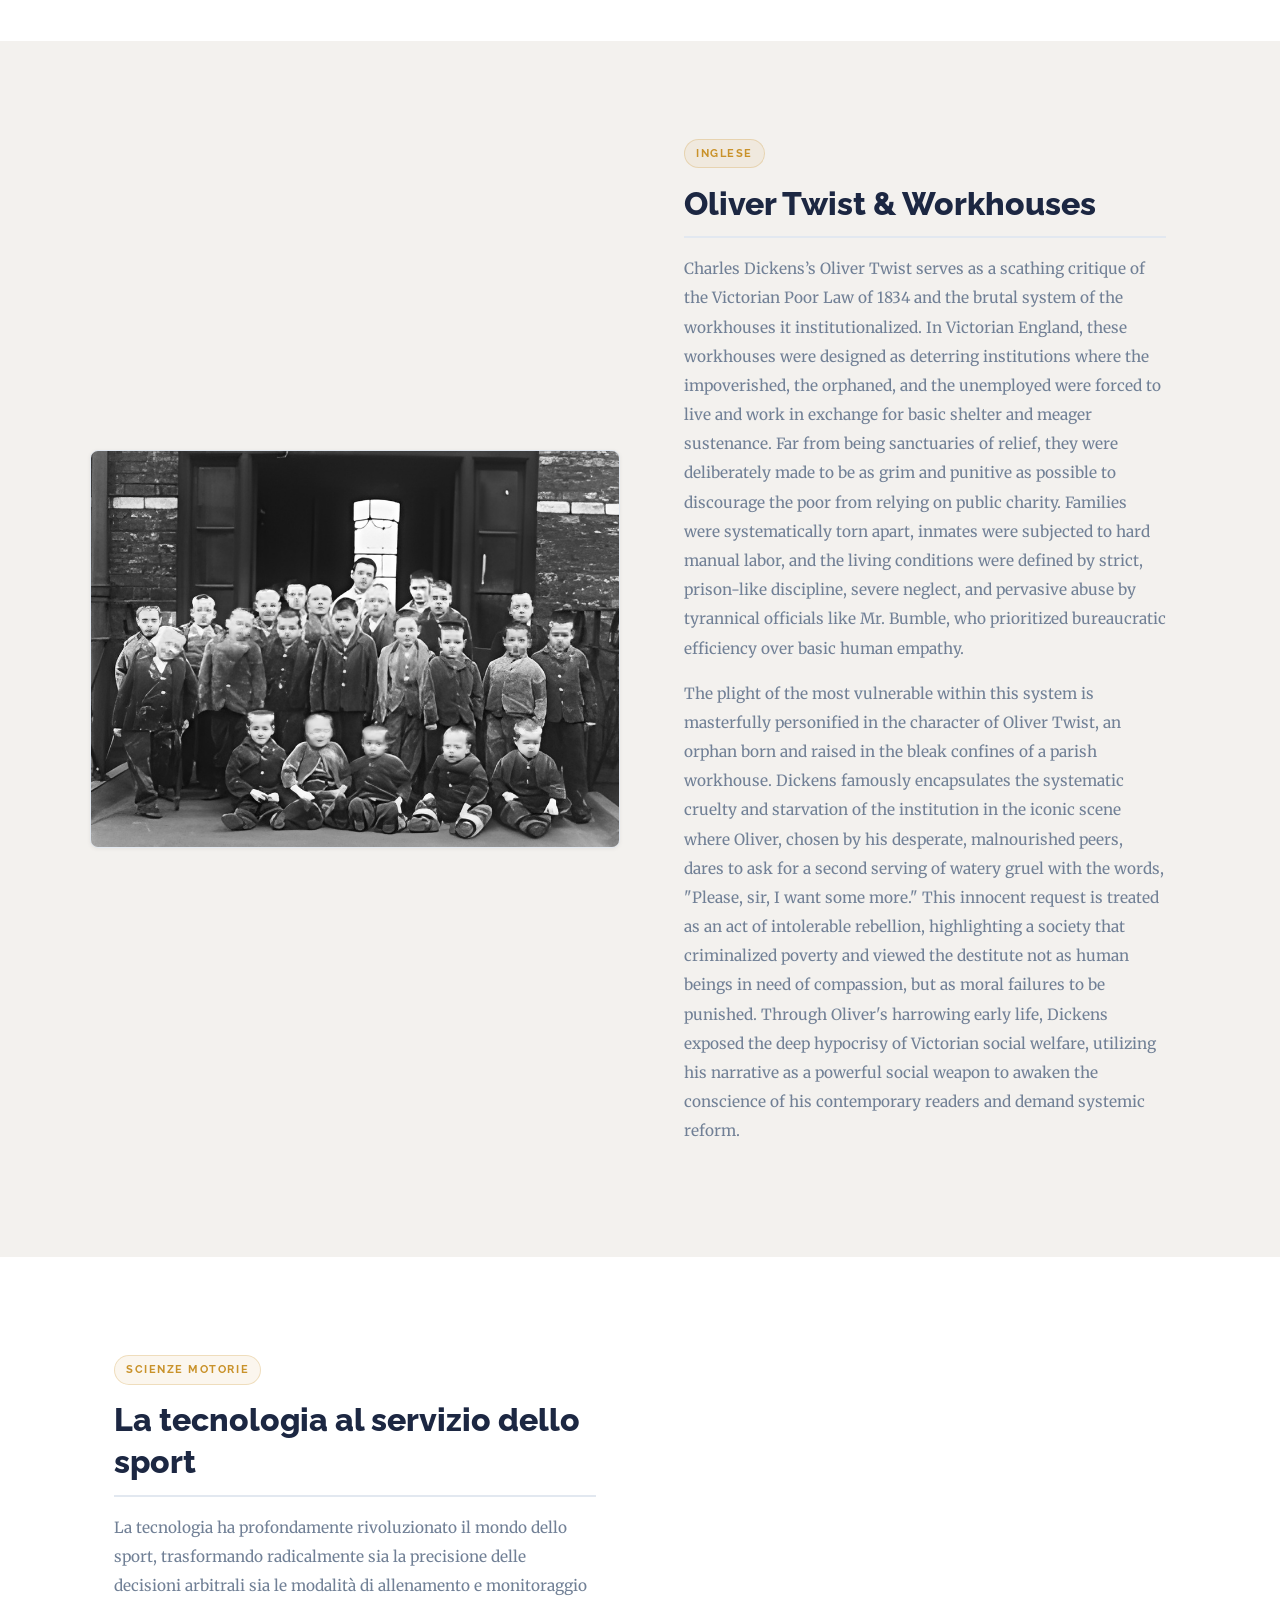
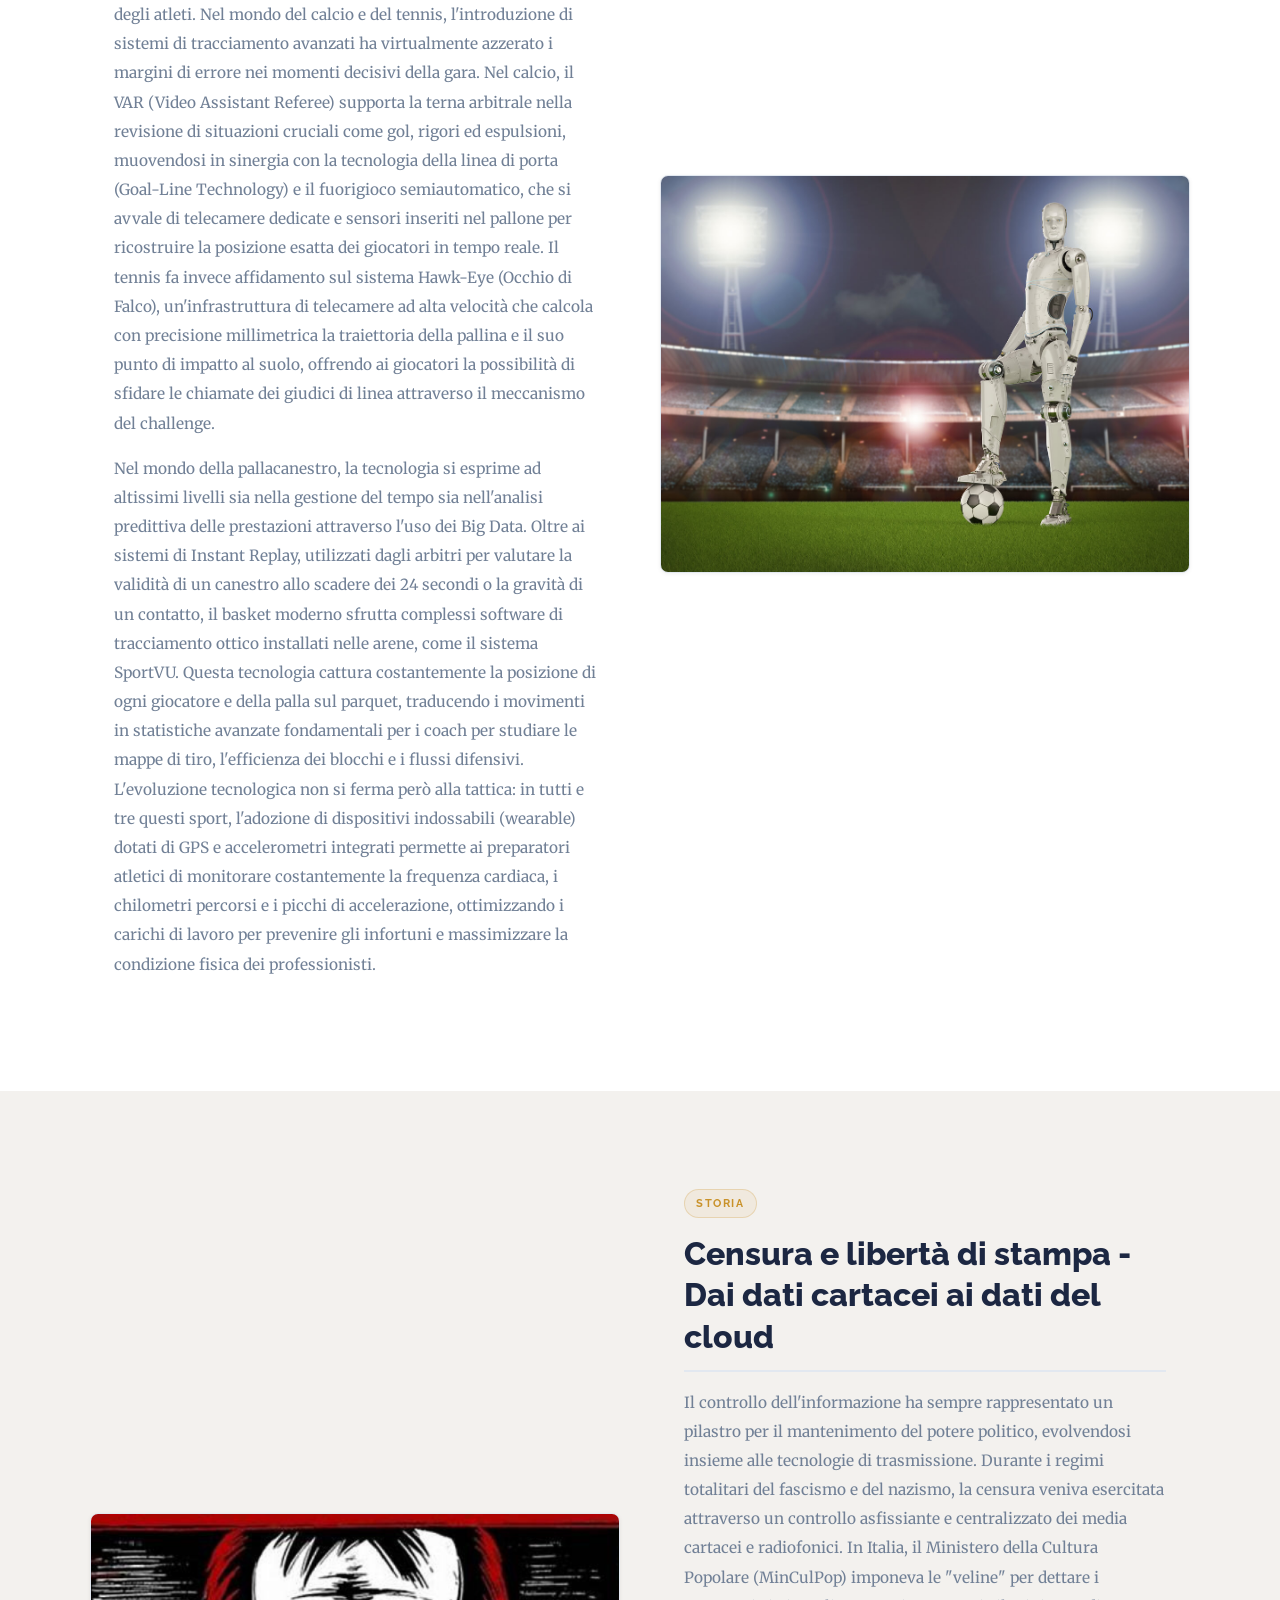
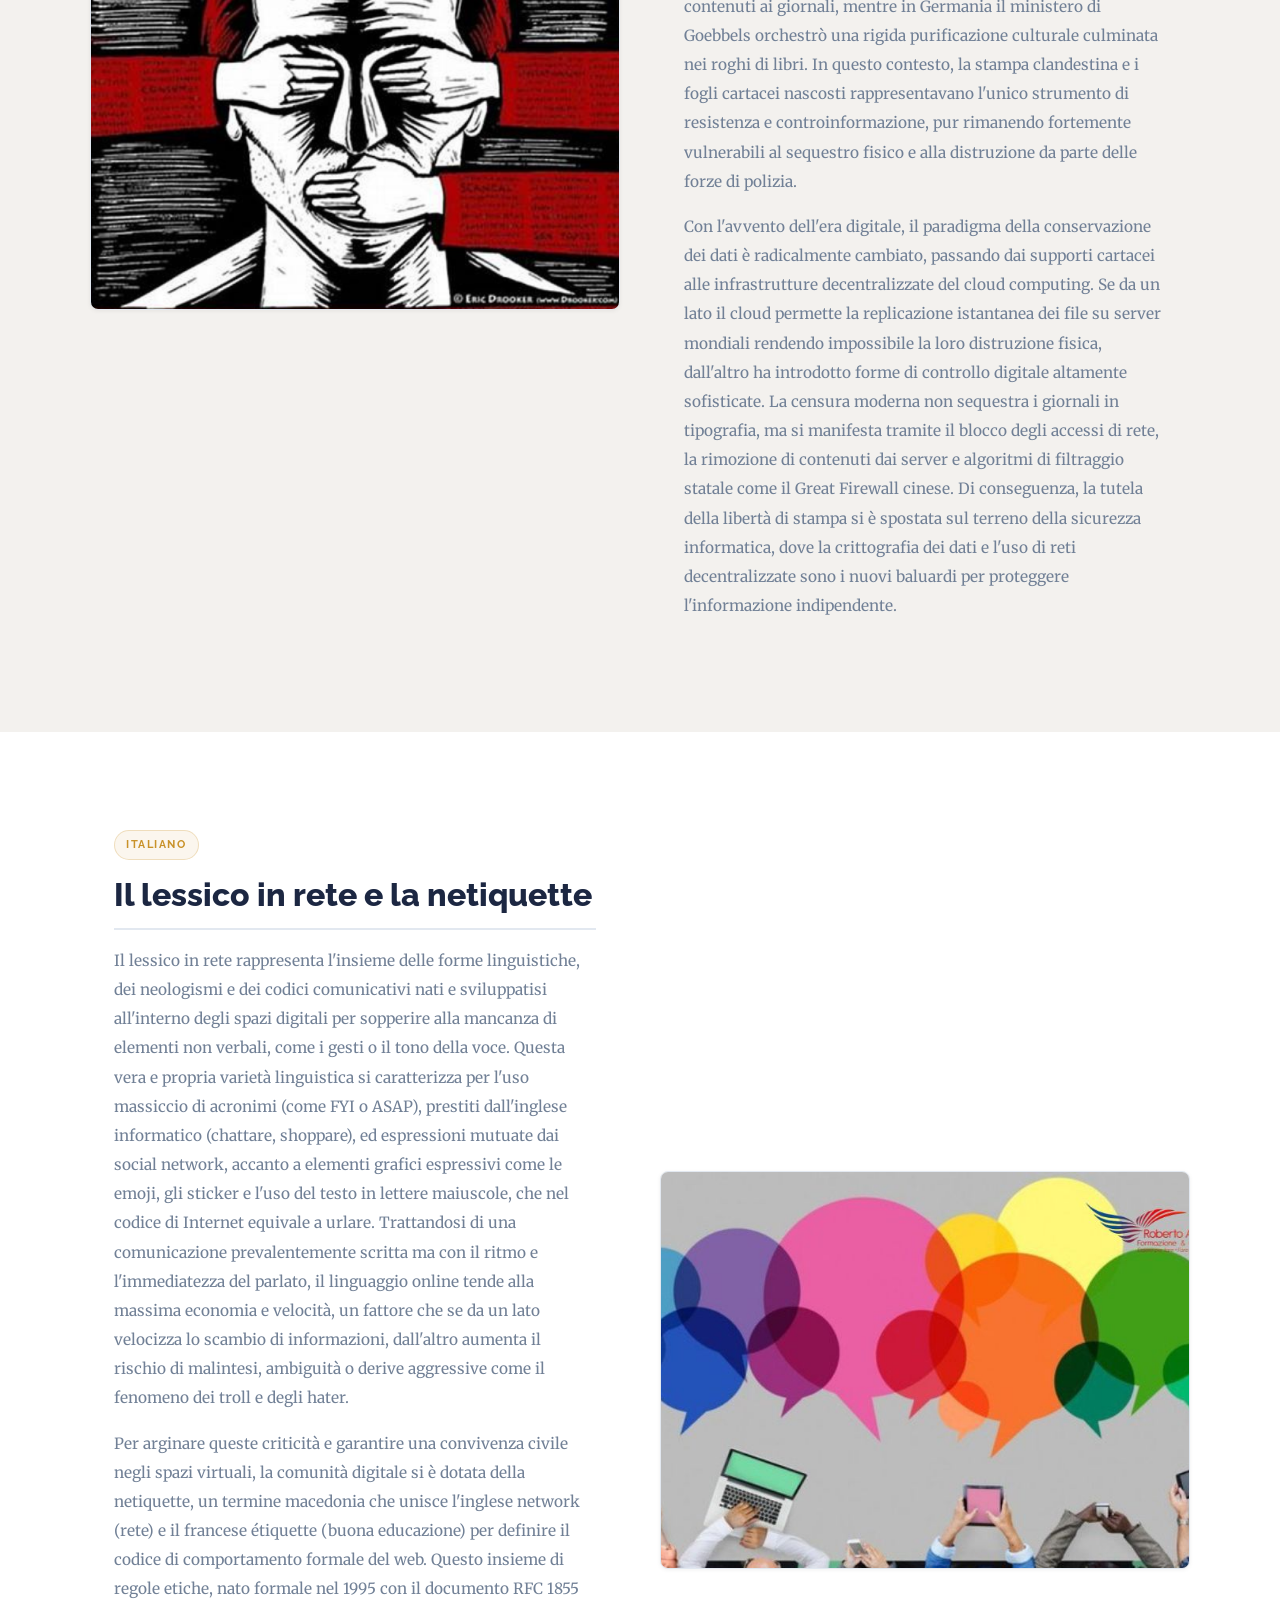
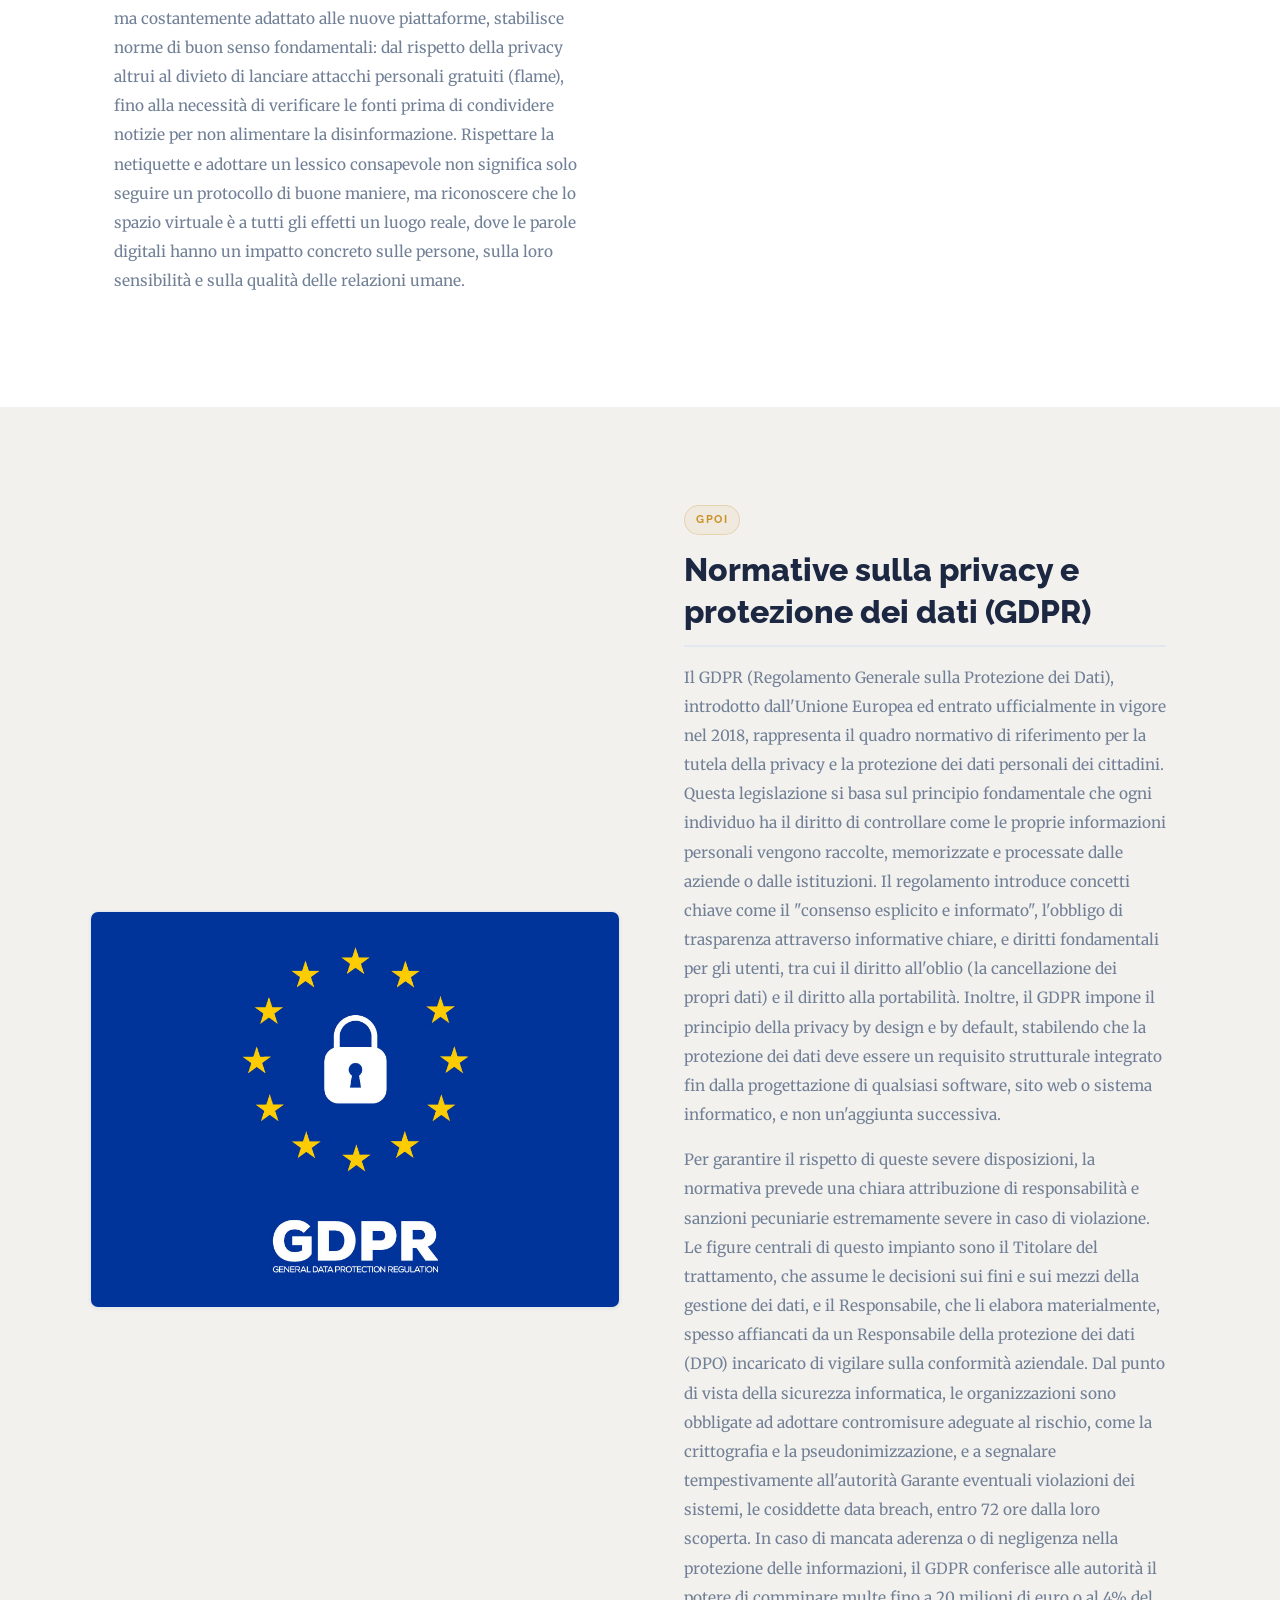
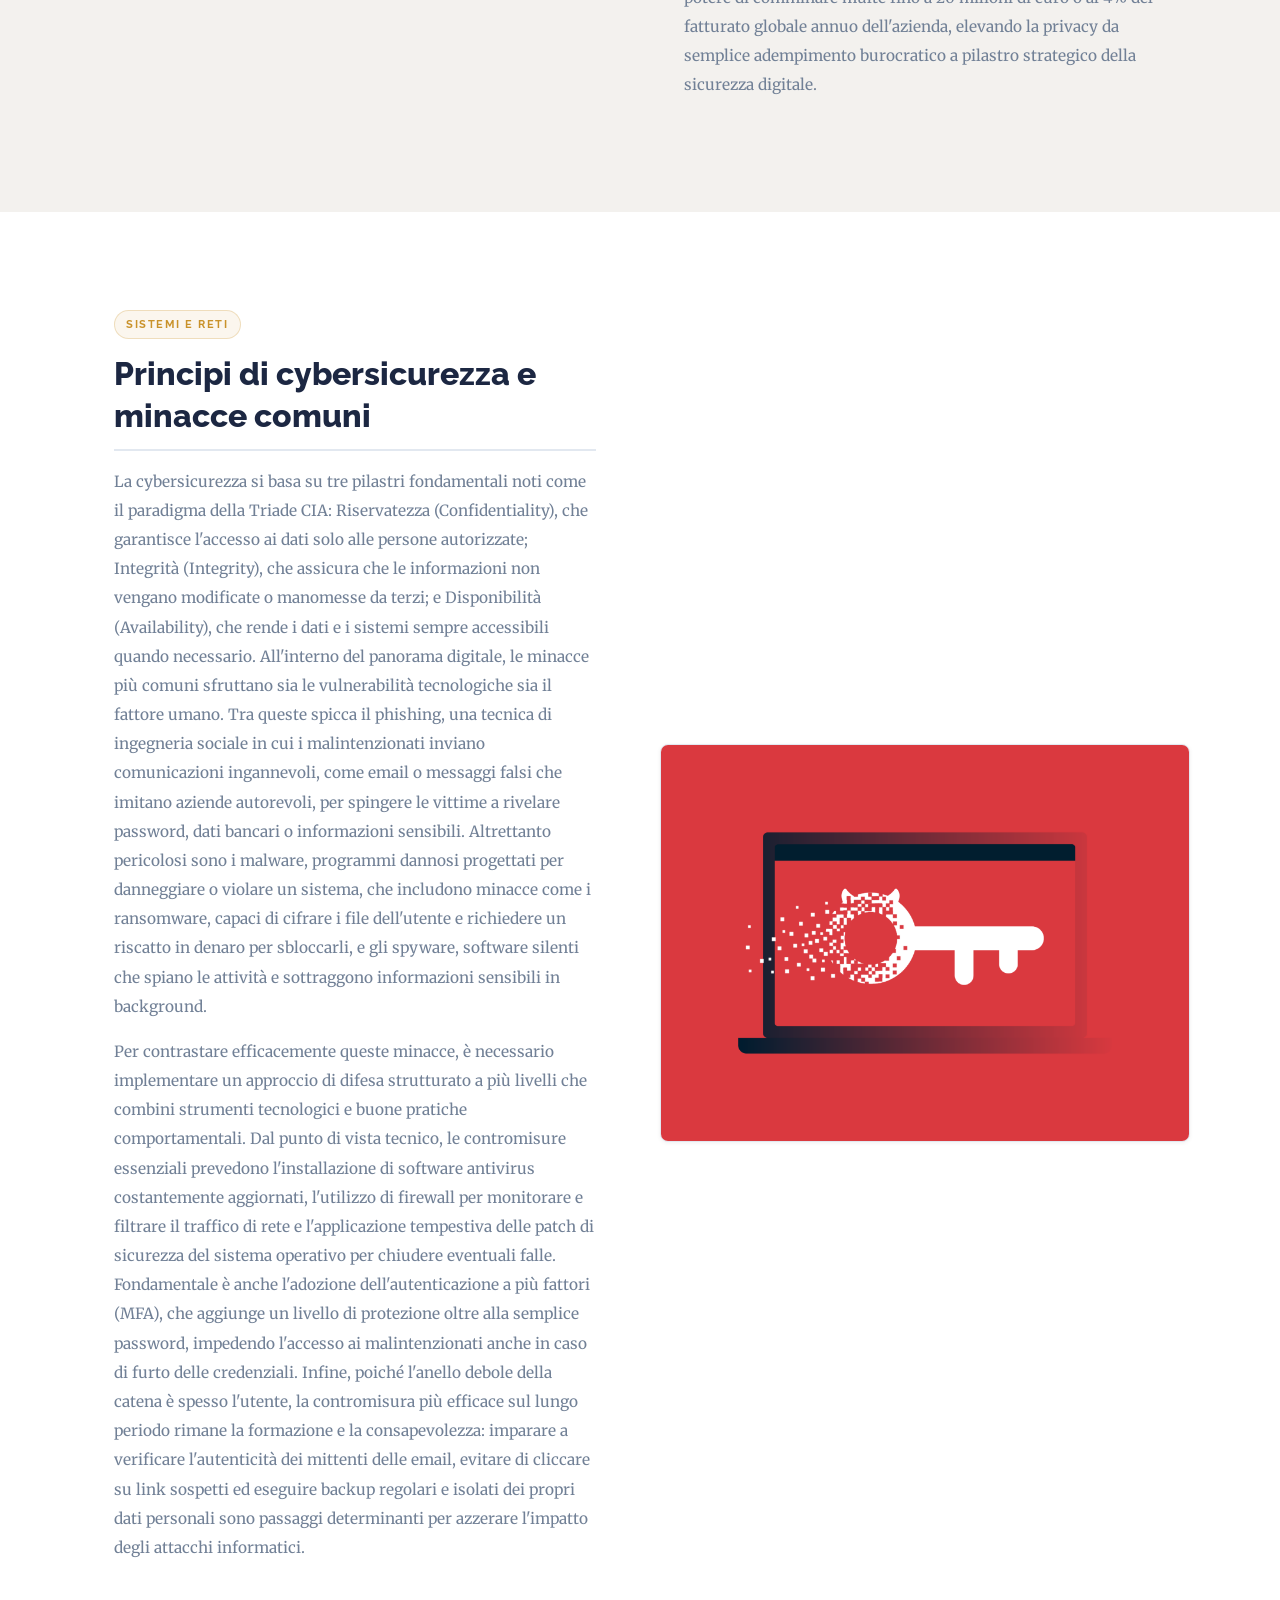
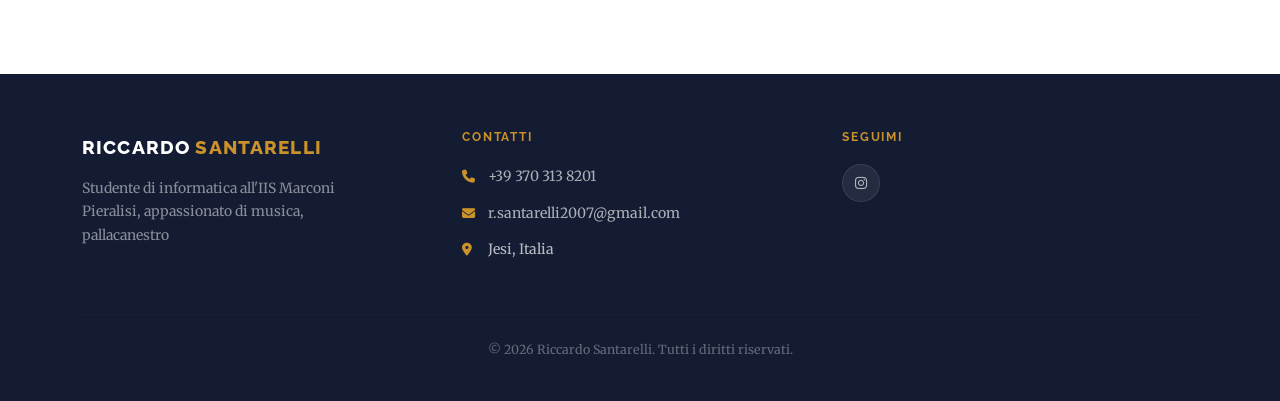
<file: educazione-civica.html>
<!DOCTYPE html>
<html lang="it">
<head>
  <meta charset="UTF-8" />
  <meta name="viewport" content="width=device-width, initial-scale=1.0" />
  <meta name="description" content="Materie - Educazione Civica"/>
  <title>Educazione Civica</title>
  <link rel="stylesheet" href="https://cdn.jsdelivr.net/npm/bootstrap@5.3.2/dist/css/bootstrap.min.css" />
  <link rel="stylesheet" href="https://cdnjs.cloudflare.com/ajax/libs/font-awesome/6.5.0/css/all.min.css" />
  <link rel="preconnect" href="https://fonts.googleapis.com" />
  <link rel="preconnect" href="https://fonts.gstatic.com" crossorigin />
  <link href="https://fonts.googleapis.com/css2?family=Raleway:wght@400;600;700;800&family=Merriweather:wght@300;400&display=swap" rel="stylesheet" />
  <link rel="stylesheet" href="css/style.css" />
</head>
<body>

  <div id="navbar-placeholder"></div>

  <section class="page-hero">
    <div class="container">
      <p class="page-category">Materie</p>
      <h1>Educazione Civica</h1>
      <p class="page-description">
        Argomenti trattati a scuola di educazione civica
        <br><br>
        <a href="progetto educazione civica/SANTARELLI_RICCARDO_5AM_edcivica/SANTARELLI_RICCARDO_5AM_edcivica/index.html">Progetto multidisciplinare</a>
      </p>
    </div>
  </section>

  <section class="content-section bg-white">
    <div class="container">
      <div class="row align-items-center gy-4">
        <div class="col-lg-6 fade-in">
          <div class="section-text-block">
            <span class="section-badge">Religione</span>
            <h2 class="section-title">Il tema della pace secondo la giustizia</h2>
            <p class="section-text">
              Il concetto di "pace secondo la giustizia" supera la classica e riduttiva definizione di pace intesa come semplice assenza di guerra o di conflitti armati (la cosiddetta pace negativa), per abbracciare un'idea attiva e strutturale fondata sull'equità e sul rispetto dei diritti umani (la pace positiva). Secondo questa prospettiva, filosofica e giuridica, non può esistere una pace autentica e duratura all'interno di una società, o tra diverse nazioni, se alla base vi sono disuguaglianze sistemiche, oppressioni, privazioni della libertà o violazioni della dignità umana. La giustizia si configura così come il prerequisito indispensabile e il motore stesso della pace: solo sanando le cause profonde dei conflitti – come la povertà, l'illegalità e la discriminazione – e garantendo a ciascuno ciò che gli spetta di diritto, si possono gettare le fondamenta per una convivenza armoniosa e stabile nel tempo.
            </p>
            <p class="section-text">
              Questa visione trasforma la ricerca della pace da un temporaneo accordo diplomatico o militare a un impegno politico e sociale costante, strettamente legato alla costruzione di istituzioni giuste e inclusive. Quando i sistemi giuridici e politici falliscono nel garantire l'uguaglianza e la tutela dei deboli, l'ordine apparente che ne deriva non è vera pace, bensì una tregua forzata e instabile, destinata a sfociare in nuove tensioni. Come evidenziato storicamente da grandi pensatori e costruttori di pace del Novecento, la vera armonia sociale si realizza solo attraverso la pratica della giustizia sociale e internazionale, intesa come un cammino condiviso in cui la risoluzione pacifica delle controversie, la solidarietà e il riconoscimento universale dei diritti umani si sostituiscono alla legge del più forte.
            </p>
          </div>
        </div>
        <div class="col-lg-6 fade-in">
          <div class="section-image-wrapper">
            <img class="section-image" src="pace-giustizia-e-istituzioni-forti-simbolo-di-colore-responsabilità-sociale-delle-imprese-obiettivi-.png" alt="Costituzione e diritti" />
          </div>
        </div>
      </div>
    </div>
  </section>

  <section class="content-section bg-alt">
    <div class="container">
      <div class="row align-items-center gy-4">
        <div class="col-lg-6 fade-in">
          <div class="section-image-wrapper">
            <img class="section-image" src="workhouses.jpeg" alt="Ambiente e sostenibilità" />
          </div>
        </div>
        <div class="col-lg-6 fade-in">
          <div class="section-text-block">
            <span class="section-badge">Inglese</span>
            <h2 class="section-title">Oliver Twist & Workhouses</h2>
            <p class="section-text">
              Charles Dickens’s Oliver Twist serves as a scathing critique of the Victorian Poor Law of 1834 and the brutal system of the workhouses it institutionalized. In Victorian England, these workhouses were designed as deterring institutions where the impoverished, the orphaned, and the unemployed were forced to live and work in exchange for basic shelter and meager sustenance. Far from being sanctuaries of relief, they were deliberately made to be as grim and punitive as possible to discourage the poor from relying on public charity. Families were systematically torn apart, inmates were subjected to hard manual labor, and the living conditions were defined by strict, prison-like discipline, severe neglect, and pervasive abuse by tyrannical officials like Mr. Bumble, who prioritized bureaucratic efficiency over basic human empathy.
            </p>
            <p class="section-text">
              The plight of the most vulnerable within this system is masterfully personified in the character of Oliver Twist, an orphan born and raised in the bleak confines of a parish workhouse. Dickens famously encapsulates the systematic cruelty and starvation of the institution in the iconic scene where Oliver, chosen by his desperate, malnourished peers, dares to ask for a second serving of watery gruel with the words, "Please, sir, I want some more." This innocent request is treated as an act of intolerable rebellion, highlighting a society that criminalized poverty and viewed the destitute not as human beings in need of compassion, but as moral failures to be punished. Through Oliver's harrowing early life, Dickens exposed the deep hypocrisy of Victorian social welfare, utilizing his narrative as a powerful social weapon to awaken the conscience of his contemporary readers and demand systemic reform.
            </p>
          </div>
        </div>
      </div>
    </div>
  </section>

  <section class="content-section bg-white">
    <div class="container">
      <div class="row align-items-center gy-4">
        <div class="col-lg-6 fade-in">
          <div class="section-text-block">
            <span class="section-badge">Scienze motorie</span>
            <h2 class="section-title">La tecnologia al servizio dello sport</h2>
            <p class="section-text">
              La tecnologia ha profondamente rivoluzionato il mondo dello sport, trasformando radicalmente sia la precisione delle decisioni arbitrali sia le modalità di allenamento e monitoraggio degli atleti. Nel mondo del calcio e del tennis, l'introduzione di sistemi di tracciamento avanzati ha virtualmente azzerato i margini di errore nei momenti decisivi della gara. Nel calcio, il VAR (Video Assistant Referee) supporta la terna arbitrale nella revisione di situazioni cruciali come gol, rigori ed espulsioni, muovendosi in sinergia con la tecnologia della linea di porta (Goal-Line Technology) e il fuorigioco semiautomatico, che si avvale di telecamere dedicate e sensori inseriti nel pallone per ricostruire la posizione esatta dei giocatori in tempo reale. Il tennis fa invece affidamento sul sistema Hawk-Eye (Occhio di Falco), un'infrastruttura di telecamere ad alta velocità che calcola con precisione millimetrica la traiettoria della pallina e il suo punto di impatto al suolo, offrendo ai giocatori la possibilità di sfidare le chiamate dei giudici di linea attraverso il meccanismo del challenge.
            </p>
            <p class="section-text">
              Nel mondo della pallacanestro, la tecnologia si esprime ad altissimi livelli sia nella gestione del tempo sia nell'analisi predittiva delle prestazioni attraverso l'uso dei Big Data. Oltre ai sistemi di Instant Replay, utilizzati dagli arbitri per valutare la validità di un canestro allo scadere dei 24 secondi o la gravità di un contatto, il basket moderno sfrutta complessi software di tracciamento ottico installati nelle arene, come il sistema SportVU. Questa tecnologia cattura costantemente la posizione di ogni giocatore e della palla sul parquet, traducendo i movimenti in statistiche avanzate fondamentali per i coach per studiare le mappe di tiro, l'efficienza dei blocchi e i flussi difensivi. L'evoluzione tecnologica non si ferma però alla tattica: in tutti e tre questi sport, l'adozione di dispositivi indossabili (wearable) dotati di GPS e accelerometri integrati permette ai preparatori atletici di monitorare costantemente la frequenza cardiaca, i chilometri percorsi e i picchi di accelerazione, ottimizzando i carichi di lavoro per prevenire gli infortuni e massimizzare la condizione fisica dei professionisti.
            </p>
          </div>
        </div>
        <div class="col-lg-6 fade-in">
          <div class="section-image-wrapper">
            <img class="section-image" src="sport e tech.jpg" alt="Costituzione e diritti" />
          </div>
        </div>
      </div>
    </div>
  </section>

  <section class="content-section bg-alt">
    <div class="container">
      <div class="row align-items-center gy-4">
        <div class="col-lg-6 fade-in">
          <div class="section-image-wrapper">
            <img class="section-image" src="Liberta-di-stampa-in-Italia-bf6c365b.png" alt="Ambiente e sostenibilità" />
          </div>
        </div>
        <div class="col-lg-6 fade-in">
          <div class="section-text-block">
            <span class="section-badge">Storia</span>
            <h2 class="section-title">Censura e libertà di stampa - Dai dati cartacei ai dati del cloud</h2>
            <p class="section-text">
              Il controllo dell'informazione ha sempre rappresentato un pilastro per il mantenimento del potere politico, evolvendosi insieme alle tecnologie di trasmissione. Durante i regimi totalitari del fascismo e del nazismo, la censura veniva esercitata attraverso un controllo asfissiante e centralizzato dei media cartacei e radiofonici. In Italia, il Ministero della Cultura Popolare (MinCulPop) imponeva le "veline" per dettare i contenuti ai giornali, mentre in Germania il ministero di Goebbels orchestrò una rigida purificazione culturale culminata nei roghi di libri. In questo contesto, la stampa clandestina e i fogli cartacei nascosti rappresentavano l'unico strumento di resistenza e controinformazione, pur rimanendo fortemente vulnerabili al sequestro fisico e alla distruzione da parte delle forze di polizia.
            </p>
            <p class="section-text">
              Con l'avvento dell'era digitale, il paradigma della conservazione dei dati è radicalmente cambiato, passando dai supporti cartacei alle infrastrutture decentralizzate del cloud computing. Se da un lato il cloud permette la replicazione istantanea dei file su server mondiali rendendo impossibile la loro distruzione fisica, dall'altro ha introdotto forme di controllo digitale altamente sofisticate. La censura moderna non sequestra i giornali in tipografia, ma si manifesta tramite il blocco degli accessi di rete, la rimozione di contenuti dai server e algoritmi di filtraggio statale come il Great Firewall cinese. Di conseguenza, la tutela della libertà di stampa si è spostata sul terreno della sicurezza informatica, dove la crittografia dei dati e l'uso di reti decentralizzate sono i nuovi baluardi per proteggere l'informazione indipendente.
            </p>
          </div>
        </div>
      </div>
    </div>
  </section>

  <section class="content-section bg-white">
    <div class="container">
      <div class="row align-items-center gy-4">
        <div class="col-lg-6 fade-in">
          <div class="section-text-block">
            <span class="section-badge">Italiano</span>
            <h2 class="section-title">Il lessico in rete e la netiquette</h2>
            <p class="section-text">
              Il lessico in rete rappresenta l'insieme delle forme linguistiche, dei neologismi e dei codici comunicativi nati e sviluppatisi all'interno degli spazi digitali per sopperire alla mancanza di elementi non verbali, come i gesti o il tono della voce. Questa vera e propria varietà linguistica si caratterizza per l'uso massiccio di acronimi (come FYI o ASAP), prestiti dall'inglese informatico (chattare, shoppare), ed espressioni mutuate dai social network, accanto a elementi grafici espressivi come le emoji, gli sticker e l'uso del testo in lettere maiuscole, che nel codice di Internet equivale a urlare. Trattandosi di una comunicazione prevalentemente scritta ma con il ritmo e l'immediatezza del parlato, il linguaggio online tende alla massima economia e velocità, un fattore che se da un lato velocizza lo scambio di informazioni, dall'altro aumenta il rischio di malintesi, ambiguità o derive aggressive come il fenomeno dei troll e degli hater.
            </p>
            <p class="section-text">
              Per arginare queste criticità e garantire una convivenza civile negli spazi virtuali, la comunità digitale si è dotata della netiquette, un termine macedonia che unisce l'inglese network (rete) e il francese étiquette (buona educazione) per definire il codice di comportamento formale del web. Questo insieme di regole etiche, nato formale nel 1995 con il documento RFC 1855 ma costantemente adattato alle nuove piattaforme, stabilisce norme di buon senso fondamentali: dal rispetto della privacy altrui al divieto di lanciare attacchi personali gratuiti (flame), fino alla necessità di verificare le fonti prima di condividere notizie per non alimentare la disinformazione. Rispettare la netiquette e adottare un lessico consapevole non significa solo seguire un protocollo di buone maniere, ma riconoscere che lo spazio virtuale è a tutti gli effetti un luogo reale, dove le parole digitali hanno un impatto concreto sulle persone, sulla loro sensibilità e sulla qualità delle relazioni umane.
            </p>
          </div>
        </div>
        <div class="col-lg-6 fade-in">
          <div class="section-image-wrapper">
            <img class="section-image" src="netiquette.jpg" alt="Costituzione e diritti"/>
          </div>
        </div>
      </div>
    </div>
  </section>

  <section class="content-section bg-alt">
    <div class="container">
      <div class="row align-items-center gy-4">
        <div class="col-lg-6 fade-in">
          <div class="section-image-wrapper">
            <img class="section-image" src="gdpr.jpg" alt="Ambiente e sostenibilità" />
          </div>
        </div>
        <div class="col-lg-6 fade-in">
          <div class="section-text-block">
            <span class="section-badge">GPOI</span>
            <h2 class="section-title">Normative sulla privacy e protezione dei dati (GDPR)</h2>
            <p class="section-text">
              Il GDPR (Regolamento Generale sulla Protezione dei Dati), introdotto dall'Unione Europea ed entrato ufficialmente in vigore nel 2018, rappresenta il quadro normativo di riferimento per la tutela della privacy e la protezione dei dati personali dei cittadini. Questa legislazione si basa sul principio fondamentale che ogni individuo ha il diritto di controllare come le proprie informazioni personali vengono raccolte, memorizzate e processate dalle aziende o dalle istituzioni. Il regolamento introduce concetti chiave come il "consenso esplicito e informato", l'obbligo di trasparenza attraverso informative chiare, e diritti fondamentali per gli utenti, tra cui il diritto all'oblio (la cancellazione dei propri dati) e il diritto alla portabilità. Inoltre, il GDPR impone il principio della privacy by design e by default, stabilendo che la protezione dei dati deve essere un requisito strutturale integrato fin dalla progettazione di qualsiasi software, sito web o sistema informatico, e non un'aggiunta successiva.            
            </p>
            <p class="section-text">
              Per garantire il rispetto di queste severe disposizioni, la normativa prevede una chiara attribuzione di responsabilità e sanzioni pecuniarie estremamente severe in caso di violazione. Le figure centrali di questo impianto sono il Titolare del trattamento, che assume le decisioni sui fini e sui mezzi della gestione dei dati, e il Responsabile, che li elabora materialmente, spesso affiancati da un Responsabile della protezione dei dati (DPO) incaricato di vigilare sulla conformità aziendale. Dal punto di vista della sicurezza informatica, le organizzazioni sono obbligate ad adottare contromisure adeguate al rischio, come la crittografia e la pseudonimizzazione, e a segnalare tempestivamente all'autorità Garante eventuali violazioni dei sistemi, le cosiddette data breach, entro 72 ore dalla loro scoperta. In caso di mancata aderenza o di negligenza nella protezione delle informazioni, il GDPR conferisce alle autorità il potere di comminare multe fino a 20 milioni di euro o al 4% del fatturato globale annuo dell'azienda, elevando la privacy da semplice adempimento burocratico a pilastro strategico della sicurezza digitale.
            </p>
          </div>
        </div>
      </div>
    </div>
  </section>

  <section class="content-section bg-white">
    <div class="container">
      <div class="row align-items-center gy-4">
        <div class="col-lg-6 fade-in">
          <div class="section-text-block">
            <span class="section-badge">Sistemi e reti</span>
            <h2 class="section-title">Principi di cybersicurezza e minacce comuni</h2>
            <p class="section-text">
              La cybersicurezza si basa su tre pilastri fondamentali noti come il paradigma della Triade CIA: Riservatezza (Confidentiality), che garantisce l'accesso ai dati solo alle persone autorizzate; Integrità (Integrity), che assicura che le informazioni non vengano modificate o manomesse da terzi; e Disponibilità (Availability), che rende i dati e i sistemi sempre accessibili quando necessario. All'interno del panorama digitale, le minacce più comuni sfruttano sia le vulnerabilità tecnologiche sia il fattore umano. Tra queste spicca il phishing, una tecnica di ingegneria sociale in cui i malintenzionati inviano comunicazioni ingannevoli, come email o messaggi falsi che imitano aziende autorevoli, per spingere le vittime a rivelare password, dati bancari o informazioni sensibili. Altrettanto pericolosi sono i malware, programmi dannosi progettati per danneggiare o violare un sistema, che includono minacce come i ransomware, capaci di cifrare i file dell'utente e richiedere un riscatto in denaro per sbloccarli, e gli spyware, software silenti che spiano le attività e sottraggono informazioni sensibili in background.
            </p>
            <p class="section-text">
              Per contrastare efficacemente queste minacce, è necessario implementare un approccio di difesa strutturato a più livelli che combini strumenti tecnologici e buone pratiche comportamentali. Dal punto di vista tecnico, le contromisure essenziali prevedono l'installazione di software antivirus costantemente aggiornati, l'utilizzo di firewall per monitorare e filtrare il traffico di rete e l'applicazione tempestiva delle patch di sicurezza del sistema operativo per chiudere eventuali falle. Fondamentale è anche l'adozione dell'autenticazione a più fattori (MFA), che aggiunge un livello di protezione oltre alla semplice password, impedendo l'accesso ai malintenzionati anche in caso di furto delle credenziali. Infine, poiché l'anello debole della catena è spesso l'utente, la contromisura più efficace sul lungo periodo rimane la formazione e la consapevolezza: imparare a verificare l'autenticità dei mittenti delle email, evitare di cliccare su link sospetti ed eseguire backup regolari e isolati dei propri dati personali sono passaggi determinanti per azzerare l'impatto degli attacchi informatici.
            </p>
          </div>
        </div>
        <div class="col-lg-6 fade-in">
          <div class="section-image-wrapper">
            <img class="section-image" src="malware.png" alt="Costituzione e diritti" />
          </div>
        </div>
      </div>
    </div>
  </section>


  <div id="footer-placeholder"></div>

  <script src="https://cdn.jsdelivr.net/npm/bootstrap@5.3.2/dist/js/bootstrap.bundle.min.js"></script>
  <script src="js/main.js"></script>
</body>
</html>
</file>
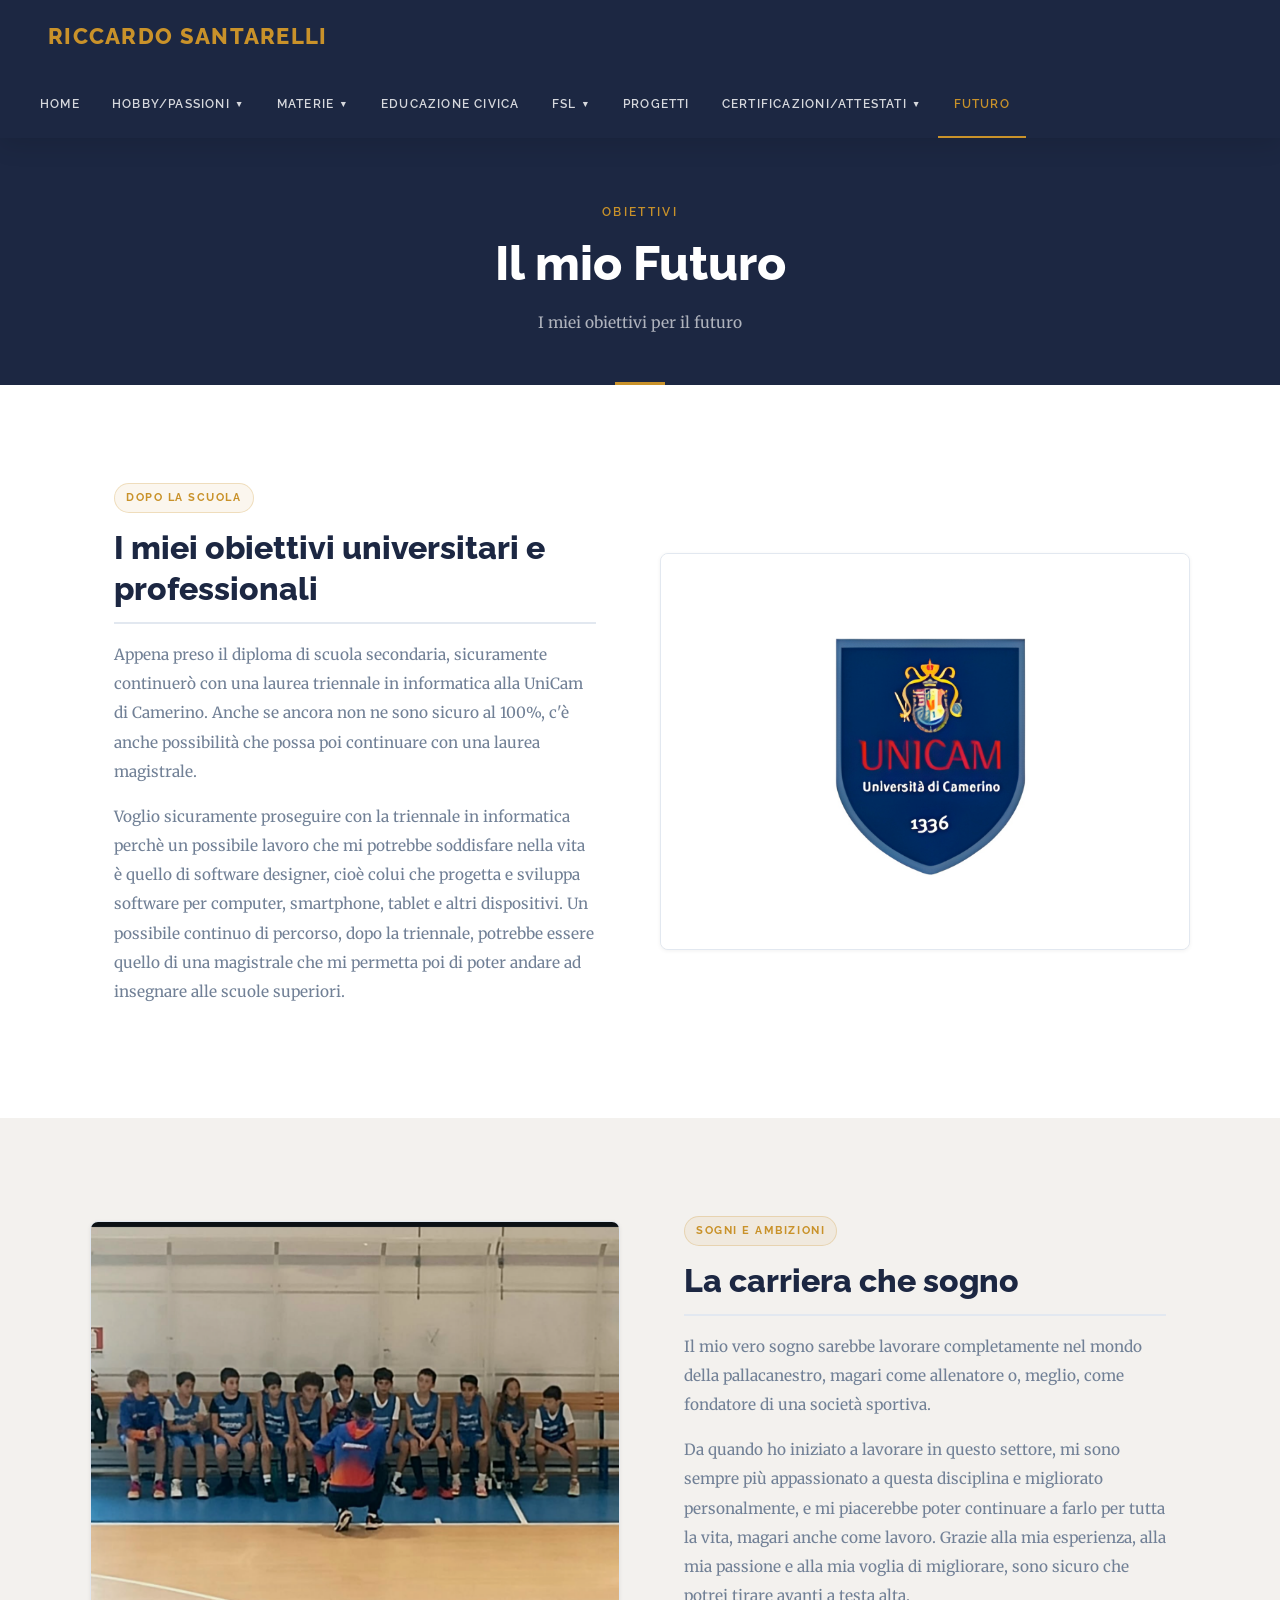
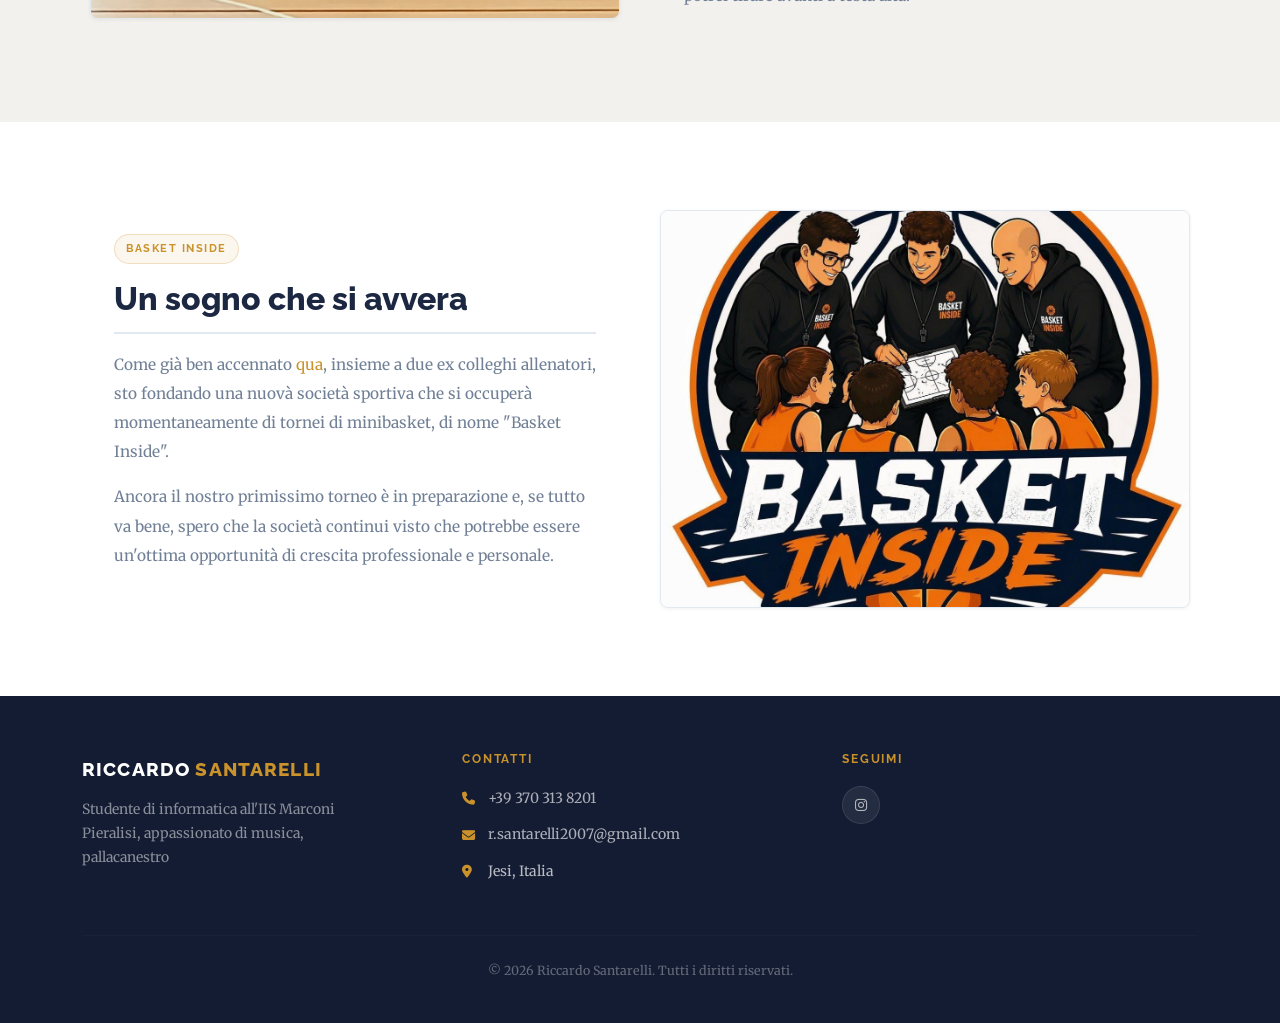
<file: futuro.html>
<!DOCTYPE html>
<html lang="it">
<head>
  <meta charset="UTF-8" />
  <meta name="viewport" content="width=device-width, initial-scale=1.0" />
  <meta name="description" content="Il mio Futuro" />
  <title>Futuro</title>
  <link rel="stylesheet" href="https://cdn.jsdelivr.net/npm/bootstrap@5.3.2/dist/css/bootstrap.min.css" />
  <link rel="stylesheet" href="https://cdnjs.cloudflare.com/ajax/libs/font-awesome/6.5.0/css/all.min.css" />
  <link rel="preconnect" href="https://fonts.googleapis.com" />
  <link rel="preconnect" href="https://fonts.gstatic.com" crossorigin />
  <link href="https://fonts.googleapis.com/css2?family=Raleway:wght@400;600;700;800&family=Merriweather:wght@300;400&display=swap" rel="stylesheet" />
  <link rel="stylesheet" href="css/style.css" />
</head>
<body>

  <div id="navbar-placeholder"></div>

  <section class="page-hero">
    <div class="container">
      <p class="page-category">Obiettivi</p>
      <h1>Il mio Futuro</h1>
      <p class="page-description">I miei obiettivi per il futuro</p>
    </div>
  </section>

  <section class="content-section bg-white">
    <div class="container">
      <div class="row align-items-center gy-4">
        <div class="col-lg-6 fade-in">
          <div class="section-text-block">
            <span class="section-badge">Dopo la scuola</span>
            <h2 class="section-title">I miei obiettivi universitari e professionali</h2>
            <p class="section-text">
              Appena preso il diploma di scuola secondaria, sicuramente continuerò con una laurea triennale in informatica alla UniCam di Camerino. Anche se ancora non ne sono sicuro al 100%,
              c'è anche possibilità che possa poi continuare con una laurea magistrale.
            </p>
            <p class="section-text">
              Voglio sicuramente proseguire con la triennale in informatica perchè un possibile lavoro che mi potrebbe soddisfare nella vita
              è quello di software designer, cioè colui che progetta e sviluppa software per computer, smartphone, tablet e altri dispositivi. 
              Un possibile continuo di percorso, dopo la triennale, potrebbe essere quello di una magistrale che mi permetta poi di poter andare ad insegnare alle scuole superiori.
            </p>
          </div>
        </div>
        <div class="col-lg-6 fade-in">
          <div class="section-image-wrapper">
            <img class="section-image" src="unicam.jpg" alt="I miei obiettivi universitari" />
          </div>
        </div>
      </div>
    </div>
  </section>

  <section class="content-section bg-alt">
    <div class="container">
      <div class="row align-items-center gy-4">
        <div class="col-lg-6 fade-in">
          <div class="section-image-wrapper">
            <img class="section-image" src="futuro basket.png" alt="Il mio futuro professionale" />
          </div>
        </div>
        <div class="col-lg-6 fade-in">
          <div class="section-text-block">
            <span class="section-badge">Sogni e ambizioni</span>
            <h2 class="section-title">La carriera che sogno</h2>
            <p class="section-text">
              Il mio vero sogno sarebbe lavorare completamente nel mondo della pallacanestro, magari come allenatore o, meglio, come fondatore di una società sportiva.
            </p>
            <p class="section-text">
              Da quando ho iniziato a lavorare in questo settore, mi sono sempre più appassionato a questa disciplina e migliorato personalmente, e mi piacerebbe poter continuare a farlo per tutta la vita, magari anche come lavoro.
              Grazie alla mia esperienza, alla mia passione e alla mia voglia di migliorare, sono sicuro che potrei tirare avanti a testa alta.
            </p>
          </div>
        </div>
      </div>
    </div>
  </section>

  <section class="content-section bg-white">
    <div class="container">
      <div class="row align-items-center gy-4">
        <div class="col-lg-6 fade-in">
          <div class="section-text-block">
            <span class="section-badge">Basket Inside</span>
            <h2 class="section-title">Un sogno che si avvera</h2>
            <p class="section-text">
              Come già ben accennato <a href="progetti.html#CollegamentoProgettoBasket">qua</a>, insieme a due ex colleghi allenatori, sto fondando una nuovà società sportiva che
              si occuperà momentaneamente di tornei di minibasket, di nome "Basket Inside".
            </p>
            <p class="section-text">
              Ancora il nostro primissimo torneo è in preparazione e, se tutto va bene, spero che la società continui visto che potrebbe essere un'ottima opportunità di crescita professionale e personale.
            </p>
          </div>
        </div>
        <!-- Immagine (colonna destra) — Sostituisci src con la tua foto -->
        <div class="col-lg-6 fade-in">
          <div class="section-image-wrapper">
            <img class="section-image" src="basketinside.png" alt="I miei obiettivi universitari" />
          </div>
        </div>
      </div>
    </div>
  </section>

  <div id="footer-placeholder"></div>

  <script src="https://cdn.jsdelivr.net/npm/bootstrap@5.3.2/dist/js/bootstrap.bundle.min.js"></script>
  <script src="js/main.js"></script>
</body>
</html>
</file>
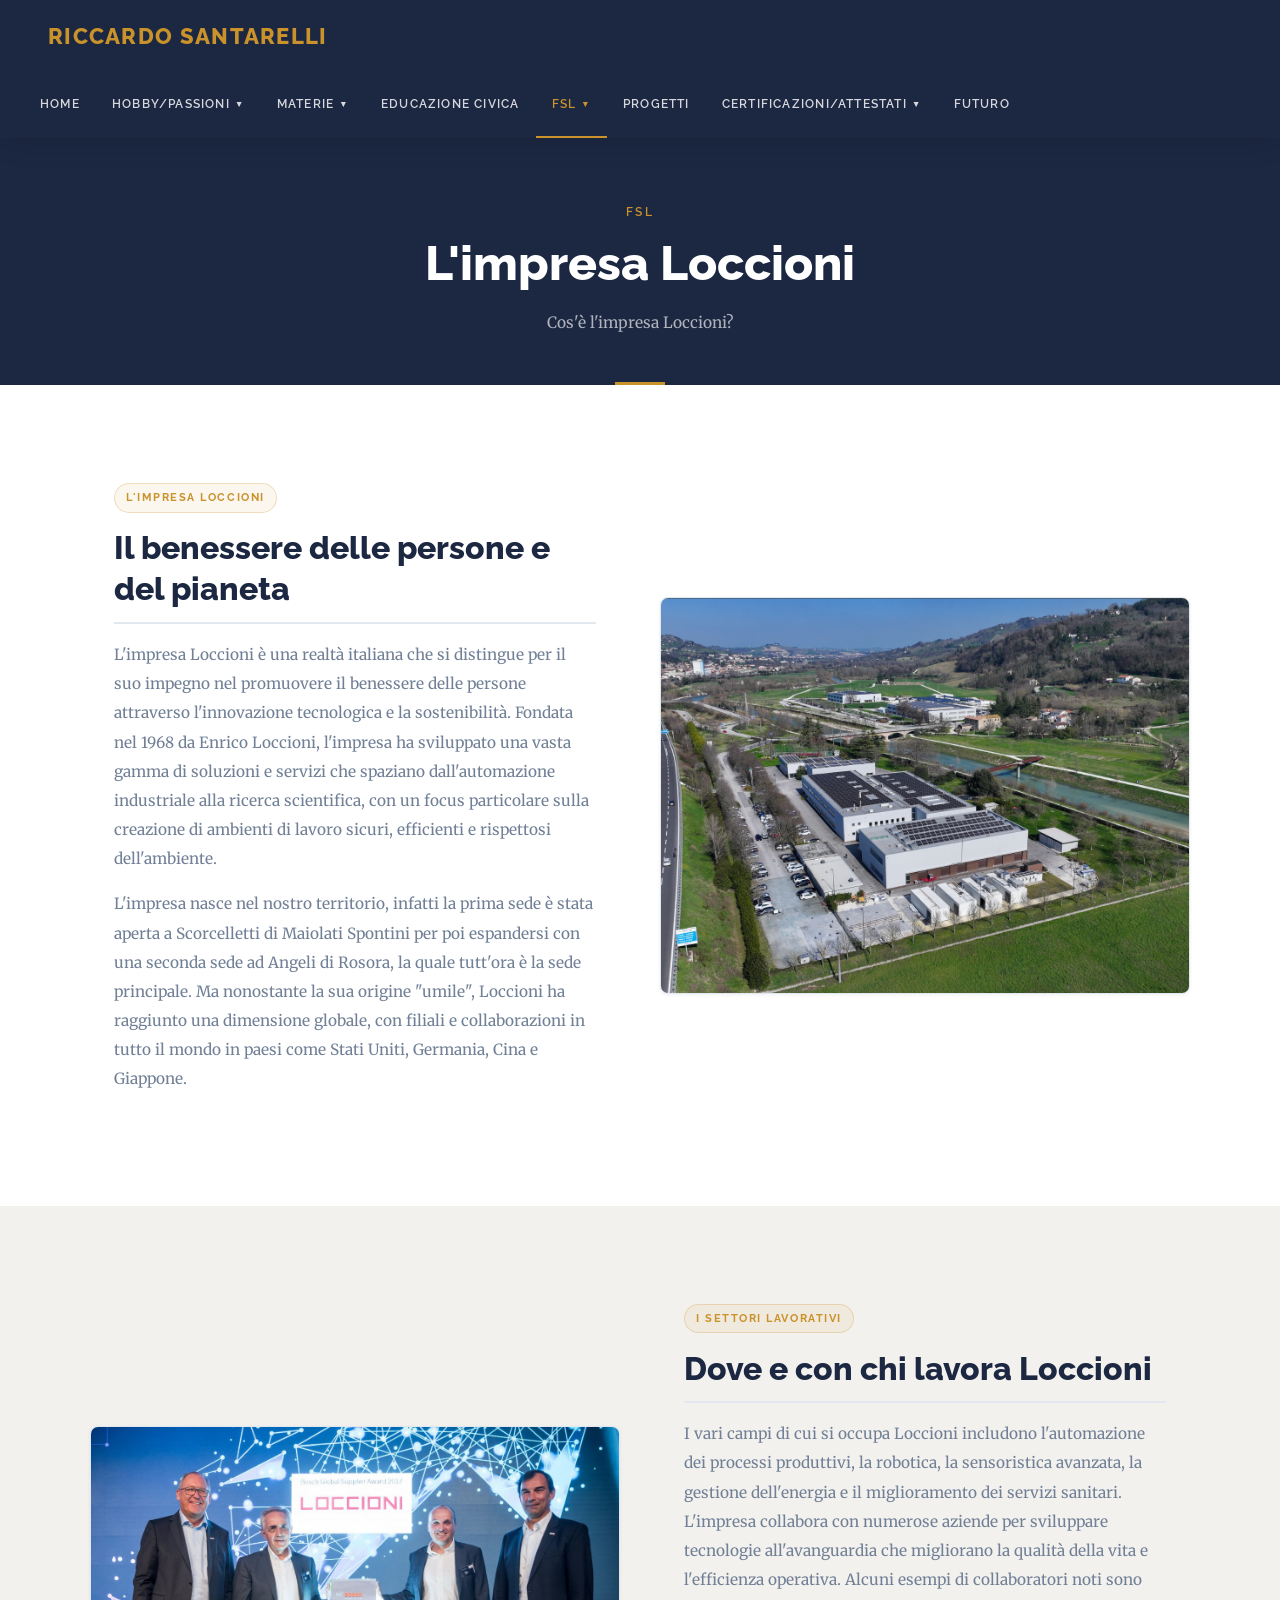
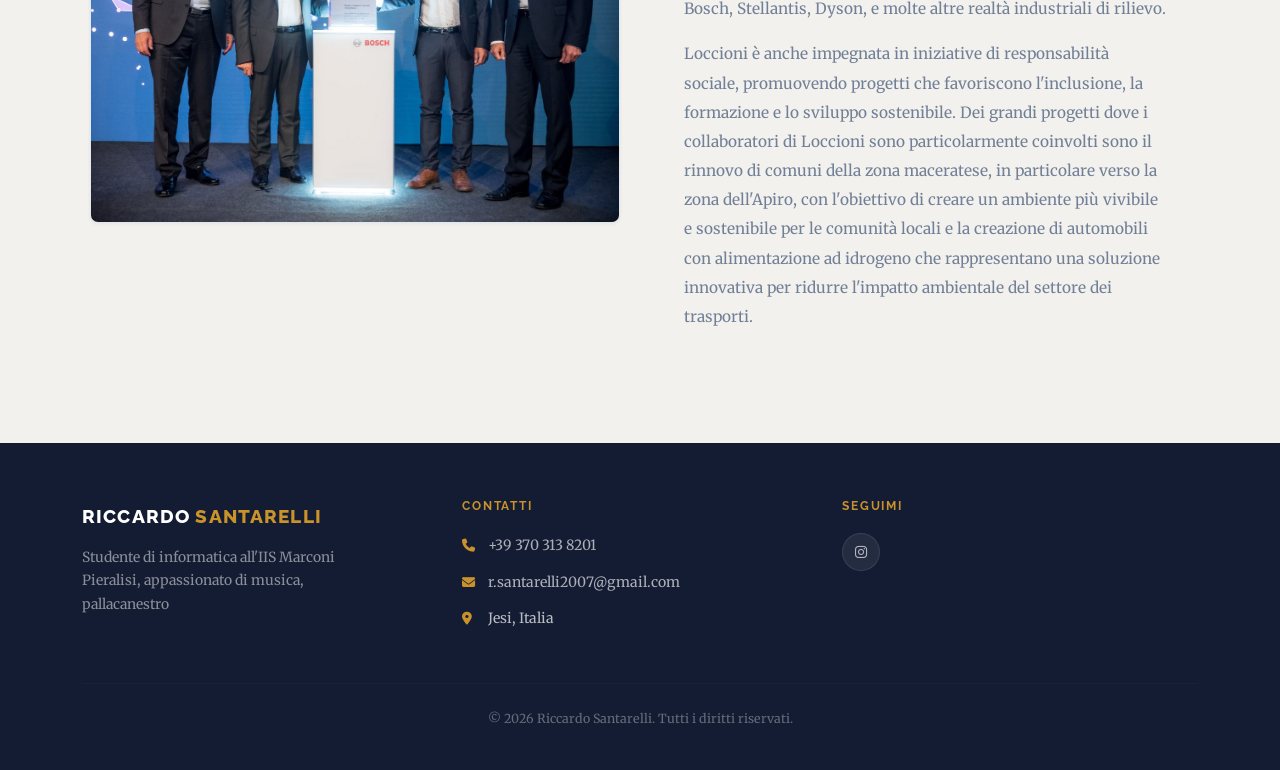
<file: loccioni.html>
<!DOCTYPE html>
<html lang="it">
<head>
  <meta charset="UTF-8" />
  <meta name="viewport" content="width=device-width, initial-scale=1.0" />
  <meta name="description" content="FSL - L'impresa Loccioni" />
  <title>FSL - L'impresa Loccioni</title>
  <link rel="stylesheet" href="https://cdn.jsdelivr.net/npm/bootstrap@5.3.2/dist/css/bootstrap.min.css" />
  <link rel="stylesheet" href="https://cdnjs.cloudflare.com/ajax/libs/font-awesome/6.5.0/css/all.min.css" />
  <link rel="preconnect" href="https://fonts.googleapis.com" />
  <link rel="preconnect" href="https://fonts.gstatic.com" crossorigin />
  <link href="https://fonts.googleapis.com/css2?family=Raleway:wght@400;600;700;800&family=Merriweather:wght@300;400&display=swap" rel="stylesheet" />
  <link rel="stylesheet" href="css/style.css" />
</head>
<body>

  <div id="navbar-placeholder"></div>

  <section class="page-hero">
    <div class="container">
      <p class="page-category">FSL</p>
      <h1>L'impresa Loccioni</h1>
      <p class="page-description">Cos'è l'impresa Loccioni?</p>
    </div>
  </section>

  <section class="content-section bg-white">
    <div class="container">
      <div class="row align-items-center gy-4">
        <div class="col-lg-6 fade-in">
          <div class="section-text-block">
            <span class="section-badge">L'impresa Loccioni</span>
            <h2 class="section-title">Il benessere delle persone e del pianeta</h2>
            <p class="section-text">
              L'impresa Loccioni è una realtà italiana che si distingue per il suo impegno nel promuovere il benessere delle persone attraverso l'innovazione tecnologica e la sostenibilità. 
              Fondata nel 1968 da Enrico Loccioni, l'impresa ha sviluppato una vasta gamma di soluzioni e servizi che spaziano dall'automazione industriale alla ricerca scientifica, 
              con un focus particolare sulla creazione di ambienti di lavoro sicuri, efficienti e rispettosi dell'ambiente.
            </p>
            <p class="section-text">
              L'impresa nasce nel nostro territorio, infatti la prima sede è stata aperta a Scorcelletti di Maiolati Spontini per poi espandersi con una seconda sede ad 
              Angeli di Rosora, la quale tutt'ora è la sede principale. Ma nonostante la sua origine "umile", Loccioni ha raggiunto una dimensione globale, con filiali e collaborazioni in tutto il mondo in paesi come Stati Uniti, Germania, Cina e Giappone.
            </p>
          </div>
        </div>
        <div class="col-lg-6 fade-in">
          <div class="section-image-wrapper">
            <img class="section-image" src="loccioni sede.png" alt="Progetto principale" />
          </div>
        </div>
      </div>
    </div>
  </section>

  <section class="content-section bg-alt">
    <div class="container">
      <div class="row align-items-center gy-4">
        <div class="col-lg-6 fade-in">
          <div class="section-image-wrapper">
            <img class="section-image" src="loccioni-bosch.jpg" alt="Secondo progetto" />
          </div>
        </div>
        <div class="col-lg-6 fade-in">
          <div class="section-text-block">
            <span class="section-badge">I settori lavorativi</span>
            <h2 class="section-title">Dove e con chi lavora Loccioni</h2>
            <p class="section-text">
              I vari campi di cui si occupa Loccioni includono l'automazione dei processi produttivi, la robotica, la sensoristica avanzata, la gestione dell'energia e il miglioramento dei servizi sanitari. 
              L'impresa collabora con numerose aziende per sviluppare tecnologie all'avanguardia che migliorano la qualità della vita e l'efficienza operativa.
              Alcuni esempi di collaboratori noti sono Bosch, Stellantis, Dyson, e molte altre realtà industriali di rilievo.
            </p>
            <p class="section-text">
              Loccioni è anche impegnata in iniziative di responsabilità sociale, promuovendo progetti che favoriscono l'inclusione, la formazione e lo sviluppo sostenibile.
              Dei grandi progetti dove i collaboratori di Loccioni sono particolarmente coinvolti sono il rinnovo di comuni della zona maceratese, in particolare verso la zona dell'Apiro, con l'obiettivo di creare un ambiente più vivibile e sostenibile per le comunità locali
              e la creazione di automobili con alimentazione ad idrogeno che rappresentano una soluzione innovativa per ridurre l'impatto ambientale del settore dei trasporti.
            </p>
            </p>
          </div>
        </div>
      </div>
    </div>
  </section>

  <div id="footer-placeholder"></div>

  <script src="https://cdn.jsdelivr.net/npm/bootstrap@5.3.2/dist/js/bootstrap.bundle.min.js"></script>
  <script src="js/main.js"></script>
</body>
</html>
</file>
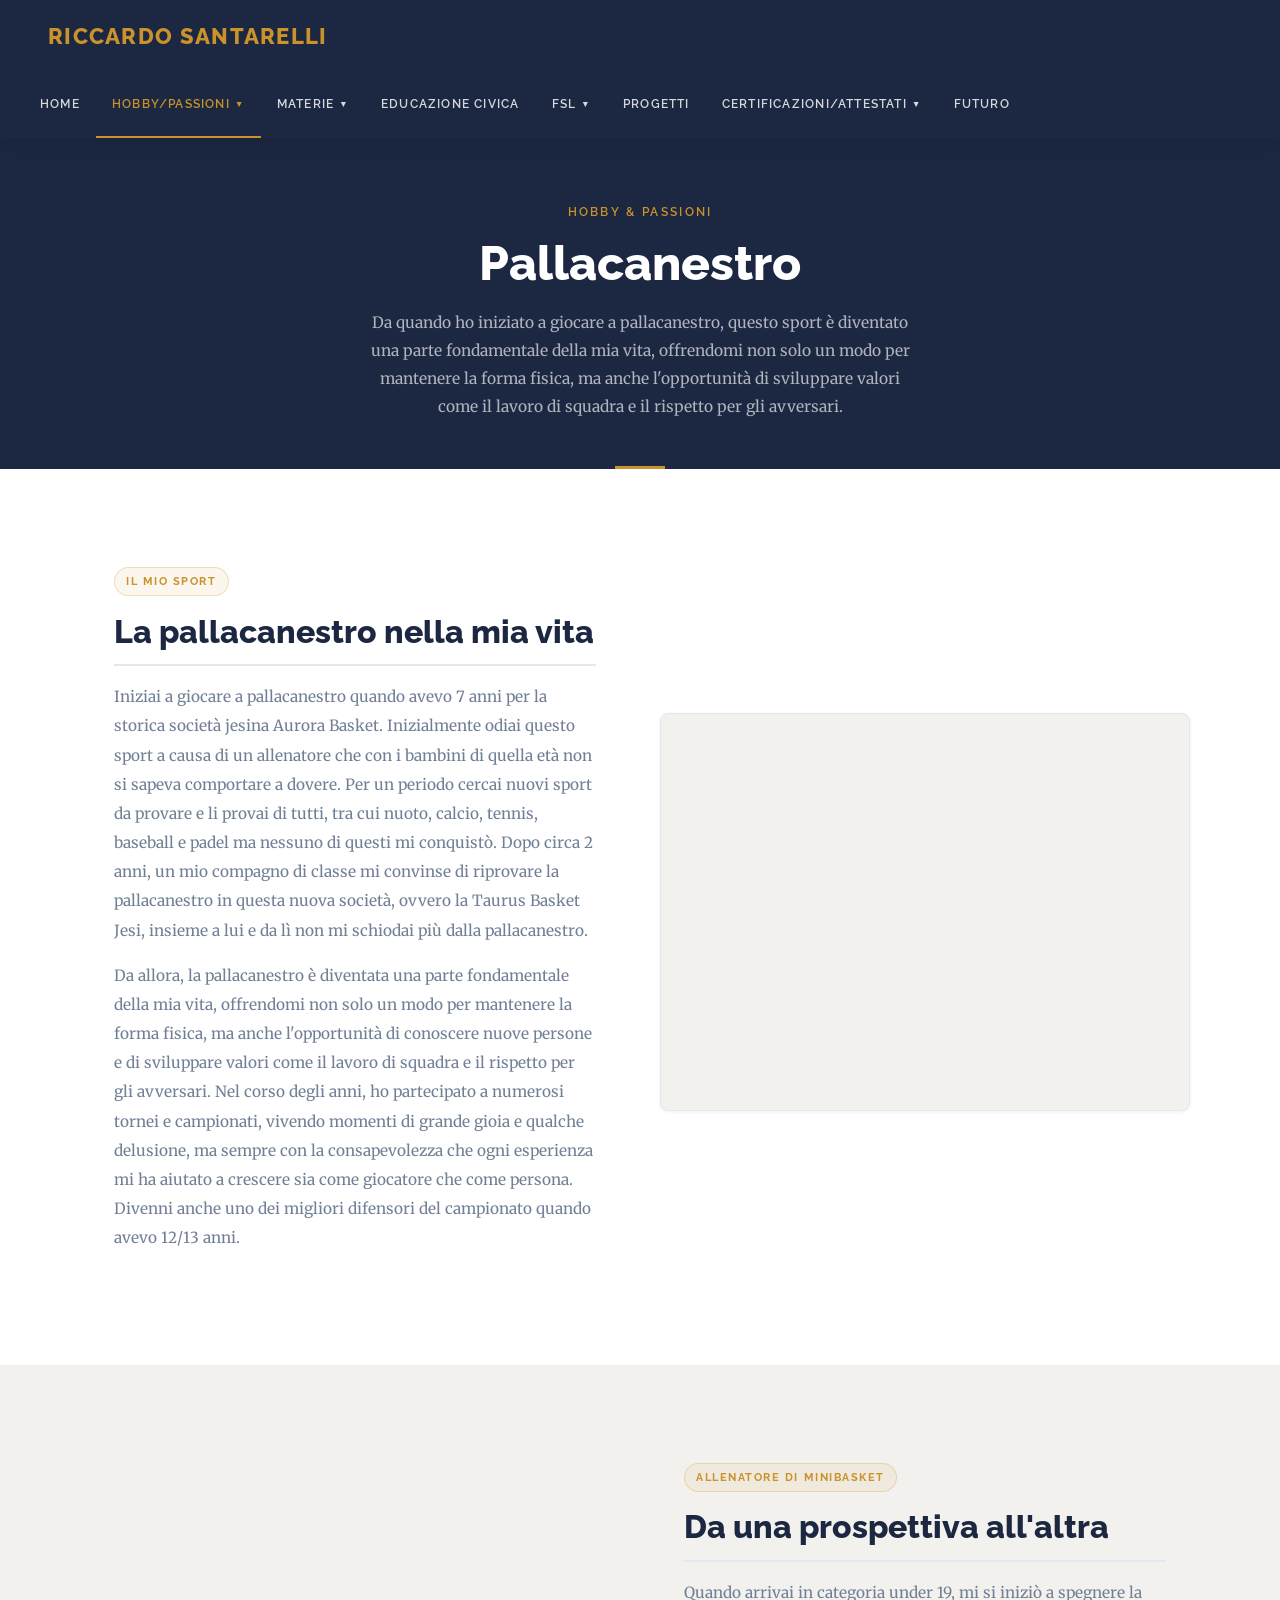
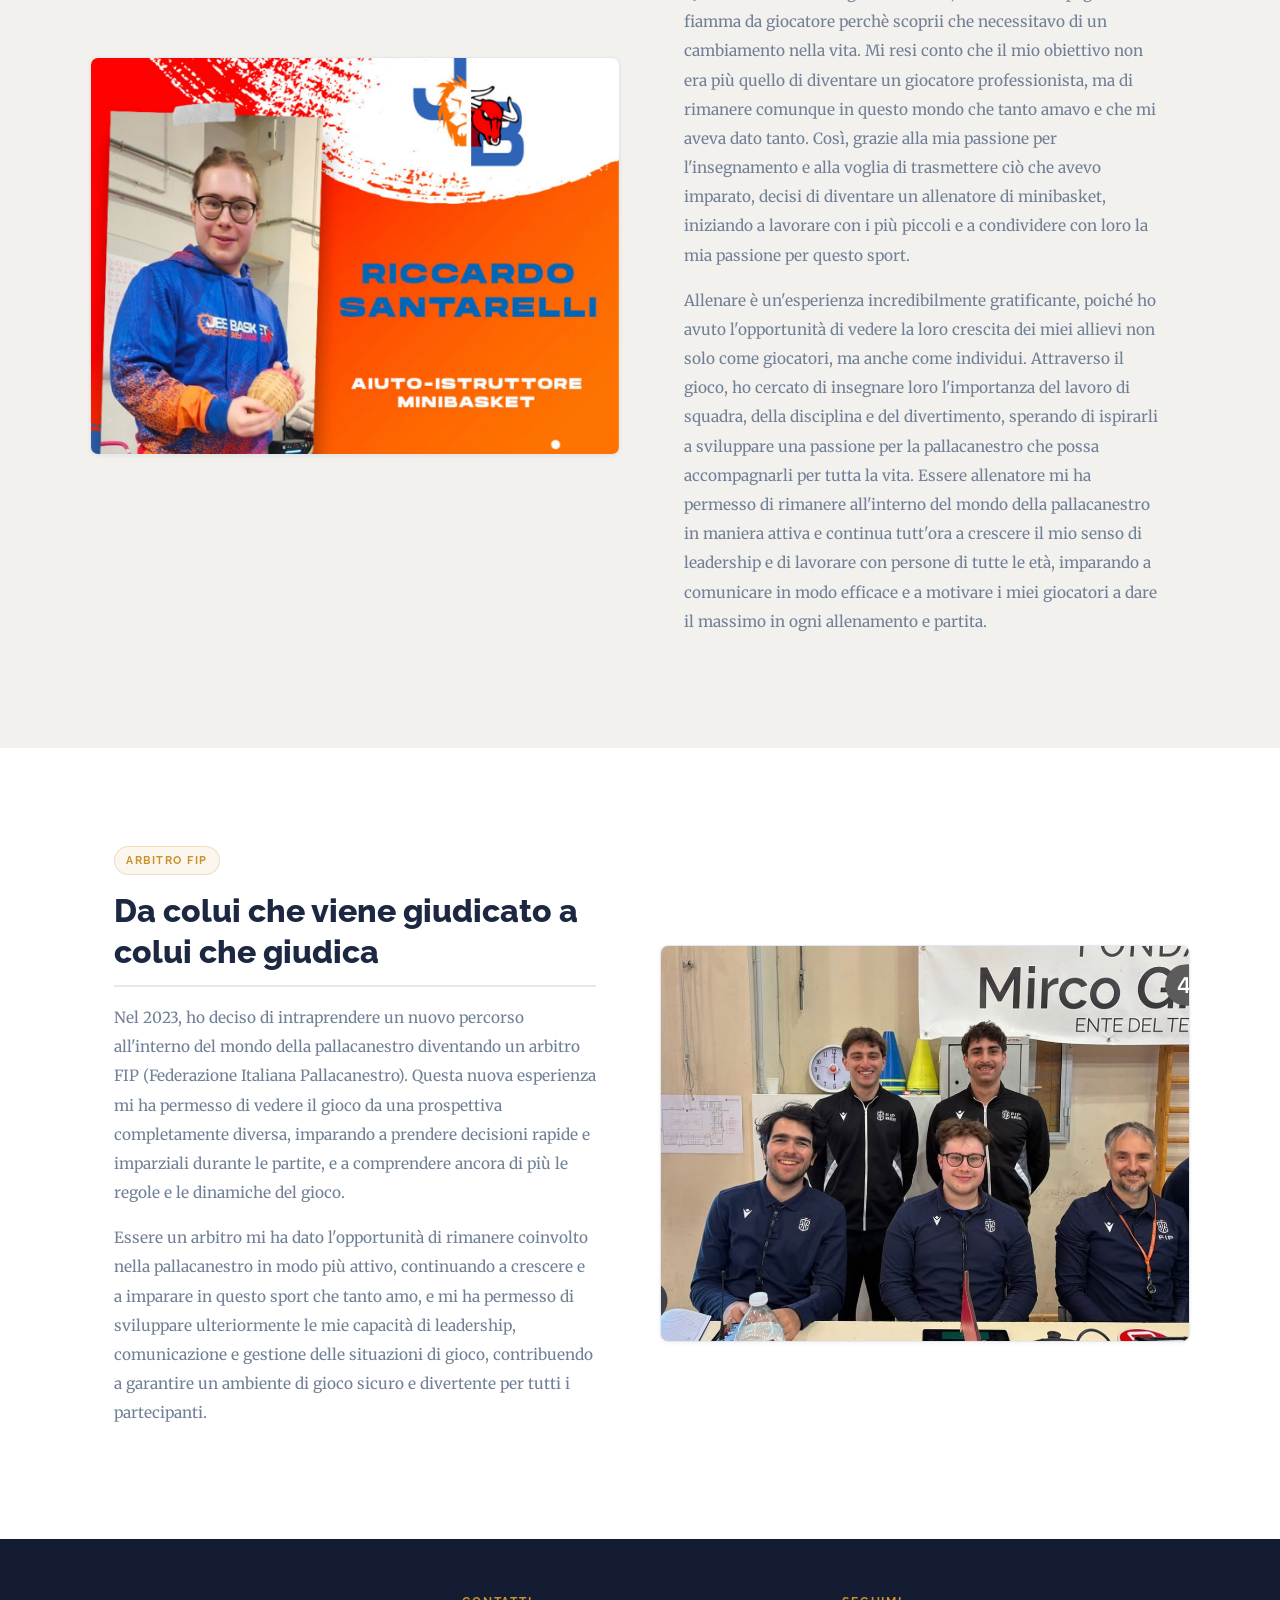
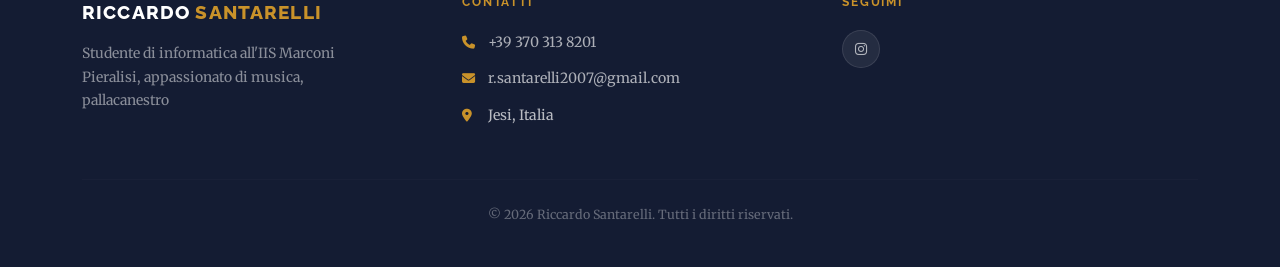
<file: pallacanestro.html>
<!DOCTYPE html>
<html lang="it">
<head>
  <meta charset="UTF-8" />
  <meta name="viewport" content="width=device-width, initial-scale=1.0" />
  <meta name="description" content="Pallacanestro" />
  <title>Hobby - Pallacanestro</title>
  <link rel="stylesheet" href="https://cdn.jsdelivr.net/npm/bootstrap@5.3.2/dist/css/bootstrap.min.css" />
  <link rel="stylesheet" href="https://cdnjs.cloudflare.com/ajax/libs/font-awesome/6.5.0/css/all.min.css" />
  <link rel="preconnect" href="https://fonts.googleapis.com" />
  <link rel="preconnect" href="https://fonts.gstatic.com" crossorigin />
  <link href="https://fonts.googleapis.com/css2?family=Raleway:wght@400;600;700;800&family=Merriweather:wght@300;400&display=swap" rel="stylesheet" />
  <link rel="stylesheet" href="css/style.css" />
</head>
<body>

  <div id="navbar-placeholder"></div>

  <section class="page-hero">
    <div class="container">
      <p class="page-category">Hobby &amp; Passioni</p>
      <h1>Pallacanestro</h1>
      <p class="page-description">Da quando ho iniziato a giocare a pallacanestro, questo sport è diventato una parte fondamentale della mia vita, offrendomi non solo un modo per mantenere la forma fisica, ma anche l'opportunità di sviluppare valori come il lavoro di squadra e il rispetto per gli avversari.</p>
    </div>
  </section>

  <section class="content-section bg-white">
    <div class="container">
      <div class="row align-items-center gy-4">
        <div class="col-lg-6 fade-in">
          <div class="section-text-block">
            <span class="section-badge">Il mio sport</span>
            <h2 class="section-title">La pallacanestro nella mia vita</h2>
            <p class="section-text">
              Iniziai a giocare a pallacanestro quando avevo 7 anni per la storica società jesina Aurora Basket. 
              Inizialmente odiai questo sport a causa di un allenatore che con i bambini di quella età non si sapeva comportare a dovere.
              Per un periodo cercai nuovi sport da provare e li provai di tutti, tra cui nuoto, calcio, tennis, baseball e padel ma nessuno di questi mi conquistò. 
              Dopo circa 2 anni, un mio compagno di classe mi convinse di riprovare la pallacanestro in questa nuova società, ovvero la Taurus Basket Jesi, insieme a lui e da lì non mi schiodai più dalla pallacanestro.
            </p>
            <p class="section-text">
              Da allora, la pallacanestro è diventata una parte fondamentale della mia vita, offrendomi non solo un modo per mantenere la forma fisica, ma anche l'opportunità di conoscere nuove persone e di sviluppare valori come il lavoro di squadra e il rispetto per gli avversari.
              Nel corso degli anni, ho partecipato a numerosi tornei e campionati, vivendo momenti di grande gioia e qualche delusione, ma sempre con la consapevolezza che ogni esperienza mi ha aiutato a crescere sia come giocatore che come persona.
              Divenni anche uno dei migliori difensori del campionato quando avevo 12/13 anni.
            </p>
          </div>
        </div>
        <div class="col-lg-6 fade-in">
          <div class="section-image-wrapper">
            <video class="section-image" autoplay loop muted playsinline><source src="videos/video-basket.mp4" type="video/mp4"></video>
          </div>
        </div>
      </div>
    </div>
  </section>

  <section class="content-section bg-alt">
    <div class="container">
      <div class="row align-items-center gy-4">
        <div class="col-lg-6 fade-in">
          <div class="section-image-wrapper">
            <img class="section-image" src="allenatore.png" alt="La mia squadra di pallacanestro" />
          </div>
        </div>

        <div class="col-lg-6 fade-in">
          <div class="section-text-block">
            <span class="section-badge">Allenatore di minibasket</span>
            <h2 class="section-title">Da una prospettiva all'altra</h2>
            <p class="section-text">
              Quando arrivai in categoria under 19, mi si iniziò a spegnere la fiamma da giocatore perchè scoprii che necessitavo di un cambiamento nella vita.
              Mi resi conto che il mio obiettivo non era più quello di diventare un giocatore professionista, ma di rimanere comunque in questo mondo che tanto amavo e che mi aveva dato tanto.
              Così, grazie alla mia passione per l'insegnamento e alla voglia di trasmettere ciò che avevo imparato, decisi di diventare un allenatore di minibasket, iniziando a lavorare con i più piccoli e a condividere con loro la mia passione per questo sport.
            <p class="section-text">
              Allenare è un'esperienza incredibilmente gratificante, poiché ho avuto l'opportunità di vedere la loro crescita dei miei allievi non solo come giocatori, ma anche come individui. 
              Attraverso il gioco, ho cercato di insegnare loro l'importanza del lavoro di squadra, della disciplina e del divertimento, sperando di ispirarli a sviluppare una passione per la pallacanestro che possa accompagnarli per tutta la vita.
              Essere allenatore mi ha permesso di rimanere all'interno del mondo della pallacanestro in maniera attiva e continua tutt'ora a crescere il mio senso di leadership e di lavorare con persone di tutte le età, imparando a comunicare in modo efficace e a motivare i miei giocatori a dare il massimo in ogni allenamento e partita.
            </p>
          </div>
        </div>

      </div>
    </div>
  </section>
  
  <section class="content-section bg-white">
    <div class="container">
      <div class="row align-items-center gy-4">
        <div class="col-lg-6 fade-in">
          <div class="section-text-block">
            <span class="section-badge">Arbitro FIP</span>
            <h2 class="section-title">Da colui che viene giudicato a colui che giudica</h2>
            <p class="section-text">
              Nel 2023, ho deciso di intraprendere un nuovo percorso all'interno del mondo della pallacanestro diventando un arbitro FIP (Federazione Italiana Pallacanestro).
              Questa nuova esperienza mi ha permesso di vedere il gioco da una prospettiva completamente diversa, imparando a prendere decisioni rapide e imparziali durante le partite, e a comprendere ancora di più le regole e le dinamiche del gioco.
            </p>
            <p class="section-text">
              Essere un arbitro mi ha dato l'opportunità di rimanere coinvolto nella pallacanestro in modo più attivo, continuando a crescere e a imparare in questo sport che tanto amo, e mi ha permesso di sviluppare ulteriormente le mie capacità di leadership, 
              comunicazione e gestione delle situazioni di gioco, contribuendo a garantire un ambiente di gioco sicuro e divertente per tutti i partecipanti.
            </p>
          </div>
        </div>
        <div class="col-lg-6 fade-in">
          <div class="section-image-wrapper">
            <img class="section-image" src="arbitro.png" alt="La mia passione per la pallacanestro" />
          </div>
        </div>
      </div>
    </div>
  </section>

  <div id="footer-placeholder"></div>

  <script src="https://cdn.jsdelivr.net/npm/bootstrap@5.3.2/dist/js/bootstrap.bundle.min.js"></script>
  <script src="js/main.js"></script>
</body>
</html>
</file>
<file: css/style.css>
/* ============================================================
   STYLE.CSS — Foglio di stile principale del sito personale
   ============================================================ */


/* -------------------------------------------------------
   1. VARIABILI CSS (Design Tokens)
------------------------------------------------------- */
:root {
  --navy:       #1c2742;
  --navy-dark:  #141c33;
  --cream:      #faf9f7;
  --alt-bg:     #f3f1ee;
  --gold:       #c9922a;
  --gold-light: #e8b04a;
  --white:      #ffffff;
  --text:       #2d3748;
  --text-light: #718096;
  --border:     #e2e8f0;

  --shadow-sm:  0 1px 4px  rgba(0, 0, 0, 0.06);
  --shadow-md:  0 4px 16px rgba(0, 0, 0, 0.09);
  --shadow-lg:  0 8px 32px rgba(0, 0, 0, 0.12);

  --radius-sm:  4px;
  --radius-md:  8px;
  --radius-lg:  16px;

  --transition: 0.25s ease;

  --font-display: 'Raleway', sans-serif;
  --font-body:    'Merriweather', serif;
}


/* -------------------------------------------------------
   2. RESET E BASE
------------------------------------------------------- */
*,
*::before,
*::after {
  box-sizing: border-box;
  margin: 0;
  padding: 0;
}

html {
  scroll-behavior: smooth;
  font-size: 16px;
}

body {
  font-family: var(--font-body);
  color: var(--text);
  background-color: var(--cream);
  line-height: 1.8;
  overflow-x: hidden;
}

img {
  max-width: 100%;
  height: auto;
  display: block;
}

a {
  color: var(--gold);
  text-decoration: none;
  transition: color var(--transition);
}

a:hover {
  color: var(--gold-light);
}

h1, h2, h3, h4, h5, h6 {
  font-family: var(--font-display);
  font-weight: 700;
  line-height: 1.3;
  color: var(--navy);
}


/* -------------------------------------------------------
   3. NAVBAR
------------------------------------------------------- */
.navbar-custom {
  background-color: var(--navy);
  padding: 0;
  position: sticky;
  top: 0;
  z-index: 1000;
  box-shadow: var(--shadow-md);
}

/*
  Layout interno: il div.container-fluid è il vero flex-container
  che contiene brand + hamburger + nav-list.
  Lo definiamo qui nel CSS base così funziona sempre,
  con o senza Bootstrap.
*/
.navbar-custom > .container-fluid {
  display: flex;
  align-items: center;
  justify-content: space-between;
  flex-wrap: wrap;
}

.navbar-custom .navbar-brand {
  font-family: var(--font-display);
  font-weight: 800;
  font-size: 1.35rem;
  color: var(--white) !important;
  letter-spacing: 0.06em;
  text-transform: uppercase;
  padding: 1.1rem 1.5rem;
  transition: color var(--transition);
  /* Sempre sul primo posto nella riga */
  order: 1;
  flex-shrink: 0;
}

.navbar-custom .navbar-brand span {
  color: var(--gold);
}

.navbar-custom .navbar-brand:hover {
  color: var(--gold) !important;
}

.navbar-custom .nav-list {
  list-style: none;
  display: flex;
  align-items: stretch;
  margin: 0;
  padding: 0;
  height: 100%;
  /* Sul desktop occupa il posto a destra del brand */
  order: 3;
}

.navbar-custom .nav-item-custom {
  position: relative;
  display: flex;
  align-items: center;
}

.navbar-custom .nav-link-custom {
  font-family: var(--font-display);
  font-weight: 600;
  font-size: 0.76rem;
  letter-spacing: 0.1em;
  text-transform: uppercase;
  color: rgba(255, 255, 255, 0.82);
  padding: 1.25rem 1rem;
  display: flex;
  align-items: center;
  gap: 0.3rem;
  cursor: pointer;
  transition: color var(--transition), background-color var(--transition);
  border-bottom: 2px solid transparent;
  white-space: nowrap;
}

.navbar-custom .nav-link-custom .arrow {
  font-size: 0.55rem;
  transition: transform var(--transition);
  display: inline-block;
}

.navbar-custom .nav-item-custom:hover .nav-link-custom .arrow {
  transform: rotate(180deg);
}

.navbar-custom .nav-link-custom:hover,
.navbar-custom .nav-link-custom.active {
  color: var(--gold);
  border-bottom-color: var(--gold);
}


/* -------------------------------------------------------
   3a. DROPDOWN
------------------------------------------------------- */
.dropdown-custom {
  position: absolute;
  top: 100%;
  left: 50%;
  transform: translateX(-50%) translateY(-6px);
  background: var(--white);
  border-radius: var(--radius-md);
  box-shadow: var(--shadow-lg);
  padding: 1rem;
  display: flex;
  gap: 0.75rem;
  min-width: 200px;
  z-index: 999;
  border-top: 2px solid var(--gold);

  opacity: 0;
  visibility: hidden;
  pointer-events: none;
  transition: opacity var(--transition),
              visibility var(--transition),
              transform var(--transition);
}

.nav-item-custom:hover .dropdown-custom {
  opacity: 1;
  visibility: visible;
  pointer-events: auto;
  transform: translateX(-50%) translateY(0);
}

/* Dropdown degli ultimi item: si agganciano a destra invece di centrarsi */
.nav-item-custom:nth-last-child(-n+3) .dropdown-custom {
  left: auto;
  right: 0;
  transform: translateX(0) translateY(-6px);
}

.nav-item-custom:nth-last-child(-n+3):hover .dropdown-custom {
  transform: translateX(0) translateY(0);
}

.dropdown-item-custom {
  display: flex;
  flex-direction: column;
  align-items: center;
  gap: 0.5rem;
  padding: 0.5rem;
  border-radius: var(--radius-sm);
  text-decoration: none;
  color: var(--text);
  transition: background-color var(--transition);
  min-width: 90px;
}

.dropdown-item-custom:hover {
  background-color: var(--alt-bg);
  color: var(--navy);
}

.dropdown-item-custom .dropdown-img {
  width: 80px;
  height: 60px;
  object-fit: cover;
  border-radius: var(--radius-sm);
  border: 1px solid var(--border);
  background-color: var(--alt-bg);
  transition: border-color var(--transition);
}

.dropdown-item-custom:hover .dropdown-img {
  border-color: var(--gold);
}

.dropdown-item-custom .dropdown-label {
  font-family: var(--font-display);
  font-size: 0.66rem;
  font-weight: 700;
  letter-spacing: 0.08em;
  text-transform: uppercase;
  text-align: center;
  color: var(--navy);
}


/* -------------------------------------------------------
   3b. HAMBURGER
   Nascosto di default, visibile solo sotto i 992px
------------------------------------------------------- */
.hamburger {
  display: none;
  flex-direction: column;
  justify-content: center;
  gap: 5px;
  cursor: pointer;
  padding: 1.1rem;
  background: none;
  border: none;
  order: 2;       /* Sempre tra brand (1) e nav-list (3) */
  flex-shrink: 0;
}

.hamburger span {
  display: block;
  width: 22px;
  height: 2px;
  background-color: var(--white);
  border-radius: 2px;
  transition: transform var(--transition), opacity var(--transition);
}

.hamburger.open span:nth-child(1) {
  transform: translateY(7px) rotate(45deg);
}
.hamburger.open span:nth-child(2) {
  opacity: 0;
}
.hamburger.open span:nth-child(3) {
  transform: translateY(-7px) rotate(-45deg);
}


/* -------------------------------------------------------
   4. HERO HOME — sfondo chiaro, non blu scuro
------------------------------------------------------- */
.hero-home {
  min-height: 92vh;
  display: flex;
  align-items: center;
  background-color: var(--cream);
  position: relative;
  overflow: hidden;
}

/* Sottile barra dorata a sinistra */
.hero-home::before {
  content: '';
  position: absolute;
  top: 0;
  left: 0;
  width: 4px;
  height: 100%;
  background: linear-gradient(to bottom, var(--gold), transparent);
  pointer-events: none;
}

.hero-content {
  position: relative;
  z-index: 1;
}

.hero-name {
  font-family: var(--font-display);
  font-weight: 800;
  font-size: clamp(2.4rem, 5vw, 4rem);
  color: var(--navy);
  line-height: 1.1;
  margin-bottom: 0.5rem;
}

.hero-name .highlight {
  color: var(--gold);
}

.hero-subtitle {
  font-family: var(--font-display);
  font-weight: 600;
  font-size: 0.8rem;
  color: var(--text-light);
  letter-spacing: 0.2em;
  text-transform: uppercase;
  margin-bottom: 1.5rem;
}

.hero-bio {
  font-size: 0.97rem;
  color: var(--text-light);
  max-width: 500px;
  line-height: 1.9;
  margin-bottom: 2rem;
}

.btn-hero {
  display: inline-block;
  font-family: var(--font-display);
  font-weight: 700;
  font-size: 0.78rem;
  letter-spacing: 0.12em;
  text-transform: uppercase;
  color: var(--white);
  background-color: var(--navy);
  padding: 0.8rem 2rem;
  border-radius: var(--radius-sm);
  border: 2px solid var(--navy);
  transition: background-color var(--transition), color var(--transition), border-color var(--transition);
}

.btn-hero:hover {
  background-color: var(--gold);
  border-color: var(--gold);
  color: var(--white);
}

.hero-photo-wrapper {
  position: relative;
  display: flex;
  justify-content: center;
}

/* Semplice rettangolo offset come accento visivo */
.hero-photo-wrapper::before {
  content: '';
  position: absolute;
  width: calc(100% - 60px);
  height: calc(100% - 40px);
  background-color: rgba(201, 146, 42, 0.07);
  border: 1px solid rgba(201, 146, 42, 0.2);
  border-radius: var(--radius-lg);
  top: 20px;
  left: 50px;
  z-index: 0;
}

.hero-photo {
  width: 100%;
  max-width: 400px;
  aspect-ratio: 3 / 4;
  object-fit: cover;
  border-radius: var(--radius-lg);
  position: relative;
  z-index: 1;
  box-shadow: var(--shadow-md);
  background-color: var(--alt-bg);
  border: 1px solid var(--border);
}


/* -------------------------------------------------------
   5. PAGE HERO — Banner pagine interne
------------------------------------------------------- */
.page-hero {
  background-color: var(--navy);
  padding: 4rem 0 3rem;
  text-align: center;
  position: relative;
}

.page-hero::after {
  content: '';
  position: absolute;
  bottom: 0;
  left: 50%;
  transform: translateX(-50%);
  width: 50px;
  height: 3px;
  background: var(--gold);
}

.page-hero .page-category {
  font-family: var(--font-display);
  font-size: 0.72rem;
  font-weight: 600;
  letter-spacing: 0.2em;
  text-transform: uppercase;
  color: var(--gold);
  margin-bottom: 0.6rem;
}

.page-hero h1 {
  font-family: var(--font-display);
  font-size: clamp(1.8rem, 4vw, 3rem);
  font-weight: 800;
  color: var(--white);
  margin-bottom: 0.9rem;
}

.page-hero .page-description {
  font-size: 0.97rem;
  color: rgba(255, 255, 255, 0.65);
  max-width: 540px;
  margin: 0 auto;
  line-height: 1.8;
}


/* -------------------------------------------------------
   6. SEZIONI CONTENUTO
------------------------------------------------------- */
.content-section {
  padding: 5rem 0;
}

.content-section.bg-alt {
  background-color: var(--alt-bg);
}

.content-section.bg-white {
  background-color: var(--white);
}

.section-text-block {
  padding: 1rem 2rem;
}

.section-badge {
  display: inline-block;
  font-family: var(--font-display);
  font-size: 0.68rem;
  font-weight: 700;
  letter-spacing: 0.14em;
  text-transform: uppercase;
  color: var(--gold);
  background-color: rgba(201, 146, 42, 0.08);
  padding: 0.25rem 0.7rem;
  border-radius: 20px;
  border: 1px solid rgba(201, 146, 42, 0.25);
  margin-bottom: 0.9rem;
}

.section-title {
  font-family: var(--font-display);
  font-size: clamp(1.4rem, 2.5vw, 2rem);
  font-weight: 800;
  color: var(--navy);
  margin-bottom: 1rem;
  padding-bottom: 0.75rem;
  border-bottom: 2px solid var(--border);
}

.section-text {
  color: var(--text-light);
  font-size: 0.96rem;
  line-height: 1.9;
  margin-bottom: 1rem;
}

.section-image {
  width: 100%;
  aspect-ratio: 4 / 3;
  object-fit: cover;
  border-radius: var(--radius-md);
  box-shadow: var(--shadow-sm);
  background-color: var(--alt-bg);
  border: 1px solid var(--border);
  transition: box-shadow 0.3s ease;
}

.section-image:hover {
  box-shadow: var(--shadow-md);
}

.section-image-wrapper {
  padding: 0.5rem;
}

.section-image-wrapper .section-image {
  position: relative;
  z-index: 1;
}


/* -------------------------------------------------------
   7. ANIMAZIONI DI ENTRATA
------------------------------------------------------- */
.fade-in {
  opacity: 0;
  transform: translateY(20px);
  transition: opacity 0.55s ease, transform 0.55s ease;
}

.fade-in.visible {
  opacity: 1;
  transform: translateY(0);
}

.fade-in:nth-child(1) { transition-delay: 0.0s; }
.fade-in:nth-child(2) { transition-delay: 0.12s; }
.fade-in:nth-child(3) { transition-delay: 0.24s; }
.fade-in:nth-child(4) { transition-delay: 0.36s; }


/* -------------------------------------------------------
   8. FOOTER
------------------------------------------------------- */
.footer {
  background-color: var(--navy-dark);
  color: rgba(255, 255, 255, 0.7);
  padding: 3.5rem 0 1.5rem;
}

.footer-brand {
  font-family: var(--font-display);
  font-weight: 800;
  font-size: 1.2rem;
  color: var(--white);
  letter-spacing: 0.06em;
  text-transform: uppercase;
  margin-bottom: 0.75rem;
}

.footer-brand span {
  color: var(--gold);
}

.footer-desc {
  font-size: 0.87rem;
  line-height: 1.7;
  color: rgba(255,255,255,0.5);
  max-width: 260px;
}

.footer-col-title {
  font-family: var(--font-display);
  font-weight: 700;
  font-size: 0.72rem;
  letter-spacing: 0.16em;
  text-transform: uppercase;
  color: var(--gold);
  margin-bottom: 1.2rem;
}

.footer-list {
  list-style: none;
  padding: 0;
  margin: 0;
}

.footer-list li {
  margin-bottom: 0.7rem;
  font-size: 0.88rem;
  display: flex;
  align-items: center;
  gap: 0.5rem;
}

.footer-list li i {
  color: var(--gold);
  font-size: 0.82rem;
  width: 18px;
}

.footer-list a {
  color: rgba(255,255,255,0.65);
  text-decoration: none;
  transition: color var(--transition);
}

.footer-list a:hover {
  color: var(--gold);
}

.social-links {
  display: flex;
  gap: 0.6rem;
  flex-wrap: wrap;
  margin-top: 0.5rem;
}

.social-link {
  display: flex;
  align-items: center;
  justify-content: center;
  width: 38px;
  height: 38px;
  border-radius: 50%;
  background-color: rgba(255,255,255,0.07);
  border: 1px solid rgba(255,255,255,0.1);
  color: rgba(255,255,255,0.65) !important;
  font-size: 0.87rem;
  transition: background-color var(--transition), border-color var(--transition);
  text-decoration: none;
}

.social-link:hover {
  background-color: var(--gold);
  border-color: var(--gold);
  color: var(--white) !important;
}

.footer-divider {
  border: none;
  border-top: 1px solid rgba(255,255,255,0.08);
  margin: 2.5rem 0 1.5rem;
}

.footer-copyright {
  font-size: 0.78rem;
  color: rgba(255,255,255,0.35);
  text-align: center;
}


/* -------------------------------------------------------
   9. UTILITIES
------------------------------------------------------- */
.section-py { padding: 4.5rem 0; }

.section-heading-center {
  text-align: center;
  margin-bottom: 3rem;
}

.section-heading-center h2 {
  font-family: var(--font-display);
  font-size: clamp(1.8rem, 3vw, 2.4rem);
  font-weight: 800;
  color: var(--navy);
  margin-bottom: 1rem;
}

.section-heading-center p {
  color: var(--text-light);
  max-width: 540px;
  margin: 0 auto;
  font-size: 0.97rem;
}

.gold-line {
  width: 40px;
  height: 2px;
  background: var(--gold);
  border-radius: 2px;
  margin: 0.8rem auto 1.5rem;
}


/* -------------------------------------------------------
   10. RESPONSIVE
------------------------------------------------------- */
@media (max-width: 991px) {

  /* Mostra l'hamburger: si posiziona a destra del brand
     grazie a order:2 già dichiarato nella sezione 3b */
  .hamburger {
    display: flex;
  }

  /* La nav-list diventa la terza riga sotto brand+hamburger:
     occupa tutta la larghezza disponibile */
  .navbar-custom .nav-list {
    display: none;
    flex-direction: column;
    flex-basis: 100%;
    width: 100%;
    background-color: var(--navy-dark);
    padding: 1rem 0;
    align-items: flex-start !important;
  }

  .navbar-custom .nav-list.open {
    display: flex;
  }

  .nav-item-custom {
    width: 100%;
    flex-direction: column;
    align-items: flex-start !important;
  }

  .nav-link-custom {
    width: 100%;
    padding: 0.85rem 1.5rem;
    border-bottom: none !important;
    border-left: 3px solid transparent;
  }

  .nav-link-custom:hover,
  .nav-link-custom.active {
    border-left-color: var(--gold) !important;
    border-bottom: none !important;
  }

  .dropdown-custom {
    position: static;
    transform: none !important;
    box-shadow: none;
    opacity: 1;
    visibility: visible;
    pointer-events: auto;
    border-radius: 0;
    border-top: none;
    border-left: 2px solid var(--gold);
    padding: 0.75rem 1rem;
    flex-direction: column;
    flex-wrap: nowrap;
    gap: 0.5rem;
    display: none;
    background-color: rgba(0,0,0,0.15);
    margin-left: 1.5rem;
    width: calc(100% - 1.5rem);
  }

  .nav-item-custom.open > .dropdown-custom {
    display: flex;
  }

  /* Annulla lo spostamento della foto hero su mobile */
  .hero-photo {
    transform: none !important;
  }

  /* Sottovoci dropdown: centrate, testo bianco */
  .dropdown-item-custom {
    color: rgba(255, 255, 255, 0.85) !important;
    display: flex;
    flex-direction: column;
    align-items: center;
    margin: 0 auto;
    width: fit-content;
    min-width: 100px;
    max-width: 85%;
  }

  .dropdown-item-custom .dropdown-label {
    color: rgba(255, 255, 255, 0.85) !important;
    text-align: center;
    white-space: normal;
  }

  .dropdown-item-custom:hover {
    background-color: rgba(255, 255, 255, 0.1);
    color: var(--white) !important;
  }

  .dropdown-item-custom:hover .dropdown-label {
    color: var(--white) !important;
  }

  .dropdown-item-custom .dropdown-img {
    width: 64px;
    height: 50px;
  }
}

@media (max-width: 575px) {
  .hero-photo-wrapper::before {
    display: none;
  }

  .section-text-block {
    padding: 1rem 0;
  }

  .hero-home {
    min-height: auto;
    padding: 4rem 0;
  }

  .hero-name {
    font-size: 2.3rem;
  }

  .content-section .row-reverse-mobile {
    flex-direction: column-reverse;
  }
}
</file>
